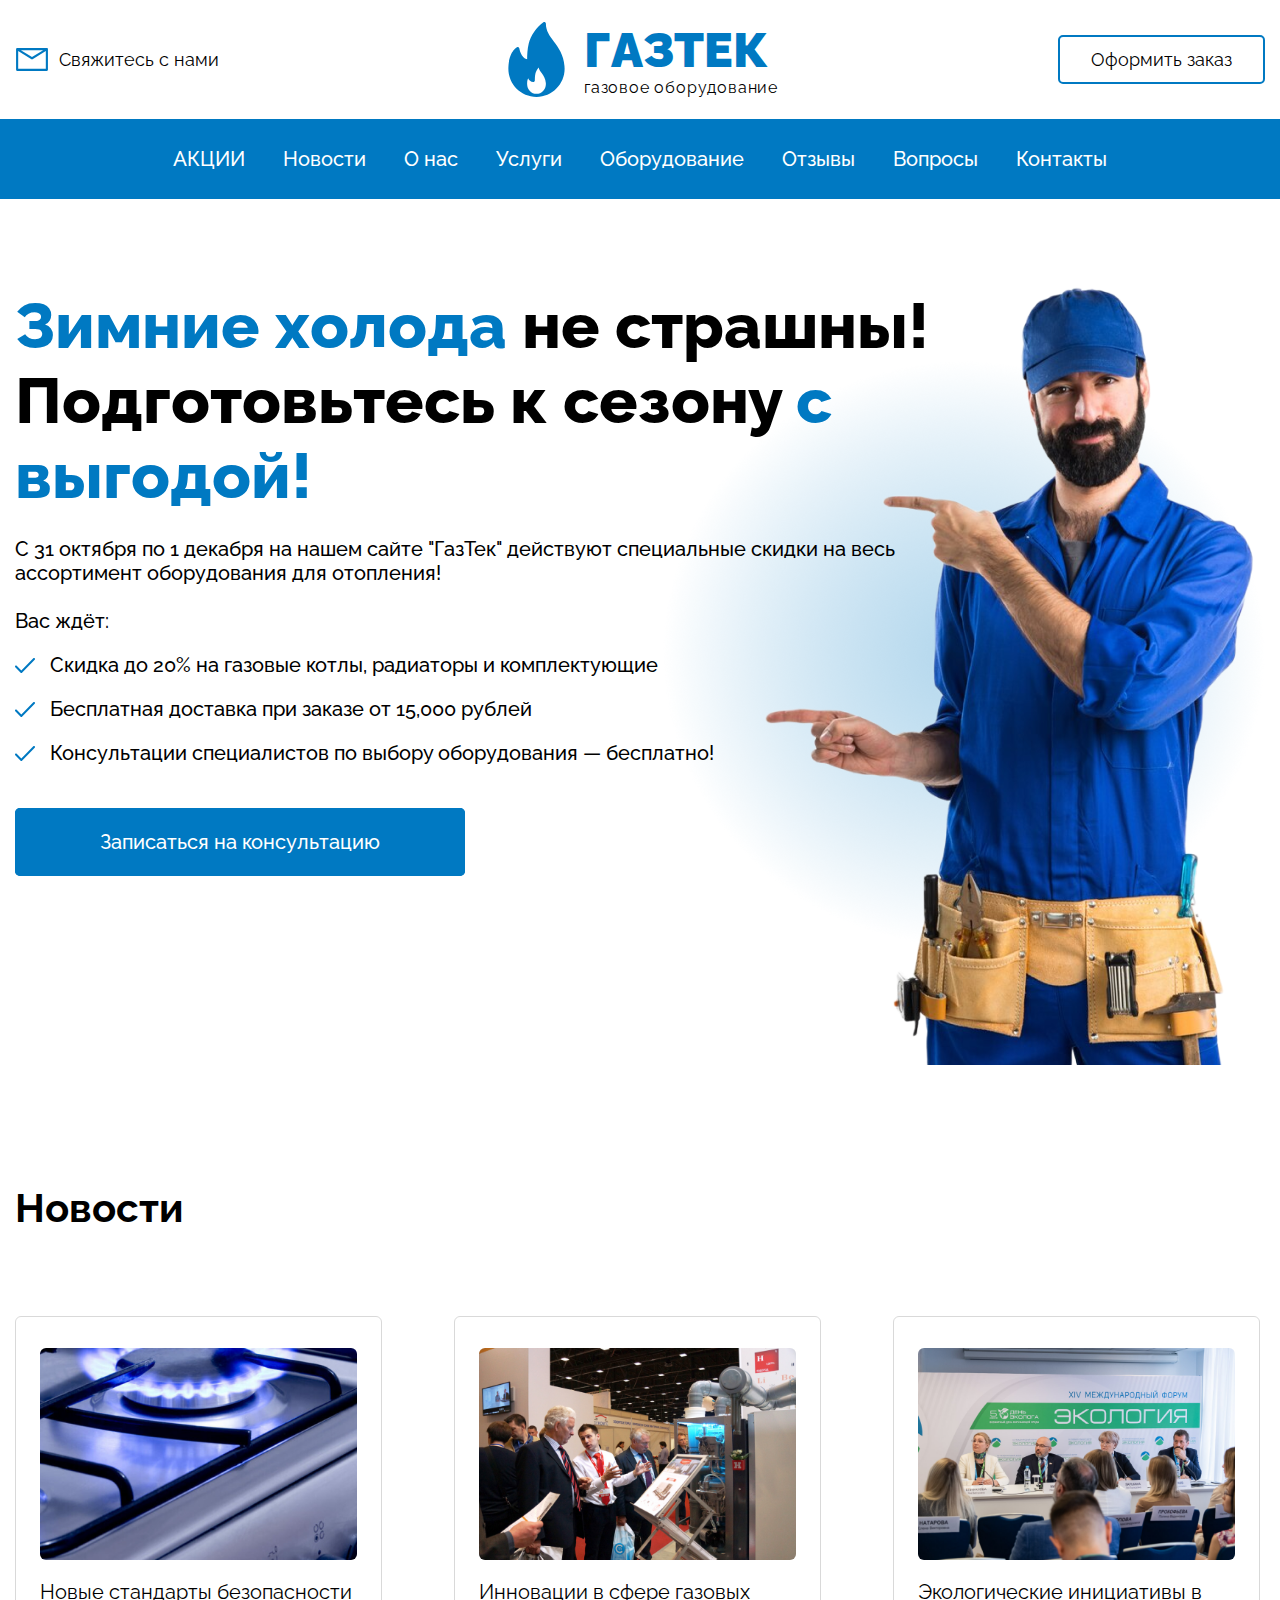
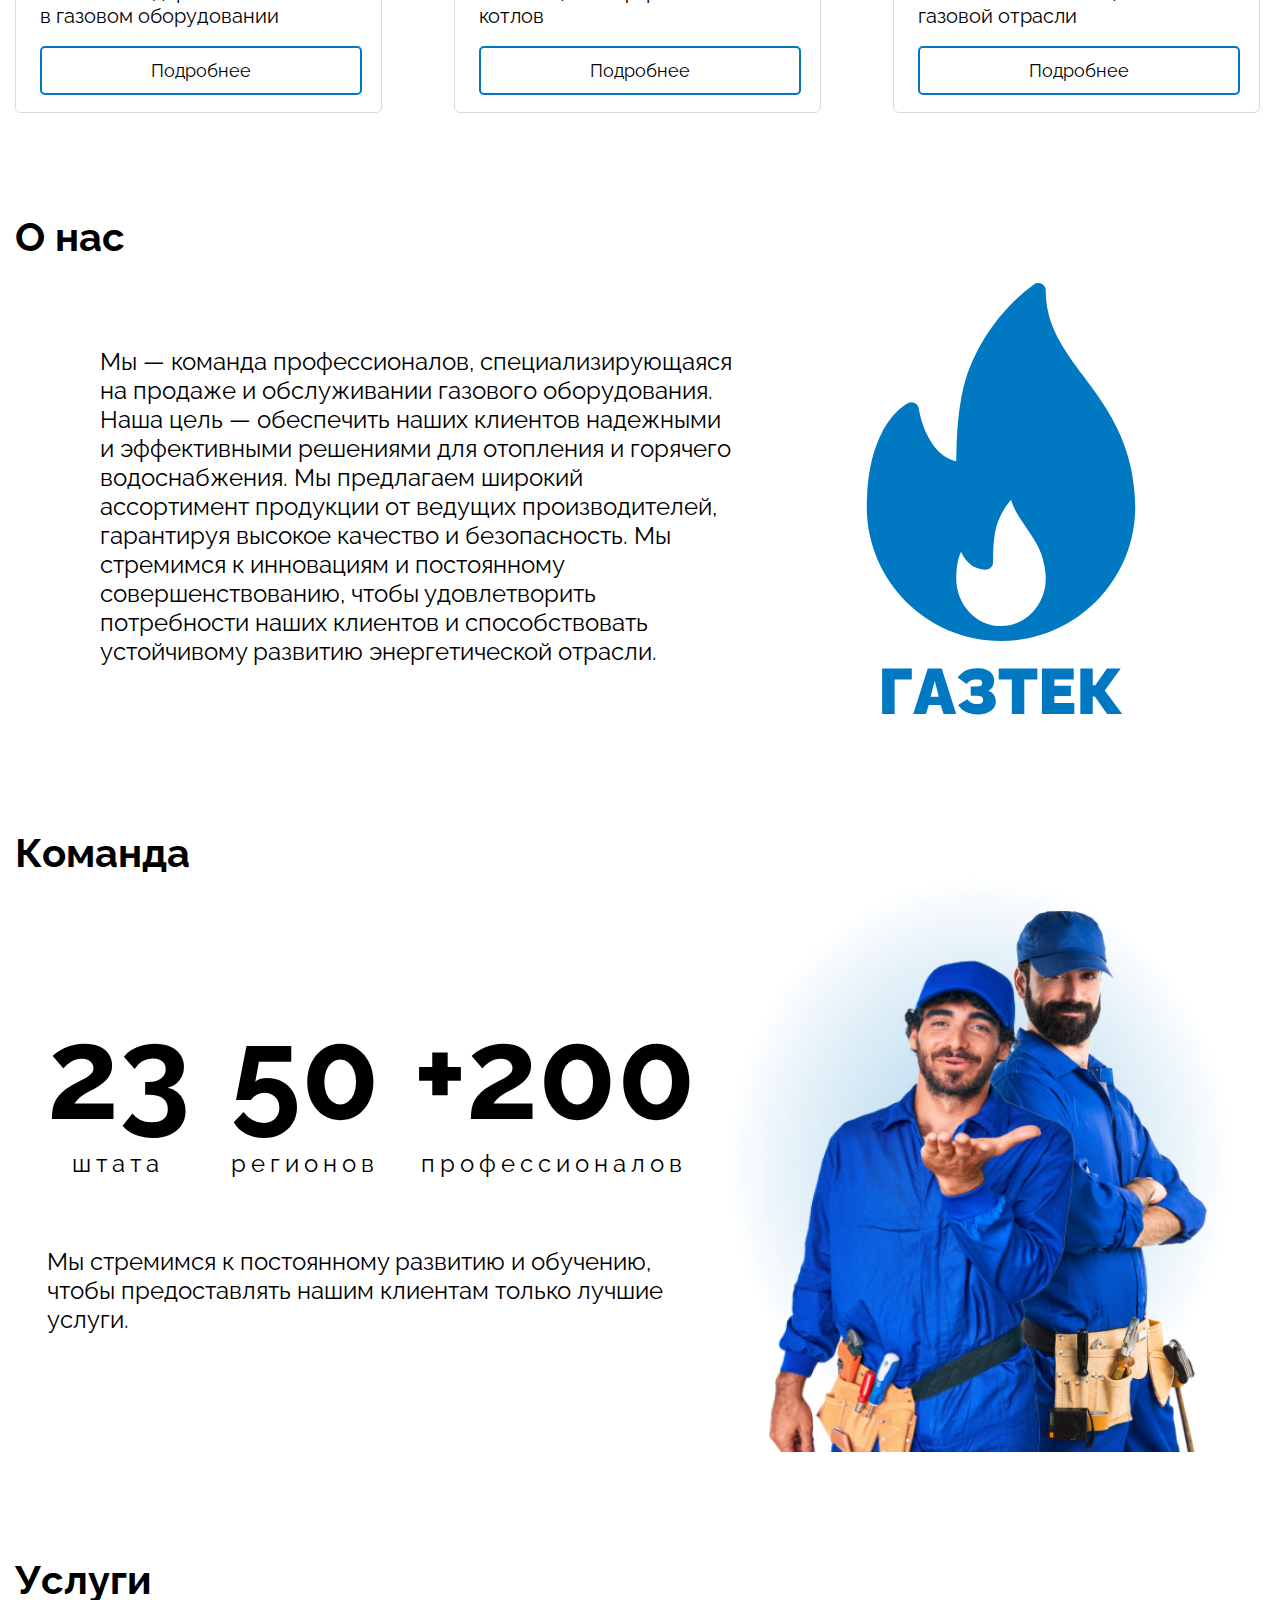
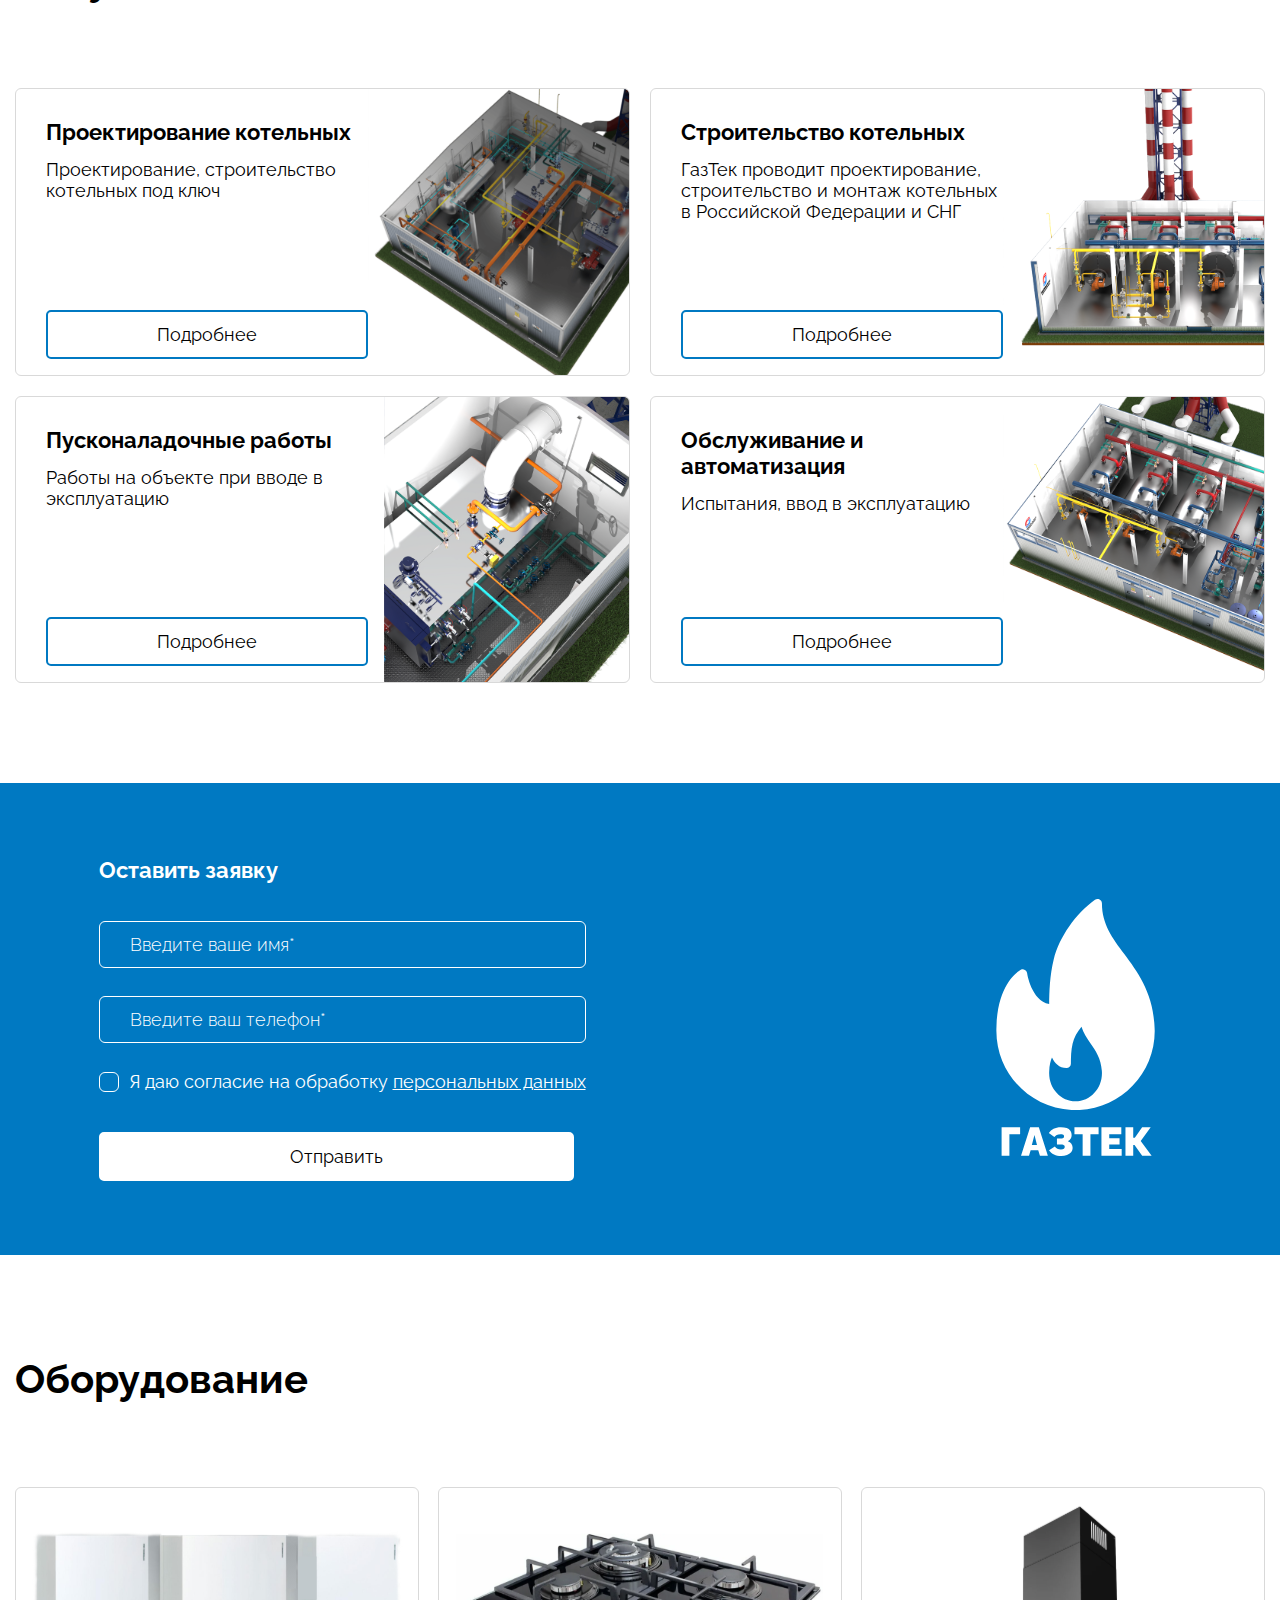
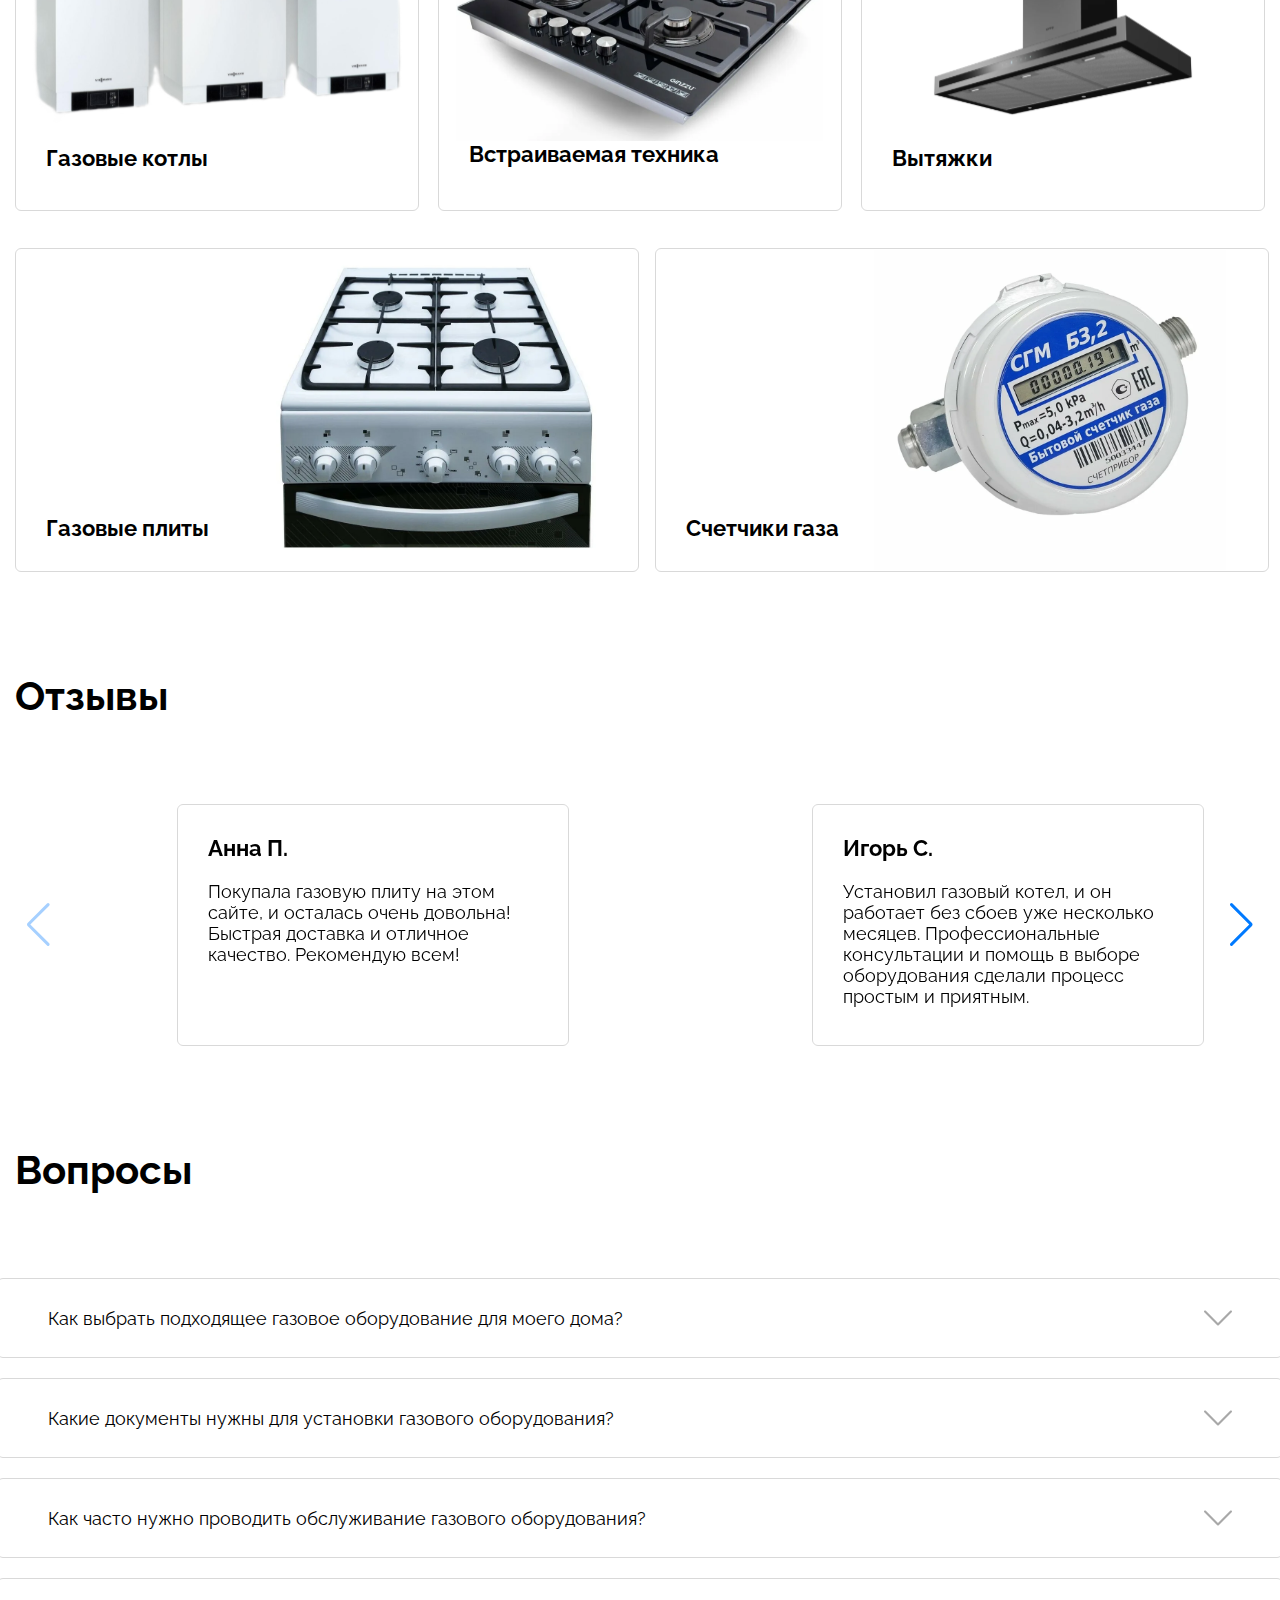
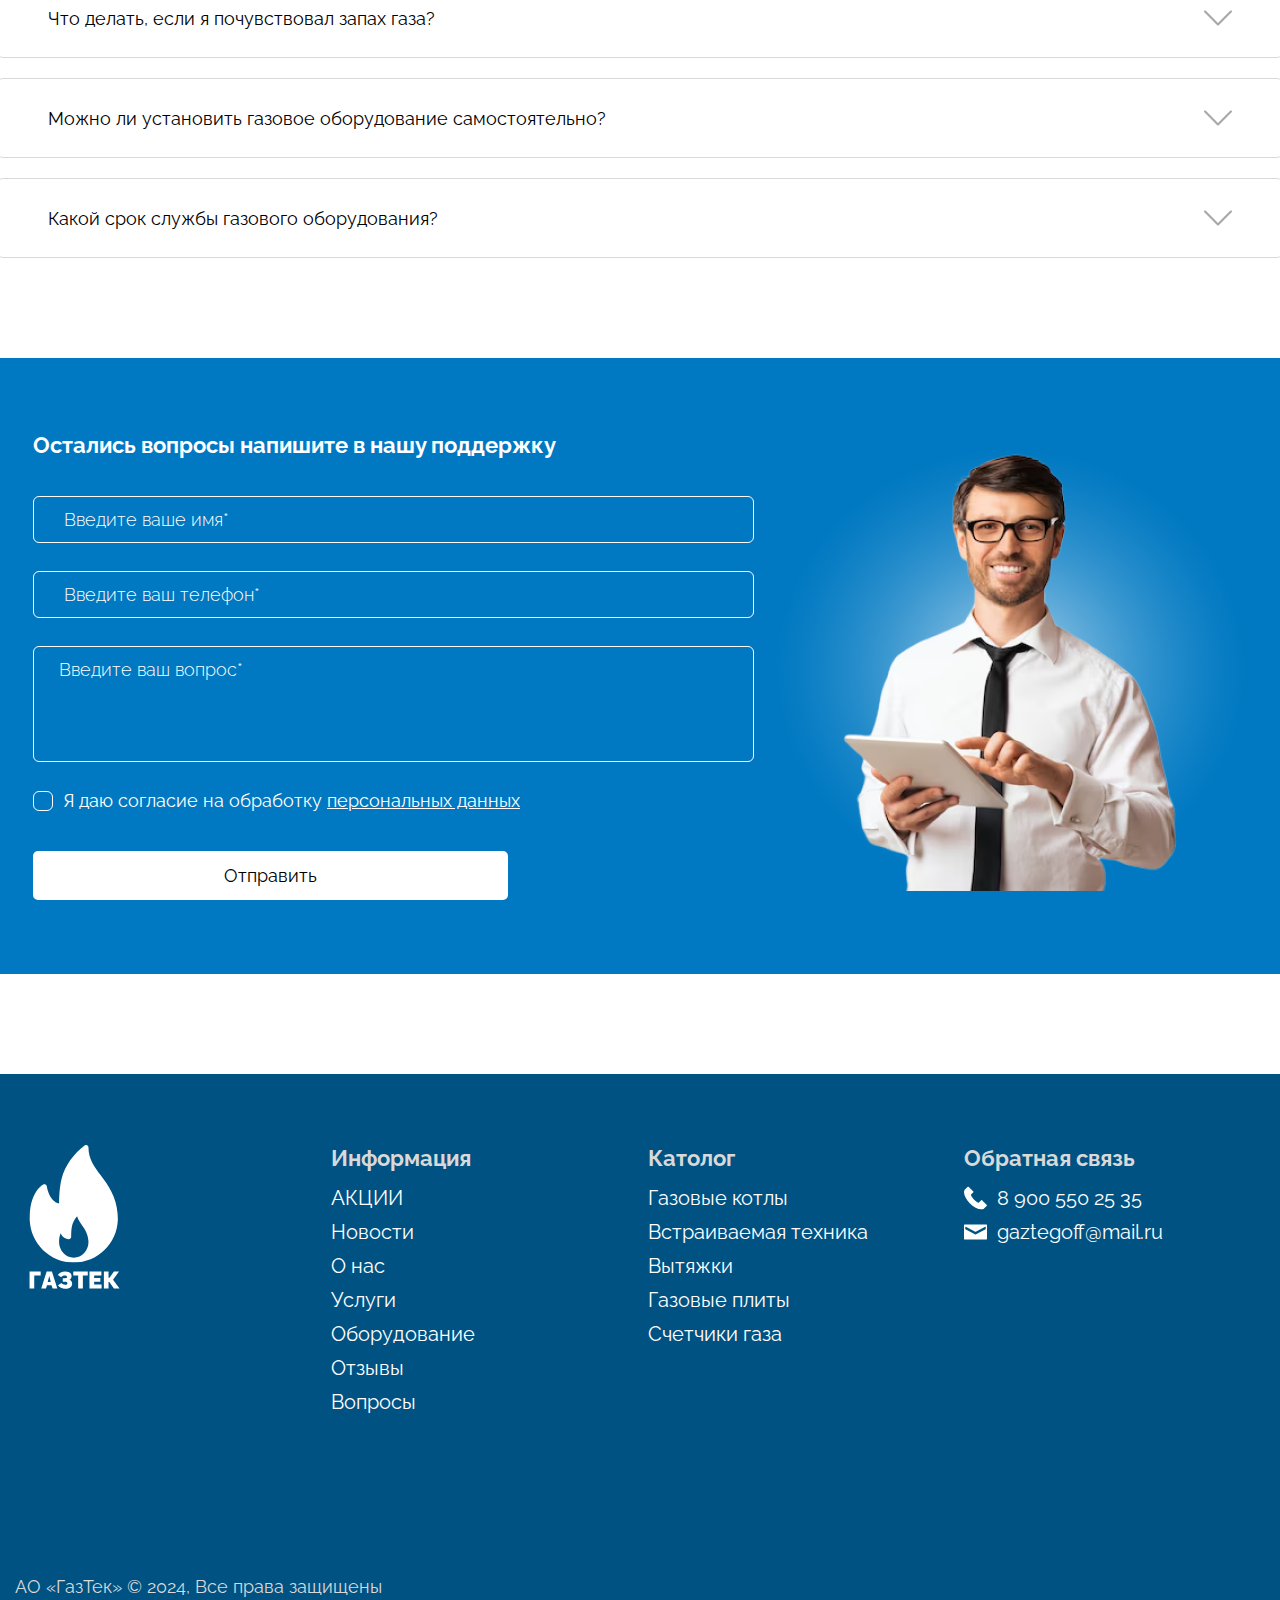
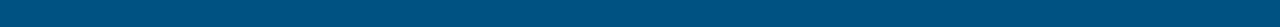
<file: index.html>
<!DOCTYPE html>
<html lang="ru">

<head>
    <meta charset="UTF-8">
    <meta name="viewport" content="width=device-width, initial-scale=1.0">
    <link rel="stylesheet" type="text/css" href="./css/styles.css">
    <link rel="stylesheet" type="text/css" href="./css/index-html.css">
    <link rel="stylesheet" type="text/css" href="./css/adaptives/adap-style.css">
    <link rel="stylesheet" type="text/css" href="./css/adaptives/adap-html.css">
    <link rel="stylesheet" type="text/css" href="./css/modal.css">
    <link type="image/x-icon" rel="shortcut icon" href="./img/fire_z39vox3x9kl5 1.svg">
    <title>ГазТек - газовое оборудование / главная</title>
    <link rel="stylesheet" href="https://cdn.jsdelivr.net/npm/swiper@11/swiper-bundle.min.css" />
    <script src="https://cdn.jsdelivr.net/npm/swiper@11/swiper-bundle.min.js"></script>
    <script src="https://ajax.googleapis.com/ajax/libs/jquery/3.1.1/jquery.min.js"></script>
</head>

<body>
    <div class="header">
        <div class="container">
            <div class="logo-adap">
                <a href="./index.html">
                    <div class="logo">
                        <img src="./img/fire_z39vox3x9kl5 1.svg" alt="">
                        <div class="logo-text">
                            <p class="title">ГАЗТЕК</p>
                            <p class="subtitle">газовое оборудование</p>
                        </div>
                    </div>
                </a>
            </div>
            <div class="header-info">
                <div class="adapt-class-head">
                    <div class="burger-menu">
                        <div class="burger-logo">
                            <button id="burger-button">
                                <span class="btn-1">
                                    <svg width="25" height="17" viewBox="0 0 25 17" fill="none"
                                        xmlns="http://www.w3.org/2000/svg">
                                        <path d="M25 14.0555H0V16.8333H25V14.0555Z" fill="#0079C2" />
                                        <path d="M25 7.11113H0V9.88893H25V7.11113Z" fill="#0079C2" />
                                        <path d="M25 0.166664H0V2.94446H25V0.166664Z" fill="#0079C2" />
                                    </svg>
                                </span>
                                <span class="btn-2 nonactive "><svg width="25" height="15" viewBox="0 0 25 15"
                                        fill="none" xmlns="http://www.w3.org/2000/svg">
                                        <path d="M22.6506 0L1 12.5L2.3889 14.9056L24.0395 2.40564L22.6506 0Z"
                                            fill="white" />
                                        <path d="M24.0198 12.5L2.36914 0L0.980241 2.40564L22.6309 14.9056L24.0198 12.5Z"
                                            fill="white" />
                                    </svg>
                                </span>
                            </button>
                        </div>
                        <ul class="menu-ul-burger">
                            <a class="li-a" href="#promotion">АКЦИИ</a>
                            <a class="li" href="#news">Новости</a>
                            <a class="li" href="#about-us">О нас</a>
                            <a class="li" href="#services">Услуги</a>
                            <a class="li" href="#equipment">Оборудование</a>
                            <a class="li" href="#reviews">Отзывы</a>
                            <a class="li" href="#feedback">Вопросы</a>
                            <a class="li" href="#footer">Контакты</a>
                        </ul>
                    </div>
                    <a href="#form" class="email">
                        <div class="push-email">
                            <svg width="47" height="47" viewBox="0 0 47 47" fill="none"
                                xmlns="http://www.w3.org/2000/svg">
                                <rect x="2.47368" y="8.65796" width="40.8158" height="28.4474" fill="white" />
                                <path
                                    d="M45.5313 9.06957C45.507 8.69682 45.3416 8.34732 45.0687 8.09219C44.7959 7.83707 44.436 7.6955 44.0625 7.69629H2.9375C2.54796 7.69629 2.17438 7.85104 1.89894 8.12648C1.62349 8.40192 1.46875 8.77551 1.46875 9.16504V37.8057C1.46875 38.1952 1.62349 38.5688 1.89894 38.8442C2.17438 39.1197 2.54796 39.2744 2.9375 39.2744H44.0625C44.452 39.2744 44.8256 39.1197 45.1011 38.8442C45.3765 38.5688 45.5313 38.1952 45.5313 37.8057V9.16504C45.5313 9.12832 45.5313 9.09895 45.5313 9.06957ZM38.9219 10.6338L23.5 20.1807L8.07813 10.6338H38.9219ZM4.40625 36.3369V11.8088L22.7216 23.1843C22.955 23.3302 23.2247 23.4075 23.5 23.4075C23.7753 23.4075 24.045 23.3302 24.2784 23.1843L42.5938 11.8088V36.3663L4.40625 36.3369Z"
                                    fill="#0079C2" />
                            </svg>
                            <p>Свяжитесь c нами</p>
                        </div>
                    </a>
                </div>
                <a href="./index.html">
                    <div class="logo">
                        <img src="./img/fire_z39vox3x9kl5 1.svg" alt="">
                        <div class="logo-text">
                            <p class="title">ГАЗТЕК</p>
                            <p class="subtitle">газовое оборудование</p>
                        </div>
                    </div>
                </a>
                <div class="bt">
                    <a href="#" id="openModal1">Оформить заказ</a>
                </div>
                <!-- Модальное окно 1 -->
                <div id="successModal1" class="modal-zakaz">
                    <div class="modal-container">
                        <div class="modal-title">
                            <h6>Оформить заказ</h6>
                            <span class="close">&times;</span>
                        </div>
                        <form action="https://api.web3forms.com/submit" method="POST">
                            <div class="form-input">
                                <input type="hidden" name="access_key" value="30cdb6dd-6a52-47f4-a020-e3b46b8f563e">
                                <input type="text" id="name" name="name" minlength="1" maxlength="20" size="10" required
                                    placeholder="Введите ваше имя*">
                                <input type="tel" id="phone" name="phone" minlength="4" maxlength="12" size="10"
                                    required placeholder="Введите ваш телефон*">
                                <div class="custom-checkbox">
                                    <input class="checkbox-input" type="checkbox" id="checkbox" name="return">
                                    <label class="custom-checkbox_1" for="checkbox">
                                    </label>
                                    <p>Я даю согласие на обработку <a href="./confidence.html">персональных данных</a></p>
                                </div>
                                <button class="bt_form" type="submit">
                                    Отправить
                                </button>
                            </div>
                        </form>
                    </div>
                </div>
            </div>
        </div>
    </div>
    <div class="menu">
        <div class="container">
            <ul class="menu-ul">
                <a class="li-a" href="#promotion">АКЦИИ</a>
                <a class="li" href="#news">Новости</a>
                <a class="li" href="#about-us">О нас</a>
                <a class="li" href="#services">Услуги</a>
                <a class="li" href="#equipment">Оборудование</a>
                <a class="li" href="#reviews">Отзывы</a>
                <a class="li" href="#feedback">Вопросы</a>
                <a class="li" href="#footer">Контакты</a>
            </ul>
        </div>
    </div>
    <div class="stocks" id="promotion">
        <div class="container">
            <div class="stocks-all-info">
                <div class="st_text">
                    <h1><span style="color: #0079C2;">Зимние холода</span> не страшны! Подготовьтесь к сезону <span
                            style="color: #0079C2;">с выгодой!</span></h1>
                    <h2>С 31 октября по 1 декабря на нашем сайте "ГазТек" действуют специальные скидки на весь
                        ассортимент
                        оборудования для отопления!</h2>
                    <div class="offers">
                        <h2>Вас ждёт:</h2>
                        <div class="offer">
                            <img src="./img/tick_vlltchoso6eq 1.svg" alt="">
                            <h2>Скидка до 20% на газовые котлы, радиаторы и комплектующие</h2>
                        </div>
                        <div class="offer">
                            <img src="./img/tick_vlltchoso6eq 1.svg" alt="">
                            <h2>Бесплатная доставка при заказе от 15,000 рублей</h2>
                        </div>
                        <div class="offer">
                            <img src="./img/tick_vlltchoso6eq 1.svg" alt="">
                            <h2>Консультации специалистов по выбору оборудования — бесплатно!</h2>
                        </div>
                    </div>
                    <div class="bt_st">
                        <a href="#form">Записаться на консультацию</a>
                    </div>
                </div>
                <div class="st-img">
                    <img src="./img/man_elops.png" alt="">
                </div>
            </div>
        </div>
    </div>
    <div class="news" id="news">
        <div class="container">
            <h3>Новости</h3>
            <div class="cards-new">
                <div class="card_new">
                    <img src="./img/image_new1.png" alt="">
                    <p>Новые стандарты безопасности в газовом оборудовании</p>
                    <div class="bt_nw">
                        <a href="./new.html">Подробнее</a>
                    </div>
                </div>
                <div class="card_new">
                    <img src="./img/image_new2.png" alt="">
                    <p>Инновации в сфере газовых котлов</p>
                    <div class="bt_nw">
                        <a href="./new.html">Подробнее</a>
                    </div>
                </div>
                <div class="card_new">
                    <img src="./img/image_new3.png" alt="">
                    <p>Экологические инициативы в газовой отрасли</p>
                    <div class="bt_nw">
                        <a href="./new.html">Подробнее</a>
                    </div>
                </div>
                <div class="card_new">
                    <img src="./img/image_new4.png" alt="">
                    <p>Рынок газового оборудования: тенденции и прогнозы</p>
                    <div class="bt_nw">
                        <a href="./new.html">Подробнее</a>
                    </div>
                </div>
            </div>
        </div>
    </div>
    <div class="about-us block" id="about-us">
        <div class="container">
            <h3>О нас</h3>
            <div class="ab_text">
                <h4>Мы — команда профессионалов, специализирующаяся на продаже и обслуживании газового оборудования.
                    Наша цель — обеспечить наших клиентов надежными и эффективными решениями для отопления и
                    горячего
                    водоснабжения. Мы предлагаем широкий ассортимент продукции от ведущих производителей, гарантируя
                    высокое качество и безопасность. Мы стремимся к инновациям и постоянному совершенствованию,
                    чтобы
                    удовлетворить потребности наших клиентов и способствовать устойчивому развитию энергетической
                    отрасли.</h4>
                <img src="./img/logo-max.svg" alt="">
            </div>
        </div>
    </div>
    <div class="comand block">
        <div class="container">
            <h3>Команда</h3>
            <div class="cm-main">
                <div class="cm-text">
                    <div class="cm_numbers">
                        <div class="num-s">
                            <h5>23</h5>
                            <h4>штата</h4>
                        </div>
                        <div class="num-s">
                            <h5>50</h5>
                            <h4>регионов</h4>
                        </div>
                        <div class="num-s">
                            <h5>+200</h5>
                            <h4>профессионалов</h4>
                        </div>
                    </div>
                    <h4>Мы стремимся к постоянному развитию и обучению, чтобы предоставлять нашим клиентам только
                        лучшие услуги.</h4>
                </div>
                <div class="cm-img">
                    <img src="./img/comand-img.png" alt="">
                </div>
            </div>
        </div>
    </div>
    <div class="services block" id="services">
        <div class="container">
            <h3>Услуги</h3>
            <div class="card-services">
                <div class="cd_serv">
                    <div class="serv-main">
                        <div class="serv-txt">
                            <h6>Проектирование котельных</h6>
                            <p>Проектирование, строительство котельных под ключ</p>
                        </div>
                        <div class="bt_serv">
                            <a href="./services1.html">Подробнее</a>
                        </div>
                    </div>
                    <img src="./img/boiler-houses.svg" alt="" class="serv-img">
                </div>
                <div class="cd_serv">
                    <div class="serv-main">
                        <div class="serv-txt">
                            <h6>Строительство котельных</h6>
                            <p>ГазТек проводит проектирование, строительство и монтаж котельных в Российской
                                Федерации и
                                СНГ</p>
                        </div>
                        <div class="bt_serv">
                            <a href="./services2.html">Подробнее</a>
                        </div>
                    </div>
                    <img src="./img/abuh83rkgzz06raxtp1xg9i29qbdnv4u 1.svg" alt="" class="serv-img">
                </div>
                <div class="cd_serv">
                    <div class="serv-main">
                        <div class="serv-txt">
                            <h6>Пусконаладочные работы</h6>
                            <p>Работы на объекте при вводе в эксплуатацию</p>
                        </div>
                        <div class="bt_serv">
                            <a href="./services3.html">Подробнее</a>
                        </div>
                    </div>
                    <img src="./img/re6tsxmd54eg1i92sdycmqwtn65x1a35 1.svg" alt="" class="serv-img">
                </div>
                <div class="cd_serv">
                    <div class="serv-main">
                        <div class="serv-txt">
                            <h6>Обслуживание и автоматизация</h6>
                            <p>Испытания, ввод в эксплуатацию</p>
                        </div>
                        <div class="bt_serv">
                            <a href="./services4.html">Подробнее</a>
                        </div>
                    </div>
                    <img src="./img/5nkjyg8eyi5dnmauqqmcbrj1jvp4lhkc 1.svg" alt="" class="serv-img">
                </div>
            </div>
        </div>
    </div>
    <div class="form block" id="form">
        <div class="container">
            <h6>Оставить заявку</h6>
            <div class="form-main">
                <form action="https://api.web3forms.com/submit" method="POST">
                    <div class="form-input">
                        <input type="hidden" name="access_key" value="30cdb6dd-6a52-47f4-a020-e3b46b8f563e">
                        <input type="text" id="name" name="name" minlength="1" maxlength="20" size="10" required
                            placeholder="Введите ваше имя*">
                        <input type="tel" id="phone" name="phone" minlength="4" maxlength="12" size="10" required
                            placeholder="Введите ваш телефон*">
                        <div class="custom-checkbox">
                            <input class="checkbox-input" type="checkbox" id="checkbox1" name="return">
                            <label class="custom-checkbox_1" for="checkbox1"></label>
                            <p>Я даю согласие на обработку <a href="./confidence.html">персональных данных</a></p>
                        </div>
                        <button class="bt_form" type="submit">Отправить</button>
                    </div>
                </form>
                <img src="./img/logo-form.svg" alt="">
            </div>
        </div>
    </div>
    <div class="equipment block" id="equipment">
        <div class="container">
            <h3>Оборудование</h3>
            <div class="equment-cards">
                <div class="eqmnt-cards">
                    <a href="./equipment1.html">
                        <div class="eqmnt-cd">
                            <img src="./img/equipment/gaz-kotls.svg" alt="">
                            <h6>Газовые котлы</h6>
                        </div>
                    </a>
                    <a href="./equipment2.html">
                        <div class="eqmnt-cd">
                            <img src="./img/equipment/technika.svg" alt="">
                            <h6>Встраиваемая техника</h6>
                        </div>
                    </a>
                    <a href="./equipment3.html">
                        <div class="eqmnt-cd">
                            <img src="./img/equipment/vitazka.svg" alt="">
                            <h6>Вытяжки</h6>
                        </div>
                    </a>
                </div>
                <div class="eqmnt-cards2">
                    <a href="./equipment4.html">
                        <div class="eqmnt-cd">
                            <h6>Газовые плиты</h6>
                            <img src="./img/equipment/gaz-plita.svg" alt="">
                        </div>
                    </a>
                    <a href="./equipment5.html">
                        <div class="eqmnt-cd">
                            <h6>Счетчики газа</h6>
                            <img src="./img/equipment/chetchik-gaz.svg" alt="">
                        </div>
                    </a>
                </div>
            </div>
        </div>
    </div>
    <div class="reviews block" id="reviews">
        <div class="container">
            <h3>Отзывы</h3>
            <div class="swiper reviewss">
                <div class="swiper-wrapper">
                    <div class="swiper-slide">
                        <div class="rew-cd">
                            <h6>Анна П.</h6>
                            <p>Покупала газовую плиту на этом сайте, и осталась очень довольна! Быстрая доставка и
                                отличное качество. Рекомендую всем!</p>
                        </div>
                    </div>
                    <div class="swiper-slide">
                        <div class="rew-cd">
                            <h6>Игорь С.</h6>
                            <p>Установил газовый котел, и он работает без сбоев уже несколько месяцев.
                                Профессиональные
                                консультации и помощь в выборе оборудования сделали процесс простым и приятным.</p>
                        </div>
                    </div>
                    <div class="swiper-slide">
                        <div class="rew-cd">
                            <h6>Елена К.</h6>
                            <p>Обратилась за помощью в подборе газового оборудования для дачи. Менеджеры были очень
                                вежливыми и компетентными. Спасибо за отличный сервис!</p>
                        </div>
                    </div>
                    <div class="swiper-slide">
                        <div class="rew-cd">
                            <h6>Дмитрий Л.</h6>
                            <p>Заказал газовую плиту — все пришло в срок, без повреждений. Хорошая цена и
                                качественное обслуживание. Буду заказывать снова!</p>
                        </div>
                    </div>
                    <div class="swiper-slide">
                        <div class="rew-cd">
                            <h6>Олег П.</h6>
                            <p>Купил газовую колонку на этом сайте. Отличное качество по разумной цене! Установка
                                прошла без проблем, а сервис на высшем уровне. Очень доволен покупкой</p>
                        </div>
                    </div>
                    <div class="swiper-slide">
                        <div class="rew-cd">
                            <h6>Вероника А.</h6>
                            <p>Обратилась в компанию за помощью в выборе газового обогревателя. Специалисты
                                оказались очень компетентными и помогли подобрать идеальный вариант для моего дома.
                                Теперь у нас всегда тепло!</p>
                        </div>
                    </div>
                    <div class="swiper-slide">
                        <div class="rew-cd">
                            <h6>Петр В.</h6>
                            <p>Пользуюсь газовой плитой уже несколько месяцев, и могу сказать, что это лучшее
                                решение для моей кухни. Удобно, быстро и экономично. Спасибо за профессиональную
                                консультацию!</p>
                        </div>
                    </div>
                </div>
                <div class="swiper-button-next"></div>
                <div class="swiper-button-prev"></div>
            </div>
        </div>
    </div>
    <div class="questions block" id="questions">
        <div class="container">
            <h3>Вопросы</h3>
            <div class="slide-doggel">
                <div class="box">
                    <div class="js-doggel" data-container="doggel-1">
                        <p>Как выбрать подходящее газовое оборудование для моего дома?</p>
                        <img src="./img/arrow.svg" alt="">
                    </div>
                    <div class="doggel-container" id="doggel-1">
                        <p>Важно учитывать размер помещения, тип используемого газа и ваши потребности в отоплении
                            или
                            приготовлении пищи.</p>
                    </div>
                </div>
                <div class="box">
                    <div class="js-doggel" data-container="doggel-2">
                        <p>Какие документы нужны для установки газового оборудования?</p>
                        <img src="./img/arrow.svg" alt="">
                    </div>
                    <div class="doggel-container" id="doggel-2">
                        <p>Обычно требуется проектная документация, разрешение на установку и акт о соответствии.
                            Рекомендуем проконсультироваться с местными органами.</p>
                    </div>
                </div>
                <div class="box">
                    <div class="js-doggel" data-container="doggel-3">
                        <p>Как часто нужно проводить обслуживание газового оборудования?</p>
                        <img src="./img/arrow.svg" alt="">
                    </div>
                    <div class="doggel-container" id="doggel-3">
                        <p>Рекомендуется проводить техническое обслуживание не реже одного раза в год, чтобы
                            обеспечить
                            безопасность и эффективность работы.</p>
                    </div>
                </div>
                <div class="box">
                    <div class="js-doggel" data-container="doggel-4">
                        <p>Что делать, если я почувствовал запах газа?</p>
                        <img src="./img/arrow.svg" alt="">
                    </div>
                    <div class="doggel-container" id="doggel-4">
                        <p>Немедленно закройте газовый кран, проветрите помещение и покиньте его. Позвоните в
                            аварийную
                            службу или газовую компанию.</p>
                    </div>
                </div>
                <div class="box">
                    <div class="js-doggel" data-container="doggel-5">
                        <p>Можно ли установить газовое оборудование самостоятельно?</p>
                        <img src="./img/arrow.svg" alt="">
                    </div>
                    <div class="doggel-container" id="doggel-5">
                        <p>Установка газового оборудования требует профессиональных навыков и соблюдения норм
                            безопасности. Рекомендуем обращаться к сертифицированным специалистам.</p>
                    </div>
                </div>
                <div class="box">
                    <div class="js-doggel" data-container="doggel-6">
                        <p>Какой срок службы газового оборудования?</p>
                        <img src="./img/arrow.svg" alt="">
                    </div>
                    <div class="doggel-container" id="doggel-6">
                        <p>Срок службы зависит от типа оборудования и условий эксплуатации, но в среднем составляет
                            от
                            10 до 20 лет. Регулярное обслуживание может продлить срок службы.</p>
                    </div>
                </div>
            </div>
        </div>
    </div>
    <div class="feedback block" id="feedback">
        <div class="container">
            <div class="fee-main">
                <div class="free-main_text">
                    <h6>Остались вопросы напишите в нашу поддержку</h6>
                    <form action="https://api.web3forms.com/submit" method="POST">
                        <div class="fee-input">
                            <input type="hidden" name="access_key" value="30cdb6dd-6a52-47f4-a020-e3b46b8f563e">
                            <input type="text" id="name" name="name" minlength="1" maxlength="20" size="10" required
                                placeholder="Введите ваше имя*">
                            <input type="tel" id="phone" name="phone" minlength="4" maxlength="12" size="10" required
                                placeholder="Введите ваш телефон*">
                            <textarea class="free-opros" name="message" id="opros" cols="30" rows="10"
                                placeholder="Введите ваш вопрос*" required></textarea>
                            <div class="custom-checkbox">
                                <input class="checkbox-input" type="checkbox" id="checkbox2" name="return">
                                <label class="custom-checkbox_1" for="checkbox2"></label>
                                <p>Я даю согласие на обработку <a href="./confidence.html">персональных данных</a></p>
                            </div>
                            <button class="bt_form" type="submit">Отправить</button>

                            <div id="successModal4" class="modal">
                                <div class="modal-content">
                                    <p>Форма успешно отправлена!</p>
                                    <span class="close">&times;</span>
                                </div>
                            </div>
                        </div>
                    </form>
                </div>
                <img src="./img/manager.png" alt="">
            </div>
        </div>
    </div>
    <div class="footer" id="footer">
        <div class="container">
            <div class="footer-main">
                <a href="./index.html">
                    <div class="ft-logo">
                        <img src="./img/logo-footer.svg" alt="">
                    </div>
                </a>
                <div class="ft-menu">
                    <h6>Информация</h6>
                    <ul class="ft-menu-li">
                        <a class="li" href="./index.html#promotion">АКЦИИ</a>
                        <a class="li" href="./index.html#news">Новости</a>
                        <a class="li" href="./index.html#about-us">О нас</a>
                        <a class="li" href="./index.html#services">Услуги</a>
                        <a class="li" href="./index.html#equipment">Оборудование</a>
                        <a class="li" href="./index.html#reviews">Отзывы</a>
                        <a class="li" href="./index.html#questions">Вопросы</a>
                    </ul>
                </div>
                <div class="ft-menu">
                    <h6>Католог</h6>
                    <ul class="ft-menu-li">
                        <a class="li" href="./equipment1.html">Газовые котлы</a>
                        <a class="li" href="./equipment2.html">Встраиваемая техника</a>
                        <a class="li" href="./equipment3.html">Вытяжки</a>
                        <a class="li" href="./equipment4.html">Газовые плиты</a>
                        <a class="li" href="./equipment5.html">Счетчики газа</a>
                    </ul>
                </div>
                <div class="ft-menu">
                    <h6>Обратная связь</h6>
                    <ul class="ft-menu-li">
                        <div class="ft-menu-contact">
                            <img src="./img/telephone_auricular_laqksh30nanc 1.svg" alt=""><a class="li"
                                href="tel:89005502535">8 900 550 25 35</a>
                        </div>
                        <div class="ft-menu-contact">
                            <img src="./img/new_email_filled_closed_envelope_back_kysgkdizsama (1).svg" alt=""><a
                                class="li" href="mailto:gaztegoff@mail.ru">gaztegoff@mail.ru</a>
                        </div>
                    </ul>
                </div>
            </div>
            <div class="footer-copirater">
                <p>АО «ГазТек» © 2024, Все права защищены</p>
            </div>
        </div>
    </div>
    <script src="./sleid.js"></script>
    <script>
        document.addEventListener('DOMContentLoaded', function () {
            const burgerButton = document.getElementById('burger-button');
            const menuUlBurger = document.querySelector('.menu-ul-burger');
            const btn1 = document.querySelector('.btn-1');
            const btn2 = document.querySelector('.btn-2');
            const menuLinks = document.querySelectorAll('.menu-ul-burger a');

            burgerButton.addEventListener('click', function () {
                menuUlBurger.classList.toggle('activ');
                btn1.classList.toggle('nonactive');
                btn2.classList.toggle('activ-btn');
            });

            menuLinks.forEach(link => {
                link.addEventListener('click', function (event) {
                    event.preventDefault();
                    const targetId = this.getAttribute('href').substring(1);
                    const targetElement = document.getElementById(targetId);

                    if (targetElement) {
                        targetElement.scrollIntoView({ behavior: 'smooth' });
                    }

                    menuUlBurger.classList.remove('activ');
                    btn1.classList.remove('nonactive');
                    btn2.classList.remove('activ-btn');
                });
            });
        });
        document.getElementById('checkbox1').addEventListener('change', function () {
            var checkbox = this;
            var submitButton = document.getElementById('submitButton');
            submitButton.disabled = !checkbox.checked;
        });
    </script>
</body>

</html>
</file>
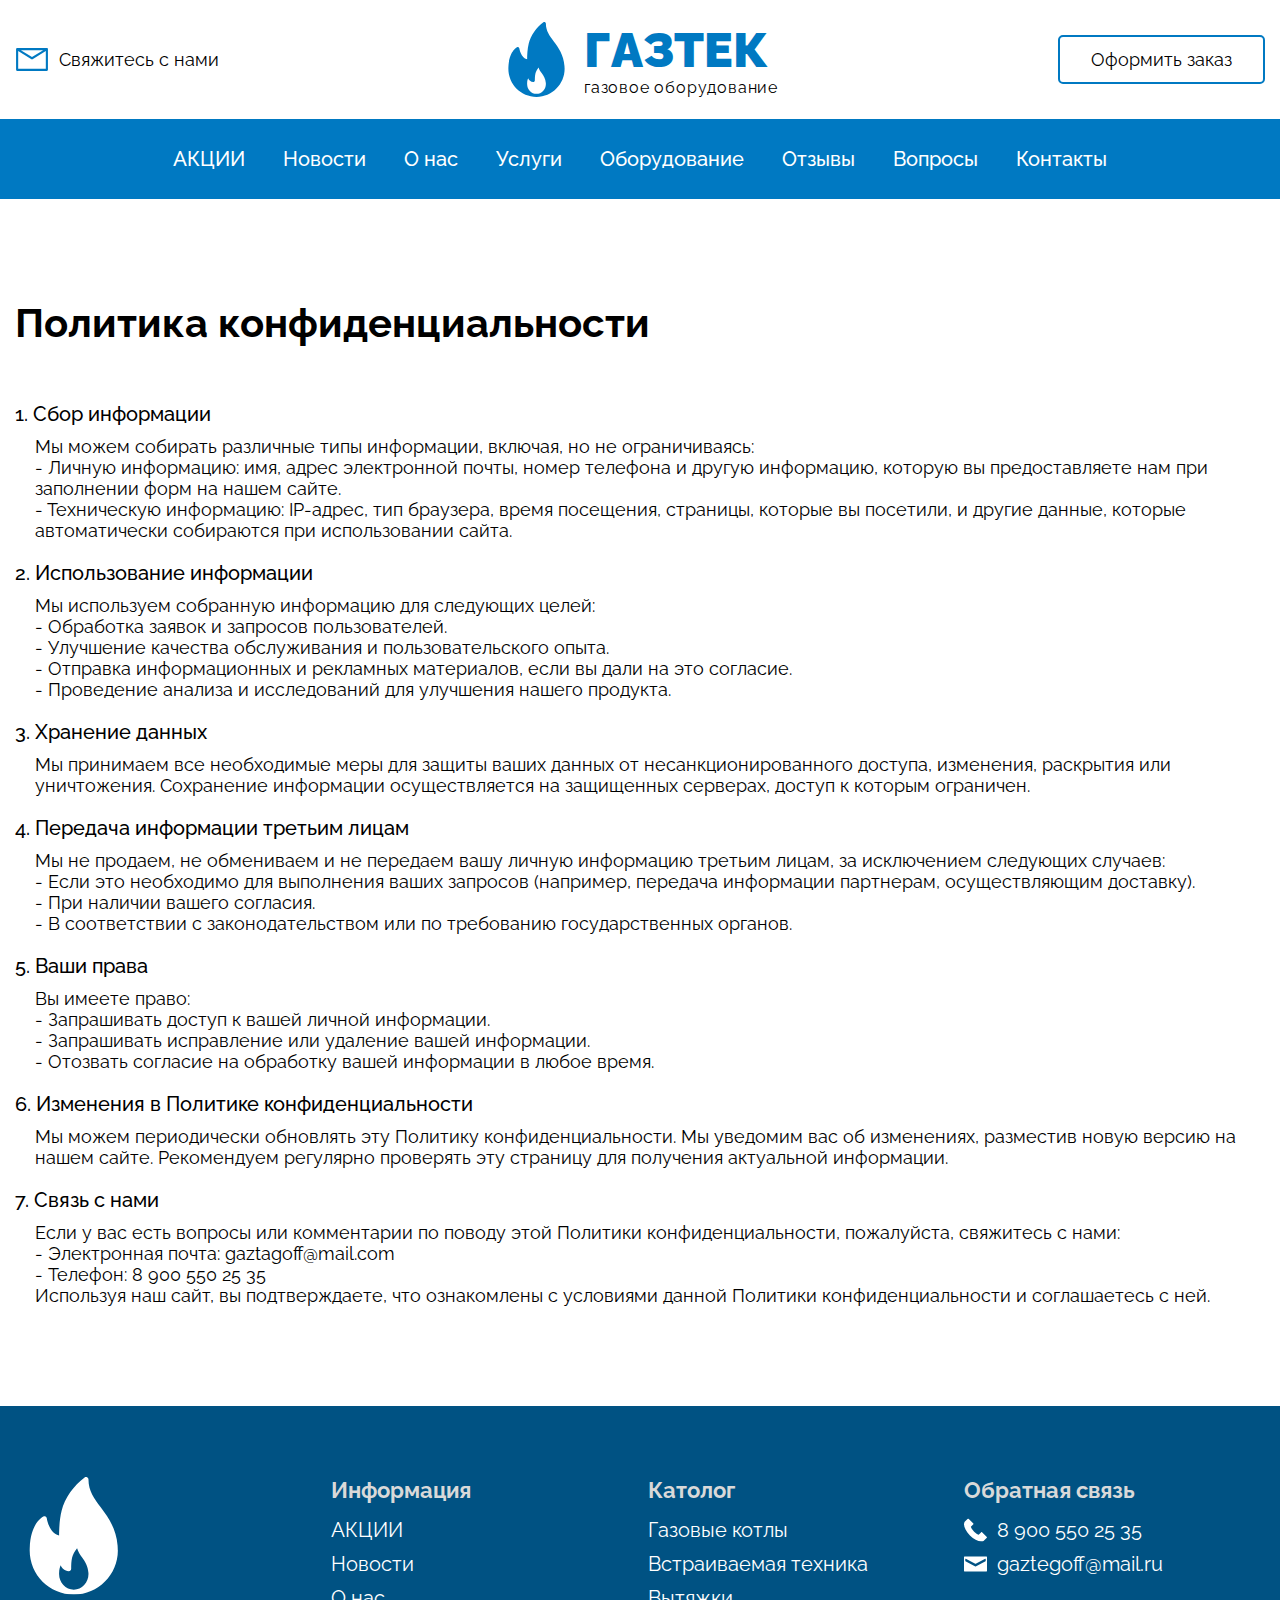
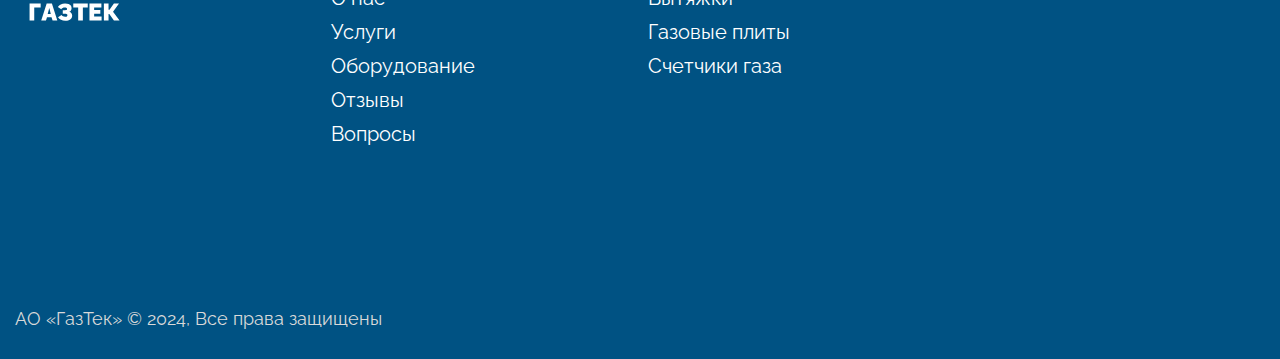
<file: confidence.html>
<!DOCTYPE html>
<html lang="ru">

<head>
    <meta charset="UTF-8">
    <meta name="viewport" content="width=device-width, initial-scale=1.0">
    <link rel="stylesheet" type="text/css" href="./css/styles.css">
    <link rel="stylesheet" type="text/css" href="./css/modal.css">
    <link rel="stylesheet" type="text/css" href="./css/services-style.css">
    <link rel="stylesheet" type="text/css" href="./css/adaptives/adap-style.css">
    <link rel="stylesheet" type="text/css" href="./css/adaptives/adap-services.css">
    <link rel="stylesheet" type="text/css" href="./css/modal.css">
    <link type="image/x-icon" rel="shortcut icon" href="./img/fire_z39vox3x9kl5 1.svg">
    <title>ГазТек - газовое оборудование / проектирование котельных</title>
    <link rel="stylesheet" href="https://cdn.jsdelivr.net/npm/swiper@11/swiper-bundle.min.css" />
    <script src="https://cdn.jsdelivr.net/npm/swiper@11/swiper-bundle.min.js"></script>
    <script src="https://ajax.googleapis.com/ajax/libs/jquery/3.1.1/jquery.min.js"></script>
</head>

<body>
    <div class="header">
        <div class="container">
            <div class="logo-adap">
                <a href="./index.html">
                    <div class="logo">
                        <img src="./img/fire_z39vox3x9kl5 1.svg" alt="">
                        <div class="logo-text">
                            <p class="title">ГАЗТЕК</p>
                            <p class="subtitle">газовое оборудование</p>
                        </div>
                    </div>
                </a>
            </div>
            <div class="header-info">
                <div class="adapt-class-head">
                    <div class="burger-menu">
                        <div class="burger-logo">
                            <button id="burger-button">
                                <span class="btn-1">
                                    <svg width="25" height="17" viewBox="0 0 25 17" fill="none"
                                        xmlns="http://www.w3.org/2000/svg">
                                        <path d="M25 14.0555H0V16.8333H25V14.0555Z" fill="#0079C2" />
                                        <path d="M25 7.11113H0V9.88893H25V7.11113Z" fill="#0079C2" />
                                        <path d="M25 0.166664H0V2.94446H25V0.166664Z" fill="#0079C2" />
                                    </svg>
                                </span>
                                <span class="btn-2 nonactive "><svg width="25" height="15" viewBox="0 0 25 15"
                                        fill="none" xmlns="http://www.w3.org/2000/svg">
                                        <path d="M22.6506 0L1 12.5L2.3889 14.9056L24.0395 2.40564L22.6506 0Z"
                                            fill="white" />
                                        <path d="M24.0198 12.5L2.36914 0L0.980241 2.40564L22.6309 14.9056L24.0198 12.5Z"
                                            fill="white" />
                                    </svg>
                                </span>
                            </button>
                        </div>
                        <ul class="menu-ul-burger">
                            <a class="li-a" href="./index.html#promotion">АКЦИИ</a>
                            <a class="li" href="./index.html#news">Новости</a>
                            <a class="li" href="./index.html#about-us">О нас</a>
                            <a class="li" href="./index.html#services">Услуги</a>
                            <a class="li" href="./index.html#equipment">Оборудование</a>
                            <a class="li" href="./index.html#reviews">Отзывы</a>
                            <a class="li" href="./index.html#feedback">Вопросы</a>
                            <a class="li" href="#footer">Контакты</a>
                        </ul>
                    </div>
                    <a href="#form" class="email">
                        <div class="push-email">
                            <svg width="47" height="47" viewBox="0 0 47 47" fill="none"
                                xmlns="http://www.w3.org/2000/svg">
                                <rect x="2.47368" y="8.65796" width="40.8158" height="28.4474" fill="white" />
                                <path
                                    d="M45.5313 9.06957C45.507 8.69682 45.3416 8.34732 45.0687 8.09219C44.7959 7.83707 44.436 7.6955 44.0625 7.69629H2.9375C2.54796 7.69629 2.17438 7.85104 1.89894 8.12648C1.62349 8.40192 1.46875 8.77551 1.46875 9.16504V37.8057C1.46875 38.1952 1.62349 38.5688 1.89894 38.8442C2.17438 39.1197 2.54796 39.2744 2.9375 39.2744H44.0625C44.452 39.2744 44.8256 39.1197 45.1011 38.8442C45.3765 38.5688 45.5313 38.1952 45.5313 37.8057V9.16504C45.5313 9.12832 45.5313 9.09895 45.5313 9.06957ZM38.9219 10.6338L23.5 20.1807L8.07813 10.6338H38.9219ZM4.40625 36.3369V11.8088L22.7216 23.1843C22.955 23.3302 23.2247 23.4075 23.5 23.4075C23.7753 23.4075 24.045 23.3302 24.2784 23.1843L42.5938 11.8088V36.3663L4.40625 36.3369Z"
                                    fill="#0079C2" />
                            </svg>
                            <p>Свяжитесь c нами</p>
                        </div>
                    </a>
                </div>
                <a href="./index.html">
                    <div class="logo">
                        <img src="./img/fire_z39vox3x9kl5 1.svg" alt="">
                        <div class="logo-text">
                            <p class="title">ГАЗТЕК</p>
                            <p class="subtitle">газовое оборудование</p>
                        </div>
                    </div>
                </a>
                <div class="bt">
                    <a href="#" id="openModal1">Оформить заказ</a>
                </div>
                <!-- Модальное окно 1 -->
                <div id="successModal1" class="modal-zakaz">
                    <div class="modal-container">
                        <div class="modal-title">
                            <h6>Оформить заказ</h6>
                            <span class="close">&times;</span>
                        </div>
                        <form action="https://api.web3forms.com/submit" method="POST">
                            <div class="form-input">
                                <input type="hidden" name="access_key" value="30cdb6dd-6a52-47f4-a020-e3b46b8f563e">
                                <input type="text" id="name" name="name" minlength="1" maxlength="20" size="10" required
                                    placeholder="Введите ваше имя*">
                                <input type="tel" id="phone" name="phone" minlength="4" maxlength="12" size="10"
                                    required placeholder="Введите ваш телефон*">
                                <div class="custom-checkbox">
                                    <input class="checkbox-input" type="checkbox" id="checkbox" name="return">
                                    <label class="custom-checkbox_1" for="checkbox">
                                    </label>
                                    <p>Я даю согласие на обработку <a href="./confidence.html">персональных данных</a>
                                    </p>
                                </div>
                                <button class="bt_form" type="submit">
                                    Отправить
                                </button>
                            </div>
                        </form>
                    </div>
                </div>
            </div>
        </div>
    </div>
    <div class="menu block">
        <div class="container">
            <ul class="menu-ul">
                <a class="li-a" href="./index.html#promotion">АКЦИИ</a>
                <a class="li" href="./index.html#news">Новости</a>
                <a class="li" href="./index.html#about-us">О нас</a>
                <a class="li" href="./index.html#services">Услуги</a>
                <a class="li" href="./index.html#equipment">Оборудование</a>
                <a class="li" href="./index.html#reviews">Отзывы</a>
                <a class="li" href="./index.html#feedback">Вопросы</a>
                <a class="li" href="#footer">Контакты</a>
            </ul>
        </div>
    </div>
    <div class="stages block">
        <div class="container">
            <h3>Политика конфиденциальности</h3>
            <div class="stages-main">
                <div class="stages-title">
                    <h2>1. Сбор информации</h2>
                    <p>Мы можем собирать различные типы информации, включая, но не ограничиваясь:<br>
                        - Личную информацию: имя, адрес электронной почты, номер телефона и другую информацию, которую
                        вы предоставляете нам при заполнении форм на нашем сайте.<br>
                        - Техническую информацию: IP-адрес, тип браузера, время посещения, страницы, которые вы
                        посетили, и другие данные, которые автоматически собираются при использовании сайта.</p>
                </div>
                <div class="stages-title">
                    <h2>2. Использование информации</h2>
                    <p>Мы используем собранную информацию для следующих целей:<br>
                        - Обработка заявок и запросов пользователей.<br>
                        - Улучшение качества обслуживания и пользовательского опыта.<br>
                        - Отправка информационных и рекламных материалов, если вы дали на это согласие.<br>
                        - Проведение анализа и исследований для улучшения нашего продукта.</p>
                </div>
                <div class="stages-title">
                    <h2>3. Хранение данных</h2>
                    <p>Мы принимаем все необходимые меры для защиты ваших данных от несанкционированного доступа,
                        изменения, раскрытия или уничтожения. Сохранение информации осуществляется на защищенных
                        серверах, доступ к которым ограничен.</p>
                </div>
                <div class="stages-title">
                    <h2>4. Передача информации третьим лицам</h2>
                    <p>Мы не продаем, не обмениваем и не передаем вашу личную информацию третьим лицам, за исключением
                        следующих случаев:<br>
                        - Если это необходимо для выполнения ваших запросов (например, передача информации партнерам,
                        осуществляющим доставку).<br>
                        - При наличии вашего согласия.<br>
                        - В соответствии с законодательством или по требованию государственных органов.
                    </p>
                </div>
                <div class="stages-title">
                    <h2>5. Ваши права</h2>
                    <p>Вы имеете право:<br>
                        - Запрашивать доступ к вашей личной информации.<br>
                        - Запрашивать исправление или удаление вашей информации.<br>
                        - Отозвать согласие на обработку вашей информации в любое время.</p>
                </div>
                <div class="stages-title">
                    <h2>6. Изменения в Политике конфиденциальности</h2>
                    <p>Мы можем периодически обновлять эту Политику конфиденциальности. Мы уведомим вас об изменениях,
                        разместив новую версию на нашем сайте. Рекомендуем регулярно проверять эту страницу для
                        получения актуальной информации.</p>
                </div>
                <div class="stages-title">
                    <h2>7. Связь с нами</h2>
                    <p>Если у вас есть вопросы или комментарии по поводу этой Политики конфиденциальности, пожалуйста,
                        свяжитесь с нами:<br>
                        - Электронная почта: gaztagoff@mail.com<br>
                        - Телефон: 8 900 550 25 35<br>
                        Используя наш сайт, вы подтверждаете, что ознакомлены с условиями данной Политики
                        конфиденциальности и соглашаетесь с ней.</p>
                </div>
            </div>
        </div>
    </div>
    <div class="footer" id="footer">
        <div class="container">
            <div class="footer-main">
                <a href="./index.html">
                    <div class="ft-logo">
                        <img src="./img/logo-footer.svg" alt="">
                    </div>
                </a>
                <div class="ft-menu">
                    <h6>Информация</h6>
                    <ul class="ft-menu-li">
                        <a class="li" href="./index.html#promotion">АКЦИИ</a>
                        <a class="li" href="./index.html#news">Новости</a>
                        <a class="li" href="./index.html#about-us">О нас</a>
                        <a class="li" href="./index.html#services">Услуги</a>
                        <a class="li" href="./index.html#equipment">Оборудование</a>
                        <a class="li" href="./index.html#reviews">Отзывы</a>
                        <a class="li" href="./index.html#questions">Вопросы</a>
                    </ul>
                </div>
                <div class="ft-menu">
                    <h6>Католог</h6>
                    <ul class="ft-menu-li">
                        <a class="li" href="./equipment1.html">Газовые котлы</a>
                        <a class="li" href="./equipment2.html">Встраиваемая техника</a>
                        <a class="li" href="./equipment3.html">Вытяжки</a>
                        <a class="li" href="./equipment4.html">Газовые плиты</a>
                        <a class="li" href="./equipment5.html">Счетчики газа</a>
                    </ul>
                </div>
                <div class="ft-menu">
                    <h6>Обратная связь</h6>
                    <ul class="ft-menu-li">
                        <div class="ft-menu-contact">
                            <img src="./img/telephone_auricular_laqksh30nanc 1.svg" alt=""><a class="li"
                                href="tel:89005502535">8 900 550 25 35</a>
                        </div>
                        <div class="ft-menu-contact">
                            <img src="./img/new_email_filled_closed_envelope_back_kysgkdizsama (1).svg" alt=""><a
                                class="li" href="mailto:gaztegoff@mail.ru">gaztegoff@mail.ru</a>
                        </div>
                    </ul>
                </div>
            </div>
            <div class="footer-copirater">
                <p>АО «ГазТек» © 2024, Все права защищены</p>
            </div>
        </div>
    </div>
    <script src="./sleid.js"></script>
    <script>
        document.addEventListener('DOMContentLoaded', function () {
            const burgerButton = document.getElementById('burger-button');
            const menuUlBurger = document.querySelector('.menu-ul-burger');
            const btn1 = document.querySelector('.btn-1');
            const btn2 = document.querySelector('.btn-2');
            const menuLinks = document.querySelectorAll('.menu-ul-burger a');

            burgerButton.addEventListener('click', function () {
                menuUlBurger.classList.toggle('activ');
                btn1.classList.toggle('nonactive');
                btn2.classList.toggle('activ-btn');
            });
        });
    </script>
</body>

</html>
</file>
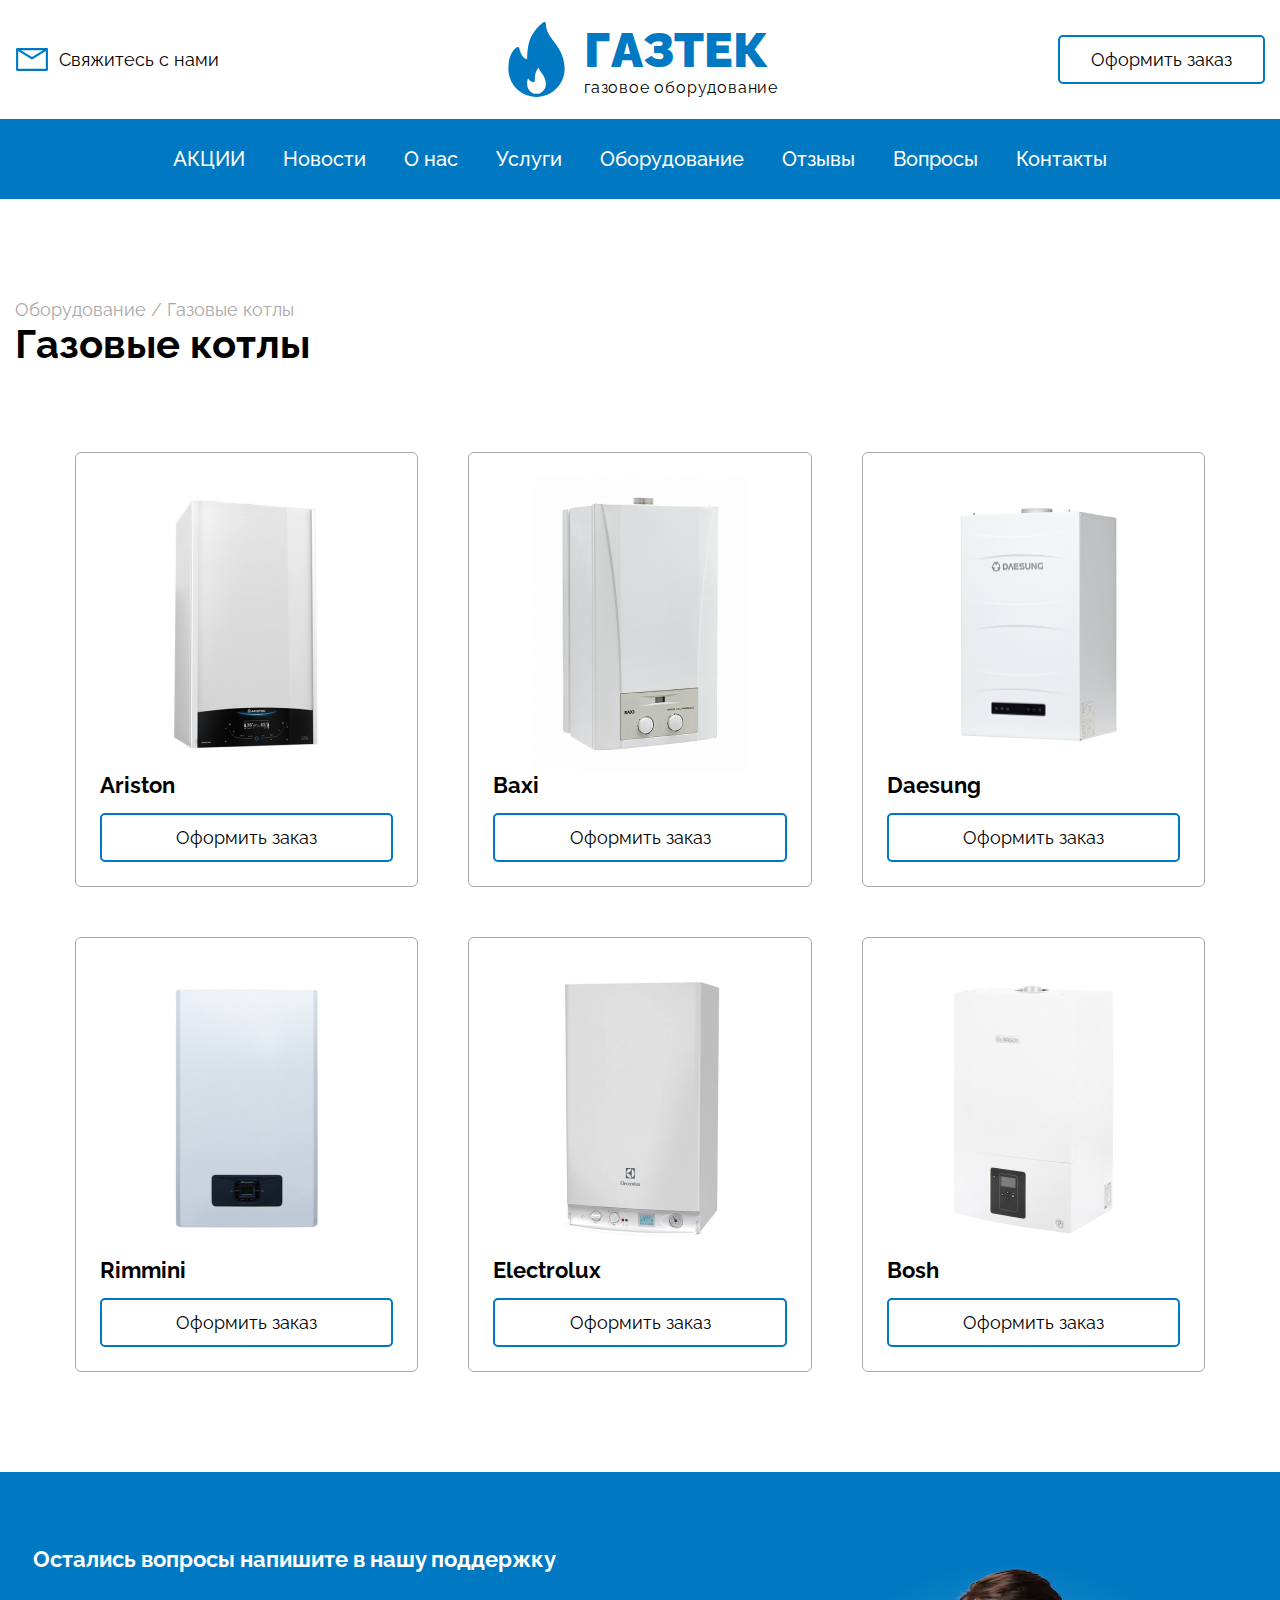
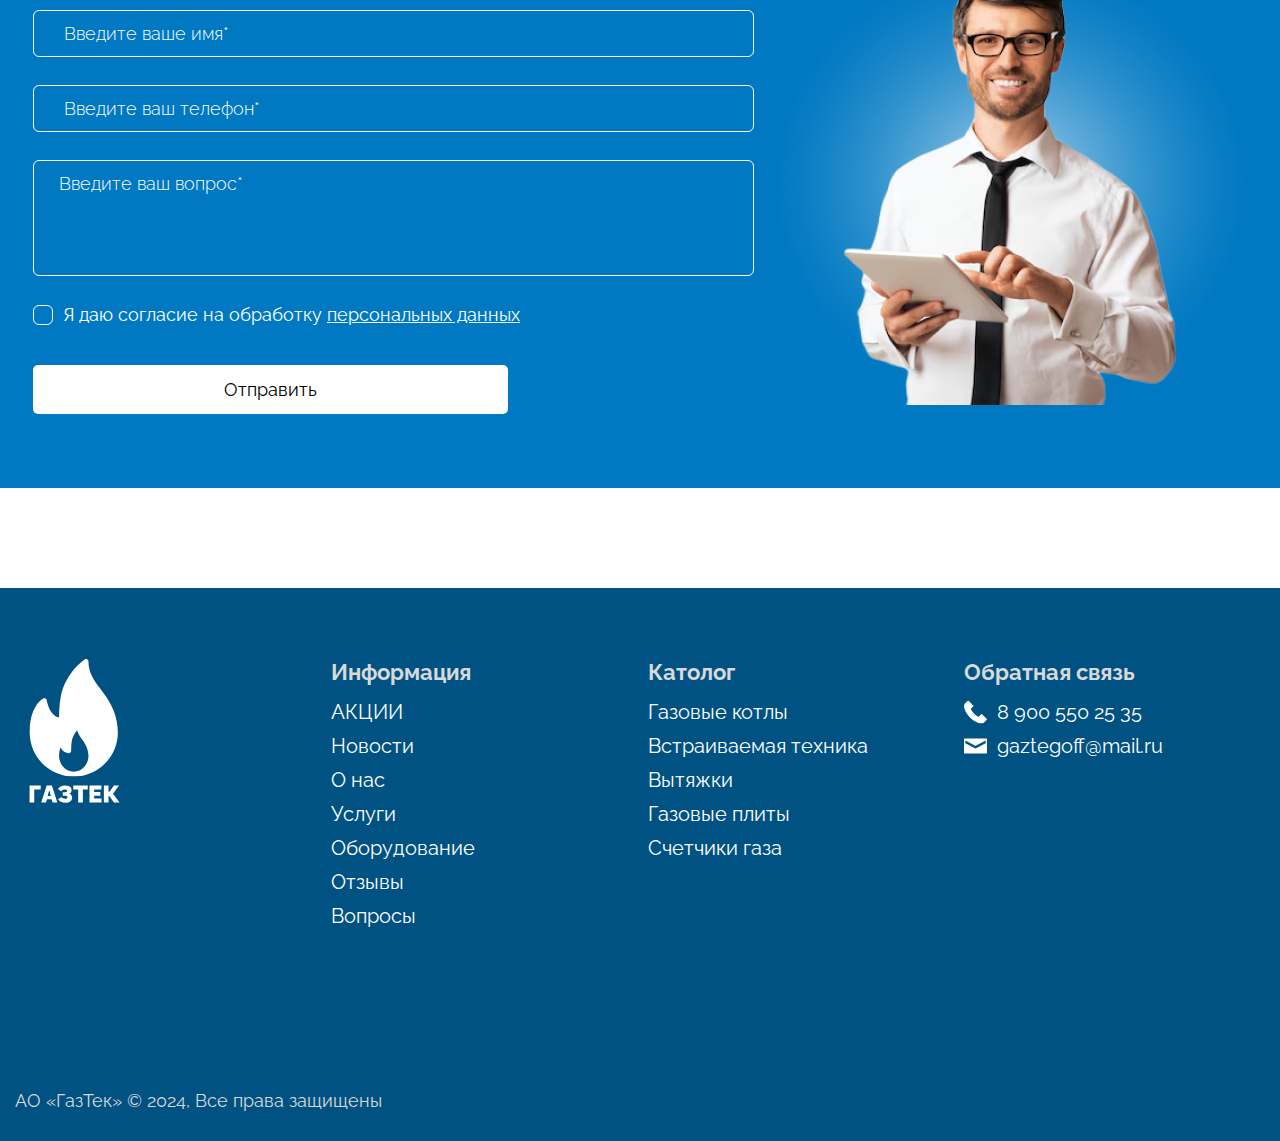
<file: equipment1.html>
<!DOCTYPE html>
<html lang="ru">

<head>
    <meta charset="UTF-8">
    <meta name="viewport" content="width=device-width, initial-scale=1.0">
    <link rel="stylesheet" type="text/css" href="./css/styles.css">
    <link rel="stylesheet" type="text/css" href="./css/equipment-style.css">
    <link rel="stylesheet" type="text/css" href="./css/adaptives/adap-style.css">
    <link rel="stylesheet" type="text/css" href="./css/adaptives/adap-equipment.css">
    <link rel="stylesheet" type="text/css" href="./css/modal.css">
    <link type="image/x-icon" rel="shortcut icon" href="./img/fire_z39vox3x9kl5 1.svg">
    <title>ГазТек - газовое оборудование / газовые котлы</title>
    <link rel="stylesheet" href="https://cdn.jsdelivr.net/npm/swiper@11/swiper-bundle.min.css" />
    <script src="https://cdn.jsdelivr.net/npm/swiper@11/swiper-bundle.min.js"></script>
    <script src="https://ajax.googleapis.com/ajax/libs/jquery/3.1.1/jquery.min.js"></script>
</head>

<body>
    <div class="header">
        <div class="container">
            <div class="logo-adap">
                <a href="./index.html">
                    <div class="logo">
                        <img src="./img/fire_z39vox3x9kl5 1.svg" alt="">
                        <div class="logo-text">
                            <p class="title">ГАЗТЕК</p>
                            <p class="subtitle">газовое оборудование</p>
                        </div>
                    </div>
                </a>
            </div>
            <div class="header-info">
                <div class="adapt-class-head">
                    <div class="burger-menu">
                        <div class="burger-logo">
                            <button id="burger-button">
                                <span class="btn-1">
                                    <svg width="25" height="17" viewBox="0 0 25 17" fill="none"
                                        xmlns="http://www.w3.org/2000/svg">
                                        <path d="M25 14.0555H0V16.8333H25V14.0555Z" fill="#0079C2" />
                                        <path d="M25 7.11113H0V9.88893H25V7.11113Z" fill="#0079C2" />
                                        <path d="M25 0.166664H0V2.94446H25V0.166664Z" fill="#0079C2" />
                                    </svg>
                                </span>
                                <span class="btn-2 nonactive "><svg width="25" height="15" viewBox="0 0 25 15"
                                        fill="none" xmlns="http://www.w3.org/2000/svg">
                                        <path d="M22.6506 0L1 12.5L2.3889 14.9056L24.0395 2.40564L22.6506 0Z"
                                            fill="white" />
                                        <path d="M24.0198 12.5L2.36914 0L0.980241 2.40564L22.6309 14.9056L24.0198 12.5Z"
                                            fill="white" />
                                    </svg>
                                </span>
                            </button>
                        </div>
                        <ul class="menu-ul-burger">
                            <a class="li-a" href="./index.html#promotion">АКЦИИ</a>
                            <a class="li" href="./index.html#news">Новости</a>
                            <a class="li" href="./index.html#about-us">О нас</a>
                            <a class="li" href="./index.html#services">Услуги</a>
                            <a class="li" href="./index.html#equipment">Оборудование</a>
                            <a class="li" href="./index.html#reviews">Отзывы</a>
                            <a class="li" href="./index.html#feedback">Вопросы</a>
                            <a class="li" href="#footer">Контакты</a>
                        </ul>
                    </div>
                    <a href="#form" class="email">
                        <div class="push-email">
                            <svg width="47" height="47" viewBox="0 0 47 47" fill="none"
                                xmlns="http://www.w3.org/2000/svg">
                                <rect x="2.47368" y="8.65796" width="40.8158" height="28.4474" fill="white" />
                                <path
                                    d="M45.5313 9.06957C45.507 8.69682 45.3416 8.34732 45.0687 8.09219C44.7959 7.83707 44.436 7.6955 44.0625 7.69629H2.9375C2.54796 7.69629 2.17438 7.85104 1.89894 8.12648C1.62349 8.40192 1.46875 8.77551 1.46875 9.16504V37.8057C1.46875 38.1952 1.62349 38.5688 1.89894 38.8442C2.17438 39.1197 2.54796 39.2744 2.9375 39.2744H44.0625C44.452 39.2744 44.8256 39.1197 45.1011 38.8442C45.3765 38.5688 45.5313 38.1952 45.5313 37.8057V9.16504C45.5313 9.12832 45.5313 9.09895 45.5313 9.06957ZM38.9219 10.6338L23.5 20.1807L8.07813 10.6338H38.9219ZM4.40625 36.3369V11.8088L22.7216 23.1843C22.955 23.3302 23.2247 23.4075 23.5 23.4075C23.7753 23.4075 24.045 23.3302 24.2784 23.1843L42.5938 11.8088V36.3663L4.40625 36.3369Z"
                                    fill="#0079C2" />
                            </svg>
                            <p>Свяжитесь c нами</p>
                        </div>
                    </a>
                </div>
                <a href="./index.html">
                    <div class="logo">
                        <img src="./img/fire_z39vox3x9kl5 1.svg" alt="">
                        <div class="logo-text">
                            <p class="title">ГАЗТЕК</p>
                            <p class="subtitle">газовое оборудование</p>
                        </div>
                    </div>
                </a>
                <div class="bt">
                    <a href="#" id="openModal1">Оформить заказ</a>
                </div>
                <!-- Модальное окно 1 -->
                <div id="successModal1" class="modal-zakaz">
                    <div class="modal-container">
                        <div class="modal-title">
                            <h6>Оформить заказ</h6>
                            <span class="close">&times;</span>
                        </div>
                        <form action="https://api.web3forms.com/submit" method="POST">
                            <div class="form-input">
                                <input type="hidden" name="access_key" value="30cdb6dd-6a52-47f4-a020-e3b46b8f563e">
                                <input type="text" id="name" name="name" minlength="1" maxlength="20" size="10" required
                                    placeholder="Введите ваше имя*">
                                <input type="tel" id="phone" name="phone" minlength="4" maxlength="12" size="10"
                                    required placeholder="Введите ваш телефон*">
                                <div class="custom-checkbox">
                                    <input class="checkbox-input" type="checkbox" id="checkbox" name="return">
                                    <label class="custom-checkbox_1" for="checkbox">
                                    </label>
                                    <p>Я даю согласие на обработку <a href="./confidence.html">персональных данных</a>
                                    </p>
                                </div>
                                <button class="bt_form" type="submit">
                                    Отправить
                                </button>
                            </div>
                        </form>
                    </div>
                </div>
            </div>
        </div>
    </div>
    <div class="menu block">
        <div class="container">
            <ul class="menu-ul">
                <a class="li-a" href="./index.html#promotion">АКЦИИ</a>
                <a class="li" href="./index.html#news">Новости</a>
                <a class="li" href="./index.html#about-us">О нас</a>
                <a class="li" href="./index.html#services">Услуги</a>
                <a class="li" href="./index.html#equipment">Оборудование</a>
                <a class="li" href="./index.html#reviews">Отзывы</a>
                <a class="li" href="./index.html#feedback">Вопросы</a>
                <a class="li" href="#footer">Контакты</a>
            </ul>
        </div>
    </div>
    <div class="equipment block">
        <div class="container">
            <p><a href="./index.html#equipment" class="serv">Оборудование</a> / Газовые котлы</p>
            <h3>Газовые котлы</h3>
            <div class="equipment-cards">
                <div class="eqm-card">
                    <img src="./img/equipment/Ariston.png" alt="">
                    <div class="card-title">
                        <h6>Ariston</h6>
                        <div class="eqm-bt">
                            <a href="#" class="openModal" data-product="Ariston">Оформить заказ</a>
                        </div>
                    </div>
                </div>
                <div class="eqm-card">
                    <img src="./img/equipment/Baxi.png" alt="">
                    <div class="card-title">
                        <h6>Baxi</h6>
                        <div class="eqm-bt">
                            <a href="#" class="openModal" data-product="Baxi">Оформить заказ</a>
                        </div>
                    </div>
                </div>
                <div class="eqm-card">
                    <img src="./img/equipment/Daesung.png" alt="">
                    <div class="card-title">
                        <h6>Daesung</h6>
                        <div class="eqm-bt">
                            <a href="#" class="openModal" data-product="Daesung">Оформить заказ</a>
                        </div>
                    </div>
                </div>
                <div class="eqm-card">
                    <img src="./img/equipment/Rimmini.png" alt="">
                    <div class="card-title">
                        <h6>Rimmini</h6>
                        <div class="eqm-bt">
                            <a href="#" class="openModal" data-product="Rimmini">Оформить заказ</a>
                        </div>
                    </div>
                </div>
                <div class="eqm-card">
                    <img src="./img/equipment/Electrolux.png" alt="">
                    <div class="card-title">
                        <h6>Electrolux</h6>
                        <div class="eqm-bt">
                            <a href="#" class="openModal" data-product="Electrolux">Оформить заказ</a>
                        </div>
                    </div>
                </div>
                <div class="eqm-card">
                    <img src="./img/equipment/Bosh.png" alt="">
                    <div class="card-title">
                        <h6>Bosh</h6>
                        <div class="eqm-bt">
                            <a href="#" class="openModal" data-product="Bosh">Оформить заказ</a>
                        </div>
                    </div>
                </div>
            </div>
        </div>
    </div>
    <!-- Модальное окно -->
    <div id="successModal" class="modal-zakaz">
        <div class="modal-container">
            <div class="modal-title">
                <h6>Оформить заказ</h6>
                <span class="close">&times;</span>
            </div>
            <form action="https://api.web3forms.com/submit" method="POST">
                <div class="form-input">
                    <input type="hidden" name="access_key" value="30cdb6dd-6a52-47f4-a020-e3b46b8f563e">
                    <input type="text" id="name" name="name" minlength="1" maxlength="20" size="10" required
                        placeholder="Введите ваше имя*">
                    <input type="tel" id="phone" name="phone" minlength="4" maxlength="12" size="10" required
                        placeholder="Введите ваш телефон*">
                    <input type="hidden" id="product" name="product">
                    <div class="custom-checkbox">
                        <input class="checkbox-input" type="checkbox" id="checkbox" name="return">
                        <label class="custom-checkbox_1" for="checkbox"></label>
                        <p>Я даю согласие на обработку <a href="./confidence.html">персональных данных</a></p>
                    </div>
                    <button class="bt_form" type="submit">Отправить</button>
                </div>
            </form>
        </div>
    </div>
    <div class="feedback block" id="feedback">
        <div class="container">
            <div class="fee-main">
                <div class="free-main_text">
                    <h6>Остались вопросы напишите в нашу поддержку</h6>
                    <form action="https://api.web3forms.com/submit" method="POST">
                        <div class="fee-input">
                            <input type="hidden" name="access_key" value="30cdb6dd-6a52-47f4-a020-e3b46b8f563e">
                            <input type="text" id="name" name="name" minlength="1" maxlength="20" size="10" required
                                placeholder="Введите ваше имя*">
                            <input type="tel" id="phone" name="phone" minlength="4" maxlength="12" size="10" required
                                placeholder="Введите ваш телефон*">
                            <textarea class="free-opros" name="message" id="opros" cols="30" rows="10"
                                placeholder="Введите ваш вопрос*" required></textarea>
                            <div class="custom-checkbox">
                                <input class="checkbox-input" type="checkbox" id="checkbox2" name="return">
                                <label class="custom-checkbox_1" for="checkbox2"></label>
                                <p>Я даю согласие на обработку <a href="./confidence.html">персональных данных</a></p>
                            </div>
                            <button class="bt_form" type="submit">Отправить</button>

                            <div id="successModal4" class="modal">
                                <div class="modal-content">
                                    <p>Форма успешно отправлена!</p>
                                    <span class="close">&times;</span>
                                </div>
                            </div>
                        </div>
                    </form>
                </div>
                <img src="./img/manager.png" alt="">
            </div>
        </div>
    </div>
    <div class="footer" id="footer">
        <div class="container">
            <div class="footer-main">
                <a href="./index.html">
                    <div class="ft-logo">
                        <img src="./img/logo-footer.svg" alt="">
                    </div>
                </a>
                <div class="ft-menu">
                    <h6>Информация</h6>
                    <ul class="ft-menu-li">
                        <a class="li" href="./index.html#promotion">АКЦИИ</a>
                        <a class="li" href="./index.html#news">Новости</a>
                        <a class="li" href="./index.html#about-us">О нас</a>
                        <a class="li" href="./index.html#services">Услуги</a>
                        <a class="li" href="./index.html#equipment">Оборудование</a>
                        <a class="li" href="./index.html#reviews">Отзывы</a>
                        <a class="li" href="./index.html#questions">Вопросы</a>
                    </ul>
                </div>
                <div class="ft-menu">
                    <h6>Католог</h6>
                    <ul class="ft-menu-li">
                        <a class="li" href="./equipment1.html">Газовые котлы</a>
                        <a class="li" href="./equipment2.html">Встраиваемая техника</a>
                        <a class="li" href="./equipment3.html">Вытяжки</a>
                        <a class="li" href="./equipment4.html">Газовые плиты</a>
                        <a class="li" href="./equipment5.html">Счетчики газа</a>
                    </ul>
                </div>
                <div class="ft-menu">
                    <h6>Обратная связь</h6>
                    <ul class="ft-menu-li">
                        <div class="ft-menu-contact">
                            <img src="./img/telephone_auricular_laqksh30nanc 1.svg" alt=""><a class="li"
                                href="tel:89005502535">8 900 550 25 35</a>
                        </div>
                        <div class="ft-menu-contact">
                            <img src="./img/new_email_filled_closed_envelope_back_kysgkdizsama (1).svg" alt=""><a
                                class="li" href="mailto:gaztegoff@mail.ru">gaztegoff@mail.ru</a>
                        </div>
                    </ul>
                </div>
            </div>
            <div class="footer-copirater">
                <p>АО «ГазТек» © 2024, Все права защищены</p>
            </div>
        </div>
    </div>
    <script src="./sleid.js"></script>
    <script>
        document.addEventListener('DOMContentLoaded', function () {
            const modal = document.getElementById('successModal');
            const closeBtn = document.querySelector('.close');
            const openModalBtns = document.querySelectorAll('.openModal');
            const productInput = document.getElementById('product');

            openModalBtns.forEach(btn => {
                btn.addEventListener('click', function () {
                    const productName = this.getAttribute('data-product');
                    productInput.value = productName;
                    modal.style.display = 'block';
                });
            });

            closeBtn.addEventListener('click', function () {
                modal.style.display = 'none';
            });

            window.addEventListener('click', function (event) {
                if (event.target == modal) {
                    modal.style.display = 'none';
                }
            });
        });
    </script>
    <script>
        document.addEventListener('DOMContentLoaded', function () {
            const burgerButton = document.getElementById('burger-button');
            const menuUlBurger = document.querySelector('.menu-ul-burger');
            const btn1 = document.querySelector('.btn-1');
            const btn2 = document.querySelector('.btn-2');
            const menuLinks = document.querySelectorAll('.menu-ul-burger a');

            burgerButton.addEventListener('click', function () {
                menuUlBurger.classList.toggle('activ');
                btn1.classList.toggle('nonactive');
                btn2.classList.toggle('activ-btn');
            });
        });
    </script>
</body>

</html>
</file>
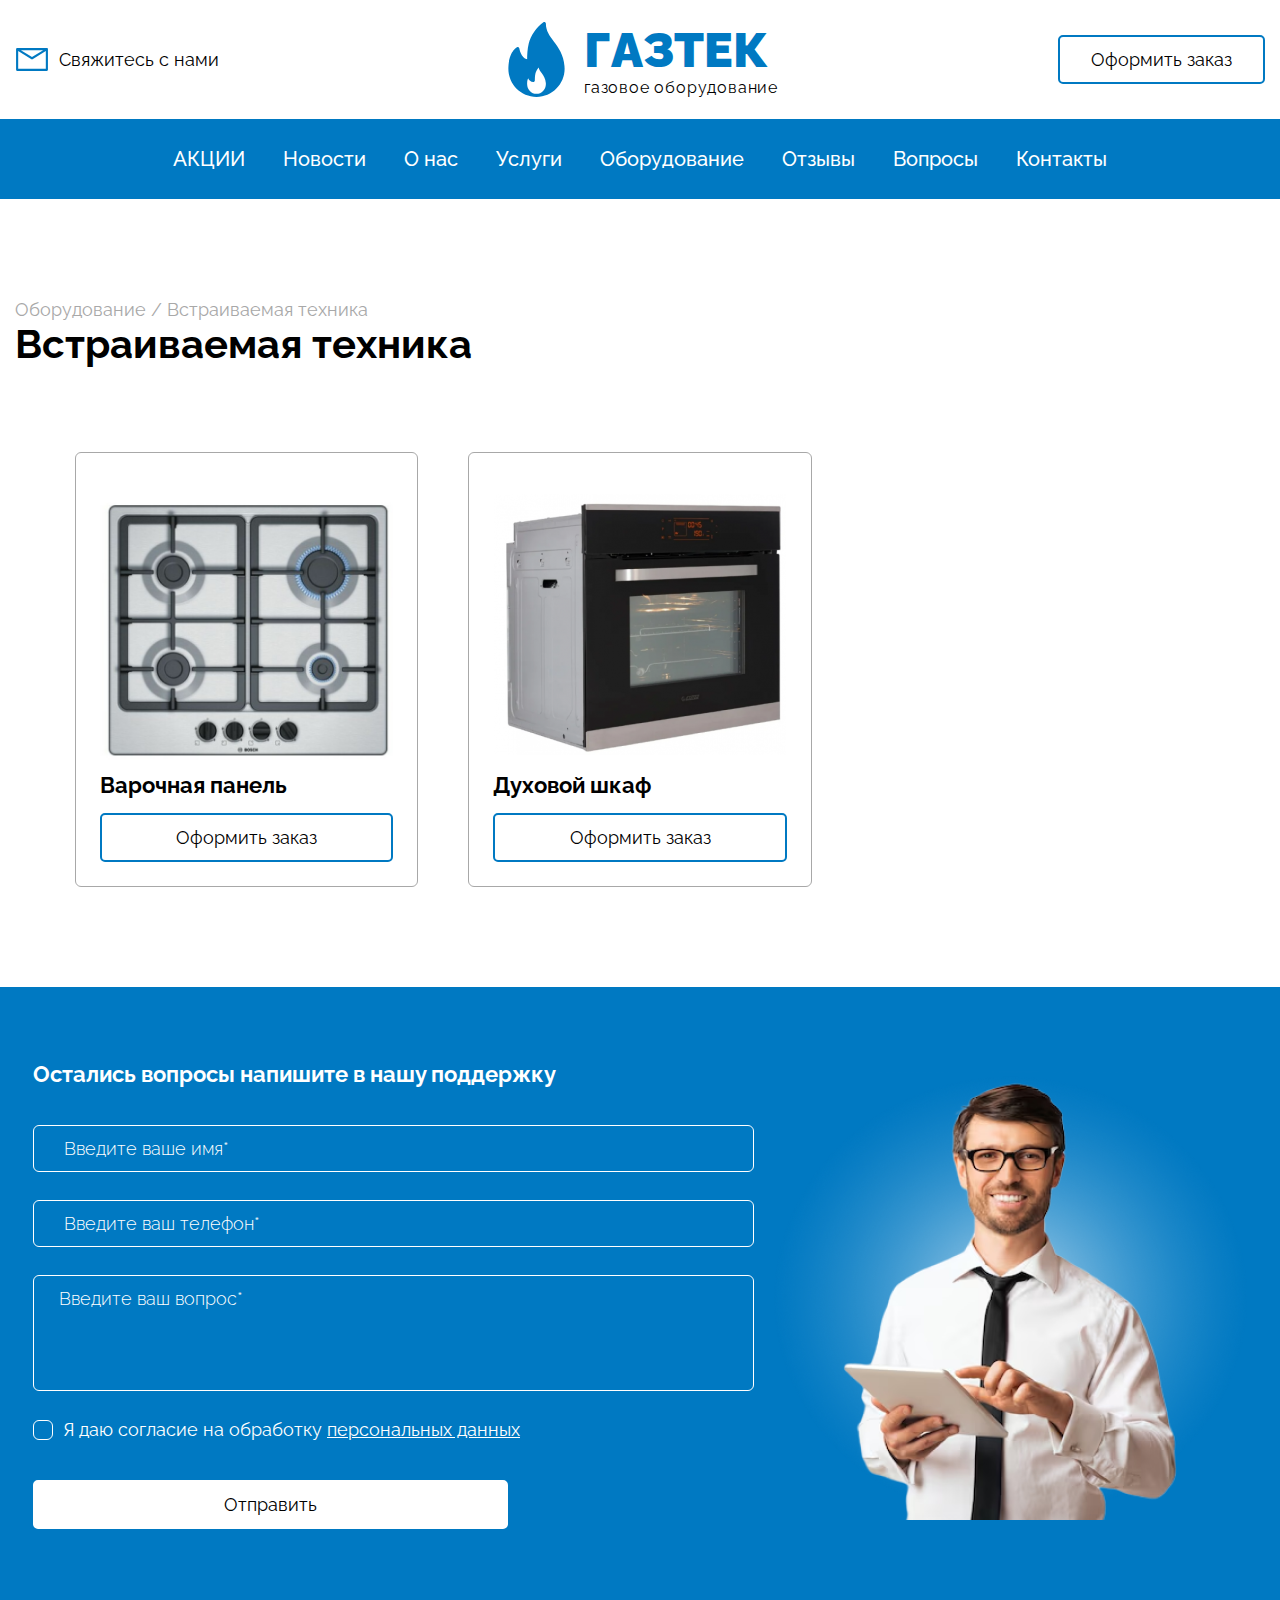
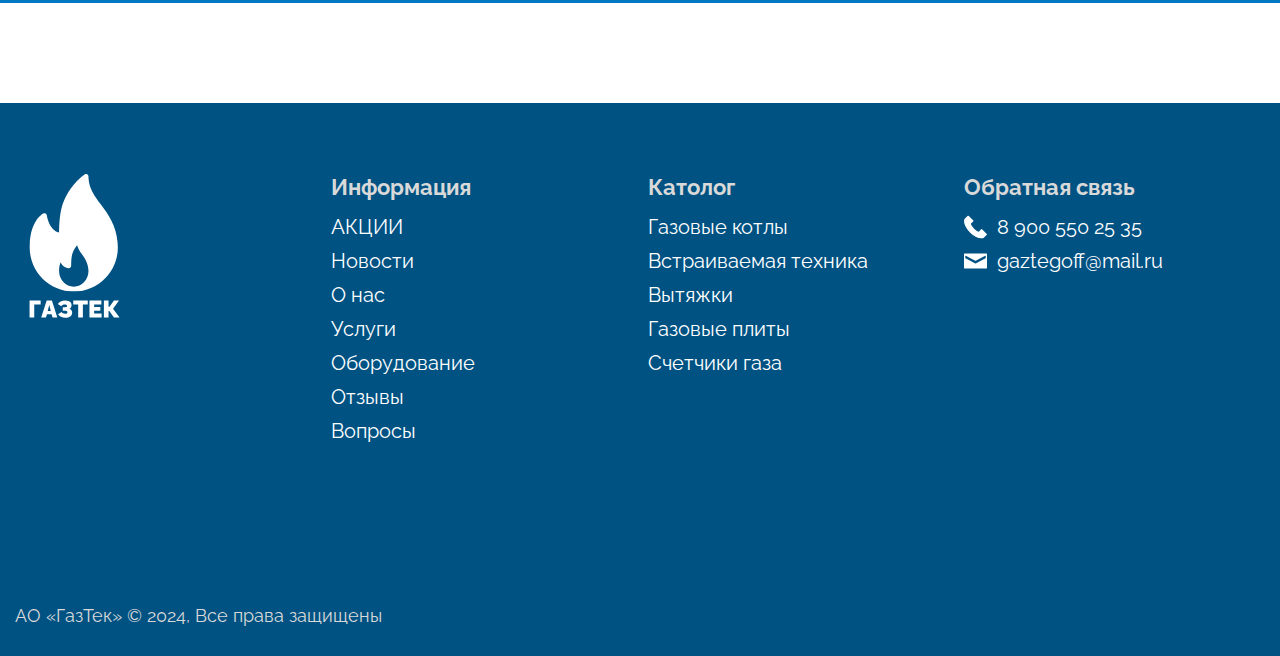
<file: equipment2.html>
<!DOCTYPE html>
<html lang="ru">

<head>
    <meta charset="UTF-8">
    <meta name="viewport" content="width=device-width, initial-scale=1.0">
    <link rel="stylesheet" type="text/css" href="./css/styles.css">
    <link rel="stylesheet" type="text/css" href="./css/equipment-style.css">
    <link rel="stylesheet" type="text/css" href="./css/adaptives/adap-style.css">
    <link rel="stylesheet" type="text/css" href="./css/adaptives/adap-equipment.css">
    <link rel="stylesheet" type="text/css" href="./css/modal.css">
    <link type="image/x-icon" rel="shortcut icon" href="./img/fire_z39vox3x9kl5 1.svg">
    <title>ГазТек - газовое оборудование / встраиваемая техника</title>
    <link rel="stylesheet" href="https://cdn.jsdelivr.net/npm/swiper@11/swiper-bundle.min.css" />
    <script src="https://cdn.jsdelivr.net/npm/swiper@11/swiper-bundle.min.js"></script>
    <script src="https://ajax.googleapis.com/ajax/libs/jquery/3.1.1/jquery.min.js"></script>
</head>

<body>
    <div class="header">
        <div class="container">
            <div class="logo-adap">
                <a href="./index.html">
                    <div class="logo">
                        <img src="./img/fire_z39vox3x9kl5 1.svg" alt="">
                        <div class="logo-text">
                            <p class="title">ГАЗТЕК</p>
                            <p class="subtitle">газовое оборудование</p>
                        </div>
                    </div>
                </a>
            </div>
            <div class="header-info">
                <div class="adapt-class-head">
                    <div class="burger-menu">
                        <div class="burger-logo">
                            <button id="burger-button">
                                <span class="btn-1">
                                    <svg width="25" height="17" viewBox="0 0 25 17" fill="none"
                                        xmlns="http://www.w3.org/2000/svg">
                                        <path d="M25 14.0555H0V16.8333H25V14.0555Z" fill="#0079C2" />
                                        <path d="M25 7.11113H0V9.88893H25V7.11113Z" fill="#0079C2" />
                                        <path d="M25 0.166664H0V2.94446H25V0.166664Z" fill="#0079C2" />
                                    </svg>
                                </span>
                                <span class="btn-2 nonactive "><svg width="25" height="15" viewBox="0 0 25 15"
                                        fill="none" xmlns="http://www.w3.org/2000/svg">
                                        <path d="M22.6506 0L1 12.5L2.3889 14.9056L24.0395 2.40564L22.6506 0Z"
                                            fill="white" />
                                        <path d="M24.0198 12.5L2.36914 0L0.980241 2.40564L22.6309 14.9056L24.0198 12.5Z"
                                            fill="white" />
                                    </svg>
                                </span>
                            </button>
                        </div>
                        <ul class="menu-ul-burger">
                            <a class="li-a" href="./index.html#promotion">АКЦИИ</a>
                            <a class="li" href="./index.html#news">Новости</a>
                            <a class="li" href="./index.html#about-us">О нас</a>
                            <a class="li" href="./index.html#services">Услуги</a>
                            <a class="li" href="./index.html#equipment">Оборудование</a>
                            <a class="li" href="./index.html#reviews">Отзывы</a>
                            <a class="li" href="./index.html#feedback">Вопросы</a>
                            <a class="li" href="#footer">Контакты</a>
                        </ul>
                    </div>
                    <a href="#form" class="email">
                        <div class="push-email">
                            <svg width="47" height="47" viewBox="0 0 47 47" fill="none"
                                xmlns="http://www.w3.org/2000/svg">
                                <rect x="2.47368" y="8.65796" width="40.8158" height="28.4474" fill="white" />
                                <path
                                    d="M45.5313 9.06957C45.507 8.69682 45.3416 8.34732 45.0687 8.09219C44.7959 7.83707 44.436 7.6955 44.0625 7.69629H2.9375C2.54796 7.69629 2.17438 7.85104 1.89894 8.12648C1.62349 8.40192 1.46875 8.77551 1.46875 9.16504V37.8057C1.46875 38.1952 1.62349 38.5688 1.89894 38.8442C2.17438 39.1197 2.54796 39.2744 2.9375 39.2744H44.0625C44.452 39.2744 44.8256 39.1197 45.1011 38.8442C45.3765 38.5688 45.5313 38.1952 45.5313 37.8057V9.16504C45.5313 9.12832 45.5313 9.09895 45.5313 9.06957ZM38.9219 10.6338L23.5 20.1807L8.07813 10.6338H38.9219ZM4.40625 36.3369V11.8088L22.7216 23.1843C22.955 23.3302 23.2247 23.4075 23.5 23.4075C23.7753 23.4075 24.045 23.3302 24.2784 23.1843L42.5938 11.8088V36.3663L4.40625 36.3369Z"
                                    fill="#0079C2" />
                            </svg>
                            <p>Свяжитесь c нами</p>
                        </div>
                    </a>
                </div>
                <a href="./index.html">
                    <div class="logo">
                        <img src="./img/fire_z39vox3x9kl5 1.svg" alt="">
                        <div class="logo-text">
                            <p class="title">ГАЗТЕК</p>
                            <p class="subtitle">газовое оборудование</p>
                        </div>
                    </div>
                </a>
                <div class="bt">
                    <a href="#" id="openModal1">Оформить заказ</a>
                </div>
                <!-- Модальное окно 1 -->
                <div id="successModal1" class="modal-zakaz">
                    <div class="modal-container">
                        <div class="modal-title">
                            <h6>Оформить заказ</h6>
                            <span class="close">&times;</span>
                        </div>
                        <form action="https://api.web3forms.com/submit" method="POST">
                            <div class="form-input">
                                <input type="hidden" name="access_key" value="30cdb6dd-6a52-47f4-a020-e3b46b8f563e">
                                <input type="text" id="name" name="name" minlength="1" maxlength="20" size="10" required
                                    placeholder="Введите ваше имя*">
                                <input type="tel" id="phone" name="phone" minlength="4" maxlength="12" size="10"
                                    required placeholder="Введите ваш телефон*">
                                <div class="custom-checkbox">
                                    <input class="checkbox-input" type="checkbox" id="checkbox" name="return">
                                    <label class="custom-checkbox_1" for="checkbox">
                                    </label>
                                    <p>Я даю согласие на обработку <a href="./confidence.html">персональных данных</a>
                                    </p>
                                </div>
                                <button class="bt_form" type="submit">
                                    Отправить
                                </button>
                            </div>
                        </form>
                    </div>
                </div>
            </div>
        </div>
    </div>
    <div class="menu block">
        <div class="container">
            <ul class="menu-ul">
                <a class="li-a" href="./index.html#promotion">АКЦИИ</a>
                <a class="li" href="./index.html#news">Новости</a>
                <a class="li" href="./index.html#about-us">О нас</a>
                <a class="li" href="./index.html#services">Услуги</a>
                <a class="li" href="./index.html#equipment">Оборудование</a>
                <a class="li" href="./index.html#reviews">Отзывы</a>
                <a class="li" href="./index.html#feedback">Вопросы</a>
                <a class="li" href="#footer">Контакты</a>
            </ul>
        </div>
    </div>
    <div class="equipment block">
        <div class="container">
            <p><a href="./index.html#equipment" class="serv">Оборудование</a> / Встраиваемая техника</p>
            <h3>Встраиваемая техника</h3>
            <div class="equipment-cards">
                <div class="eqm-card">
                    <img src="./img/equipment/panel6.png" alt="">
                    <div class="card-title">
                        <h6>Варочная панель</h6>
                        <div class="eqm-bt">
                            <a href="#" class="openModal" data-product="Varka">Оформить заказ</a>
                        </div>
                    </div>
                </div>
                <div class="eqm-card">
                    <img src="./img/equipment/shkaf.png" alt="">
                    <div class="card-title">
                        <h6>Духовой шкаф</h6>
                        <div class="eqm-bt">
                            <a href="#" class="openModal" data-product="Shkaf">Оформить заказ</a>
                        </div>
                    </div>
                </div>
            </div>
        </div>
    </div>
    <!-- Модальное окно -->
    <div id="successModal" class="modal-zakaz">
        <div class="modal-container">
            <div class="modal-title">
                <h6>Оформить заказ</h6>
                <span class="close">&times;</span>
            </div>
            <form action="https://api.web3forms.com/submit" method="POST">
                <div class="form-input">
                    <input type="hidden" name="access_key" value="30cdb6dd-6a52-47f4-a020-e3b46b8f563e">
                    <input type="text" id="name" name="name" minlength="1" maxlength="20" size="10" required
                        placeholder="Введите ваше имя*">
                    <input type="tel" id="phone" name="phone" minlength="4" maxlength="12" size="10" required
                        placeholder="Введите ваш телефон*">
                    <input type="hidden" id="product" name="product">
                    <div class="custom-checkbox">
                        <input class="checkbox-input" type="checkbox" id="checkbox" name="return">
                        <label class="custom-checkbox_1" for="checkbox"></label>
                        <p>Я даю согласие на обработку <a href="./confidence.html">персональных данных</a></p>
                    </div>
                    <button class="bt_form" type="submit">Отправить</button>
                </div>
            </form>
        </div>
    </div>
    <div class="feedback block" id="feedback">
        <div class="container">
            <div class="fee-main">
                <div class="free-main_text">
                    <h6>Остались вопросы напишите в нашу поддержку</h6>
                    <form action="https://api.web3forms.com/submit" method="POST">
                        <div class="fee-input">
                            <input type="hidden" name="access_key" value="30cdb6dd-6a52-47f4-a020-e3b46b8f563e">
                            <input type="text" id="name" name="name" minlength="1" maxlength="20" size="10" required
                                placeholder="Введите ваше имя*">
                            <input type="tel" id="phone" name="phone" minlength="4" maxlength="12" size="10" required
                                placeholder="Введите ваш телефон*">
                            <textarea class="free-opros" name="message" id="opros" cols="30" rows="10"
                                placeholder="Введите ваш вопрос*" required></textarea>
                            <div class="custom-checkbox">
                                <input class="checkbox-input" type="checkbox" id="checkbox2" name="return">
                                <label class="custom-checkbox_1" for="checkbox2"></label>
                                <p>Я даю согласие на обработку <a href="./confidence.html">персональных данных</a></p>
                            </div>
                            <button class="bt_form" type="submit">Отправить</button>

                            <div id="successModal4" class="modal">
                                <div class="modal-content">
                                    <p>Форма успешно отправлена!</p>
                                    <span class="close">&times;</span>
                                </div>
                            </div>
                        </div>
                    </form>
                </div>
                <img src="./img/manager.png" alt="">
            </div>
        </div>
    </div>
    <div class="footer" id="footer">
        <div class="container">
            <div class="footer-main">
                <a href="./index.html">
                    <div class="ft-logo">
                        <img src="./img/logo-footer.svg" alt="">
                    </div>
                </a>
                <div class="ft-menu">
                    <h6>Информация</h6>
                    <ul class="ft-menu-li">
                        <a class="li" href="./index.html#promotion">АКЦИИ</a>
                        <a class="li" href="./index.html#news">Новости</a>
                        <a class="li" href="./index.html#about-us">О нас</a>
                        <a class="li" href="./index.html#services">Услуги</a>
                        <a class="li" href="./index.html#equipment">Оборудование</a>
                        <a class="li" href="./index.html#reviews">Отзывы</a>
                        <a class="li" href="./index.html#questions">Вопросы</a>
                    </ul>
                </div>
                <div class="ft-menu">
                    <h6>Католог</h6>
                    <ul class="ft-menu-li">
                        <a class="li" href="./equipment1.html">Газовые котлы</a>
                        <a class="li" href="./equipment2.html">Встраиваемая техника</a>
                        <a class="li" href="./equipment3.html">Вытяжки</a>
                        <a class="li" href="./equipment4.html">Газовые плиты</a>
                        <a class="li" href="./equipment5.html">Счетчики газа</a>
                    </ul>
                </div>
                <div class="ft-menu">
                    <h6>Обратная связь</h6>
                    <ul class="ft-menu-li">
                        <div class="ft-menu-contact">
                            <img src="./img/telephone_auricular_laqksh30nanc 1.svg" alt=""><a class="li"
                                href="tel:89005502535">8 900 550 25 35</a>
                        </div>
                        <div class="ft-menu-contact">
                            <img src="./img/new_email_filled_closed_envelope_back_kysgkdizsama (1).svg" alt=""><a
                                class="li" href="mailto:gaztegoff@mail.ru">gaztegoff@mail.ru</a>
                        </div>
                    </ul>
                </div>
            </div>
            <div class="footer-copirater">
                <p>АО «ГазТек» © 2024, Все права защищены</p>
            </div>
        </div>
    </div>
    <script src="./sleid.js"></script>
    <script>
        document.addEventListener('DOMContentLoaded', function () {
            const modal = document.getElementById('successModal');
            const closeBtn = document.querySelector('.close');
            const openModalBtns = document.querySelectorAll('.openModal');
            const productInput = document.getElementById('product');

            openModalBtns.forEach(btn => {
                btn.addEventListener('click', function () {
                    const productName = this.getAttribute('data-product');
                    productInput.value = productName;
                    modal.style.display = 'block';
                });
            });

            closeBtn.addEventListener('click', function () {
                modal.style.display = 'none';
            });

            window.addEventListener('click', function (event) {
                if (event.target == modal) {
                    modal.style.display = 'none';
                }
            });
        });
    </script>
    <script>
        document.addEventListener('DOMContentLoaded', function () {
            const burgerButton = document.getElementById('burger-button');
            const menuUlBurger = document.querySelector('.menu-ul-burger');
            const btn1 = document.querySelector('.btn-1');
            const btn2 = document.querySelector('.btn-2');
            const menuLinks = document.querySelectorAll('.menu-ul-burger a');

            burgerButton.addEventListener('click', function () {
                menuUlBurger.classList.toggle('activ');
                btn1.classList.toggle('nonactive');
                btn2.classList.toggle('activ-btn');
            });
        });
    </script>
</body>

</html>
</file>
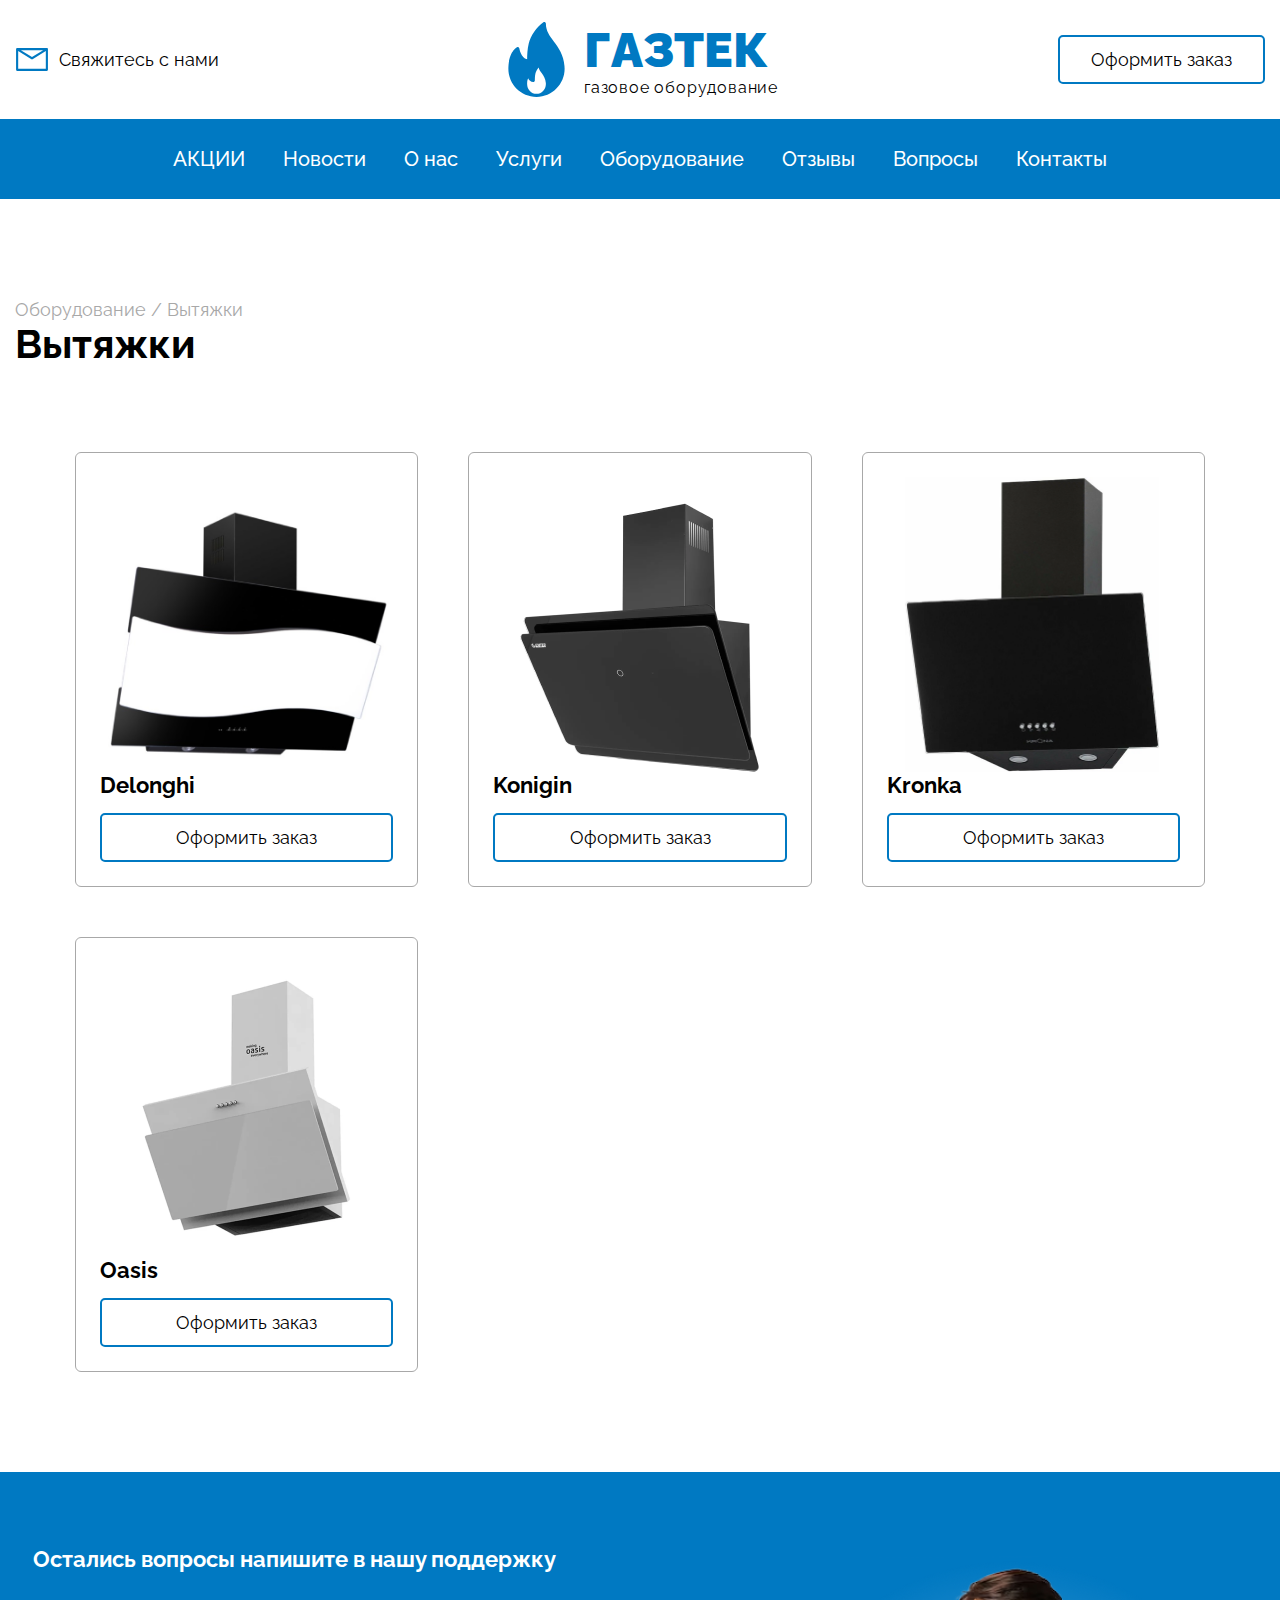
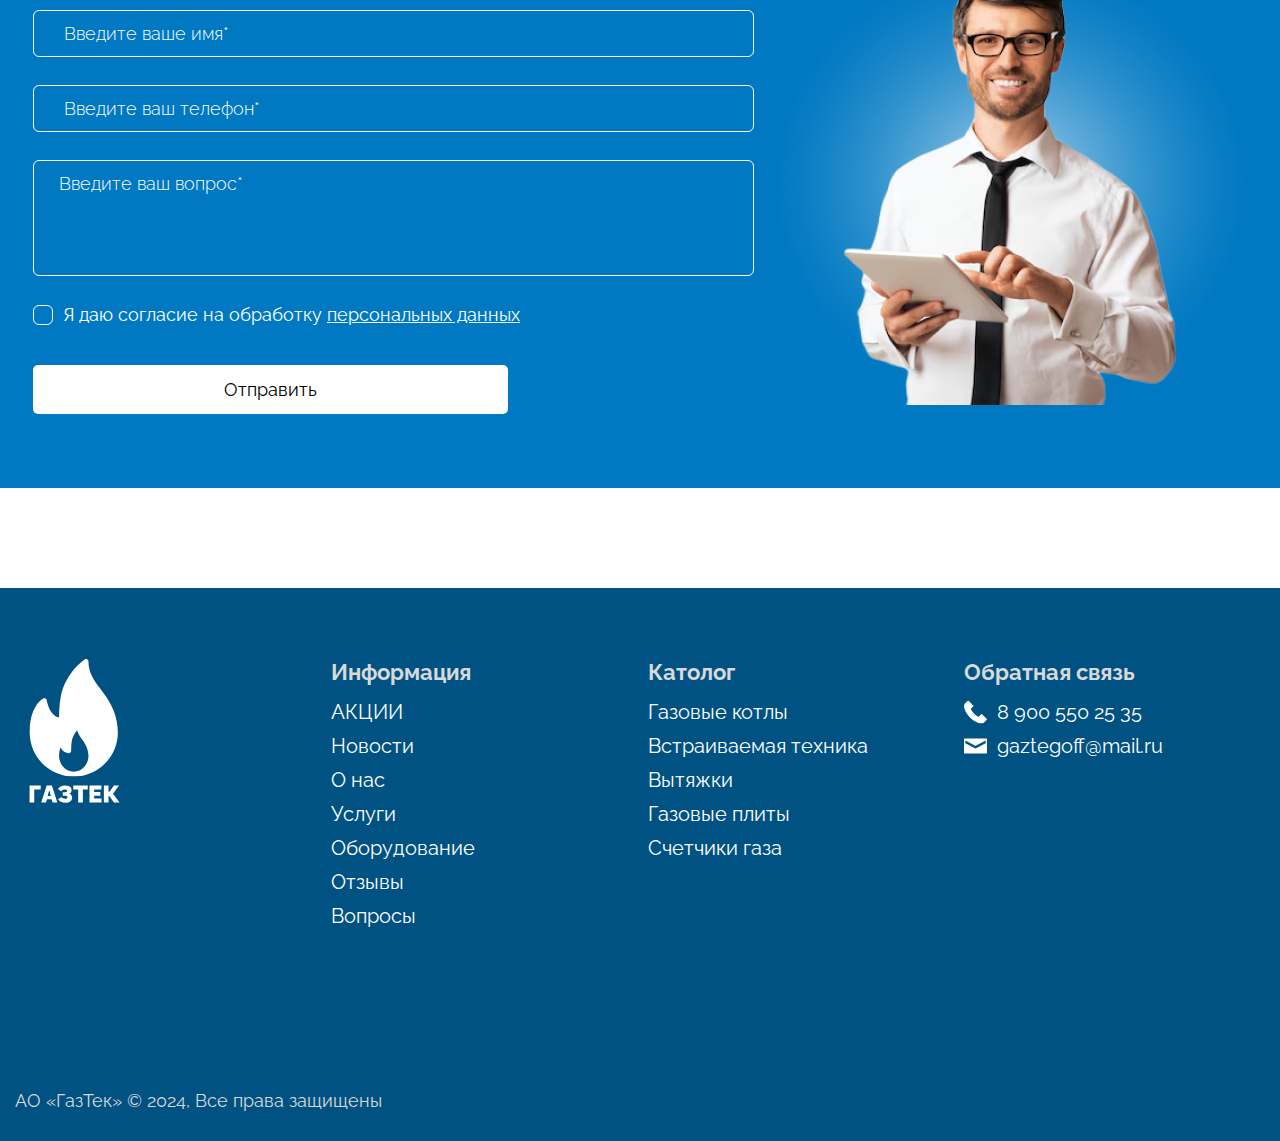
<file: equipment3.html>
<!DOCTYPE html>
<html lang="ru">

<head>
    <meta charset="UTF-8">
    <meta name="viewport" content="width=device-width, initial-scale=1.0">
    <link rel="stylesheet" type="text/css" href="./css/styles.css">
    <link rel="stylesheet" type="text/css" href="./css/equipment-style.css">
    <link rel="stylesheet" type="text/css" href="./css/adaptives/adap-style.css">
    <link rel="stylesheet" type="text/css" href="./css/adaptives/adap-equipment.css">
    <link rel="stylesheet" type="text/css" href="./css/modal.css">
    <link type="image/x-icon" rel="shortcut icon" href="./img/fire_z39vox3x9kl5 1.svg">
    <title>ГазТек - газовое оборудование / вытяжки</title>
    <link rel="stylesheet" href="https://cdn.jsdelivr.net/npm/swiper@11/swiper-bundle.min.css" />
    <script src="https://cdn.jsdelivr.net/npm/swiper@11/swiper-bundle.min.js"></script>
    <script src="https://ajax.googleapis.com/ajax/libs/jquery/3.1.1/jquery.min.js"></script>
</head>

<body>
    <div class="header">
        <div class="container">
            <div class="logo-adap">
                <a href="./index.html">
                    <div class="logo">
                        <img src="./img/fire_z39vox3x9kl5 1.svg" alt="">
                        <div class="logo-text">
                            <p class="title">ГАЗТЕК</p>
                            <p class="subtitle">газовое оборудование</p>
                        </div>
                    </div>
                </a>
            </div>
            <div class="header-info">
                <div class="adapt-class-head">
                    <div class="burger-menu">
                        <div class="burger-logo">
                            <button id="burger-button">
                                <span class="btn-1">
                                    <svg width="25" height="17" viewBox="0 0 25 17" fill="none"
                                        xmlns="http://www.w3.org/2000/svg">
                                        <path d="M25 14.0555H0V16.8333H25V14.0555Z" fill="#0079C2" />
                                        <path d="M25 7.11113H0V9.88893H25V7.11113Z" fill="#0079C2" />
                                        <path d="M25 0.166664H0V2.94446H25V0.166664Z" fill="#0079C2" />
                                    </svg>
                                </span>
                                <span class="btn-2 nonactive "><svg width="25" height="15" viewBox="0 0 25 15"
                                        fill="none" xmlns="http://www.w3.org/2000/svg">
                                        <path d="M22.6506 0L1 12.5L2.3889 14.9056L24.0395 2.40564L22.6506 0Z"
                                            fill="white" />
                                        <path d="M24.0198 12.5L2.36914 0L0.980241 2.40564L22.6309 14.9056L24.0198 12.5Z"
                                            fill="white" />
                                    </svg>
                                </span>
                            </button>
                        </div>
                        <ul class="menu-ul-burger">
                            <a class="li-a" href="./index.html#promotion">АКЦИИ</a>
                            <a class="li" href="./index.html#news">Новости</a>
                            <a class="li" href="./index.html#about-us">О нас</a>
                            <a class="li" href="./index.html#services">Услуги</a>
                            <a class="li" href="./index.html#equipment">Оборудование</a>
                            <a class="li" href="./index.html#reviews">Отзывы</a>
                            <a class="li" href="./index.html#feedback">Вопросы</a>
                            <a class="li" href="#footer">Контакты</a>
                        </ul>
                    </div>
                    <a href="#form" class="email">
                        <div class="push-email">
                            <svg width="47" height="47" viewBox="0 0 47 47" fill="none"
                                xmlns="http://www.w3.org/2000/svg">
                                <rect x="2.47368" y="8.65796" width="40.8158" height="28.4474" fill="white" />
                                <path
                                    d="M45.5313 9.06957C45.507 8.69682 45.3416 8.34732 45.0687 8.09219C44.7959 7.83707 44.436 7.6955 44.0625 7.69629H2.9375C2.54796 7.69629 2.17438 7.85104 1.89894 8.12648C1.62349 8.40192 1.46875 8.77551 1.46875 9.16504V37.8057C1.46875 38.1952 1.62349 38.5688 1.89894 38.8442C2.17438 39.1197 2.54796 39.2744 2.9375 39.2744H44.0625C44.452 39.2744 44.8256 39.1197 45.1011 38.8442C45.3765 38.5688 45.5313 38.1952 45.5313 37.8057V9.16504C45.5313 9.12832 45.5313 9.09895 45.5313 9.06957ZM38.9219 10.6338L23.5 20.1807L8.07813 10.6338H38.9219ZM4.40625 36.3369V11.8088L22.7216 23.1843C22.955 23.3302 23.2247 23.4075 23.5 23.4075C23.7753 23.4075 24.045 23.3302 24.2784 23.1843L42.5938 11.8088V36.3663L4.40625 36.3369Z"
                                    fill="#0079C2" />
                            </svg>
                            <p>Свяжитесь c нами</p>
                        </div>
                    </a>
                </div>
                <a href="./index.html">
                    <div class="logo">
                        <img src="./img/fire_z39vox3x9kl5 1.svg" alt="">
                        <div class="logo-text">
                            <p class="title">ГАЗТЕК</p>
                            <p class="subtitle">газовое оборудование</p>
                        </div>
                    </div>
                </a>
                <div class="bt">
                    <a href="#" id="openModal1">Оформить заказ</a>
                </div>
                <!-- Модальное окно 1 -->
                <div id="successModal1" class="modal-zakaz">
                    <div class="modal-container">
                        <div class="modal-title">
                            <h6>Оформить заказ</h6>
                            <span class="close">&times;</span>
                        </div>
                        <form action="https://api.web3forms.com/submit" method="POST">
                            <div class="form-input">
                                <input type="hidden" name="access_key" value="30cdb6dd-6a52-47f4-a020-e3b46b8f563e">
                                <input type="text" id="name" name="name" minlength="1" maxlength="20" size="10" required
                                    placeholder="Введите ваше имя*">
                                <input type="tel" id="phone" name="phone" minlength="4" maxlength="12" size="10"
                                    required placeholder="Введите ваш телефон*">
                                <div class="custom-checkbox">
                                    <input class="checkbox-input" type="checkbox" id="checkbox" name="return">
                                    <label class="custom-checkbox_1" for="checkbox">
                                    </label>
                                    <p>Я даю согласие на обработку <a href="./confidence.html">персональных данных</a>
                                    </p>
                                </div>
                                <button class="bt_form" type="submit">
                                    Отправить
                                </button>
                            </div>
                        </form>
                    </div>
                </div>
            </div>
        </div>
    </div>
    <div class="menu block">
        <div class="container">
            <ul class="menu-ul">
                <a class="li-a" href="./index.html#promotion">АКЦИИ</a>
                <a class="li" href="./index.html#news">Новости</a>
                <a class="li" href="./index.html#about-us">О нас</a>
                <a class="li" href="./index.html#services">Услуги</a>
                <a class="li" href="./index.html#equipment">Оборудование</a>
                <a class="li" href="./index.html#reviews">Отзывы</a>
                <a class="li" href="./index.html#feedback">Вопросы</a>
                <a class="li" href="#footer">Контакты</a>
            </ul>
        </div>
    </div>
    <div class="equipment block">
        <div class="container">
            <p><a href="./index.html#equipment" class="serv">Оборудование</a> / Вытяжки</p>
            <h3>Вытяжки</h3>
            <div class="equipment-cards">
                <div class="eqm-card">
                    <img src="./img/equipment/Delonghi.png" alt="">
                    <div class="card-title">
                        <h6>Delonghi</h6>
                        <div class="eqm-bt">
                            <a href="#" class="openModal" data-product="Delonghi">Оформить заказ</a>
                        </div>
                    </div>
                </div>
                <div class="eqm-card">
                    <img src="./img/equipment/Konigin.png" alt="">
                    <div class="card-title">
                        <h6>Konigin</h6>
                        <div class="eqm-bt">
                            <a href="#" class="openModal" data-product="Konigin">Оформить заказ</a>
                        </div>
                    </div>
                </div>
                <div class="eqm-card">
                    <img src="./img/equipment/Kronka.png" alt="">
                    <div class="card-title">
                        <h6>Kronka</h6>
                        <div class="eqm-bt">
                            <a href="#" class="openModal" data-product="Kronka">Оформить заказ</a>
                        </div>
                    </div>
                </div>
                <div class="eqm-card">
                    <img src="./img/equipment/Oasis.png" alt="">
                    <div class="card-title">
                        <h6>Oasis</h6>
                        <div class="eqm-bt">
                            <a href="#" class="openModal" data-product="Oasis">Оформить заказ</a>
                        </div>
                    </div>
                </div>
            </div>
        </div>
    </div>
    <!-- Модальное окно -->
    <div id="successModal" class="modal-zakaz">
        <div class="modal-container">
            <div class="modal-title">
                <h6>Оформить заказ</h6>
                <span class="close">&times;</span>
            </div>
            <form action="https://api.web3forms.com/submit" method="POST">
                <div class="form-input">
                    <input type="hidden" name="access_key" value="30cdb6dd-6a52-47f4-a020-e3b46b8f563e">
                    <input type="text" id="name" name="name" minlength="1" maxlength="20" size="10" required
                        placeholder="Введите ваше имя*">
                    <input type="tel" id="phone" name="phone" minlength="4" maxlength="12" size="10" required
                        placeholder="Введите ваш телефон*">
                    <input type="hidden" id="product" name="product">
                    <div class="custom-checkbox">
                        <input class="checkbox-input" type="checkbox" id="checkbox" name="return">
                        <label class="custom-checkbox_1" for="checkbox"></label>
                        <p>Я даю согласие на обработку <a href="./confidence.html">персональных данных</a></p>
                    </div>
                    <button class="bt_form" type="submit">Отправить</button>
                </div>
            </form>
        </div>
    </div>
    <div class="feedback block" id="feedback">
        <div class="container">
            <div class="fee-main">
                <div class="free-main_text">
                    <h6>Остались вопросы напишите в нашу поддержку</h6>
                    <form action="https://api.web3forms.com/submit" method="POST">
                        <div class="fee-input">
                            <input type="hidden" name="access_key" value="30cdb6dd-6a52-47f4-a020-e3b46b8f563e">
                            <input type="text" id="name" name="name" minlength="1" maxlength="20" size="10" required
                                placeholder="Введите ваше имя*">
                            <input type="tel" id="phone" name="phone" minlength="4" maxlength="12" size="10" required
                                placeholder="Введите ваш телефон*">
                            <textarea class="free-opros" name="message" id="opros" cols="30" rows="10"
                                placeholder="Введите ваш вопрос*" required></textarea>
                            <div class="custom-checkbox">
                                <input class="checkbox-input" type="checkbox" id="checkbox2" name="return">
                                <label class="custom-checkbox_1" for="checkbox2"></label>
                                <p>Я даю согласие на обработку <a href="./confidence.html">персональных данных</a></p>
                            </div>
                            <button class="bt_form" type="submit">Отправить</button>

                            <div id="successModal4" class="modal">
                                <div class="modal-content">
                                    <p>Форма успешно отправлена!</p>
                                    <span class="close">&times;</span>
                                </div>
                            </div>
                        </div>
                    </form>
                </div>
                <img src="./img/manager.png" alt="">
            </div>
        </div>
    </div>
    <div class="footer" id="footer">
        <div class="container">
            <div class="footer-main">
                <a href="./index.html">
                    <div class="ft-logo">
                        <img src="./img/logo-footer.svg" alt="">
                    </div>
                </a>
                <div class="ft-menu">
                    <h6>Информация</h6>
                    <ul class="ft-menu-li">
                        <a class="li" href="./index.html#promotion">АКЦИИ</a>
                        <a class="li" href="./index.html#news">Новости</a>
                        <a class="li" href="./index.html#about-us">О нас</a>
                        <a class="li" href="./index.html#services">Услуги</a>
                        <a class="li" href="./index.html#equipment">Оборудование</a>
                        <a class="li" href="./index.html#reviews">Отзывы</a>
                        <a class="li" href="./index.html#questions">Вопросы</a>
                    </ul>
                </div>
                <div class="ft-menu">
                    <h6>Католог</h6>
                    <ul class="ft-menu-li">
                        <a class="li" href="./equipment1.html">Газовые котлы</a>
                        <a class="li" href="./equipment2.html">Встраиваемая техника</a>
                        <a class="li" href="./equipment3.html">Вытяжки</a>
                        <a class="li" href="./equipment4.html">Газовые плиты</a>
                        <a class="li" href="./equipment5.html">Счетчики газа</a>
                    </ul>
                </div>
                <div class="ft-menu">
                    <h6>Обратная связь</h6>
                    <ul class="ft-menu-li">
                        <div class="ft-menu-contact">
                            <img src="./img/telephone_auricular_laqksh30nanc 1.svg" alt=""><a class="li"
                                href="tel:89005502535">8 900 550 25 35</a>
                        </div>
                        <div class="ft-menu-contact">
                            <img src="./img/new_email_filled_closed_envelope_back_kysgkdizsama (1).svg" alt=""><a
                                class="li" href="mailto:gaztegoff@mail.ru">gaztegoff@mail.ru</a>
                        </div>
                    </ul>
                </div>
            </div>
            <div class="footer-copirater">
                <p>АО «ГазТек» © 2024, Все права защищены</p>
            </div>
        </div>
    </div>
    <script src="./sleid.js"></script>
    <script>
        document.addEventListener('DOMContentLoaded', function () {
            const modal = document.getElementById('successModal');
            const closeBtn = document.querySelector('.close');
            const openModalBtns = document.querySelectorAll('.openModal');
            const productInput = document.getElementById('product');

            openModalBtns.forEach(btn => {
                btn.addEventListener('click', function () {
                    const productName = this.getAttribute('data-product');
                    productInput.value = productName;
                    modal.style.display = 'block';
                });
            });

            closeBtn.addEventListener('click', function () {
                modal.style.display = 'none';
            });

            window.addEventListener('click', function (event) {
                if (event.target == modal) {
                    modal.style.display = 'none';
                }
            });
        });
    </script>
    <script>
        document.addEventListener('DOMContentLoaded', function () {
            const burgerButton = document.getElementById('burger-button');
            const menuUlBurger = document.querySelector('.menu-ul-burger');
            const btn1 = document.querySelector('.btn-1');
            const btn2 = document.querySelector('.btn-2');
            const menuLinks = document.querySelectorAll('.menu-ul-burger a');

            burgerButton.addEventListener('click', function () {
                menuUlBurger.classList.toggle('activ');
                btn1.classList.toggle('nonactive');
                btn2.classList.toggle('activ-btn');
            });
        });
    </script>
</body>

</html>
</file>
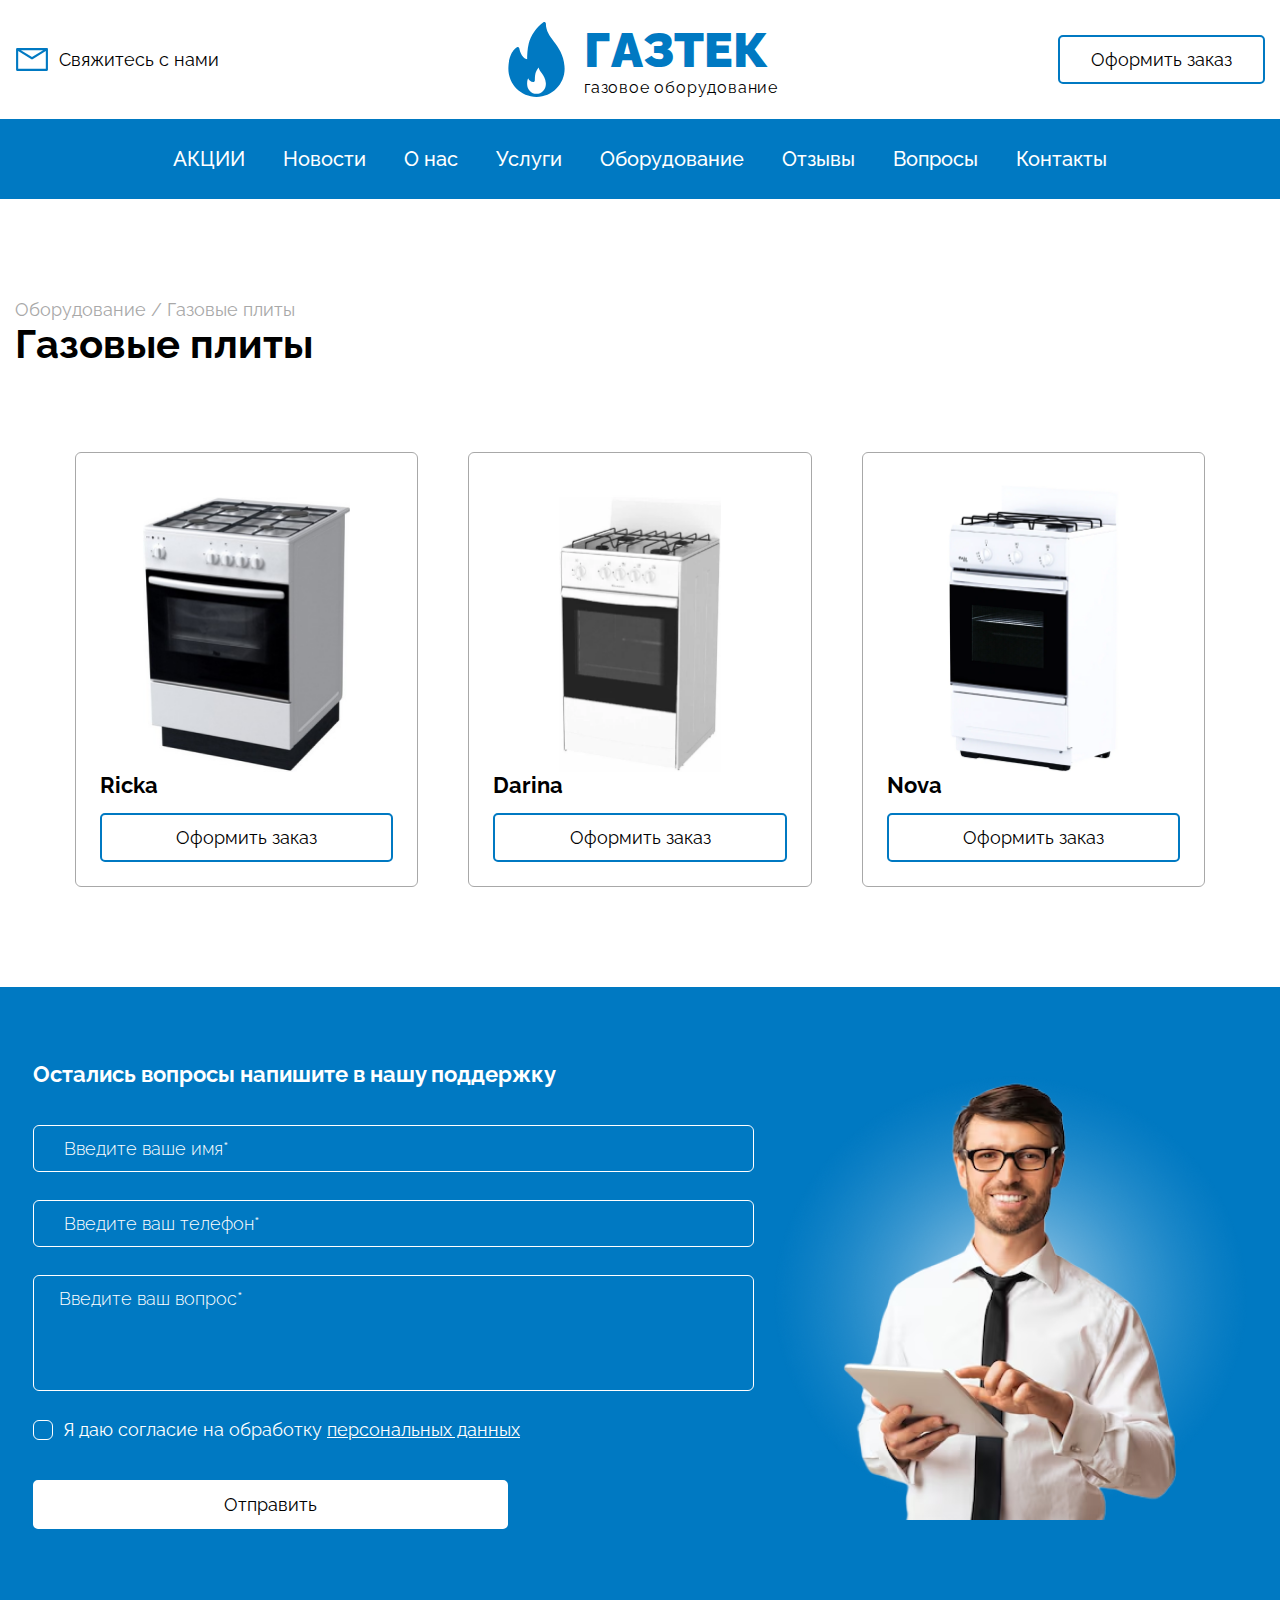
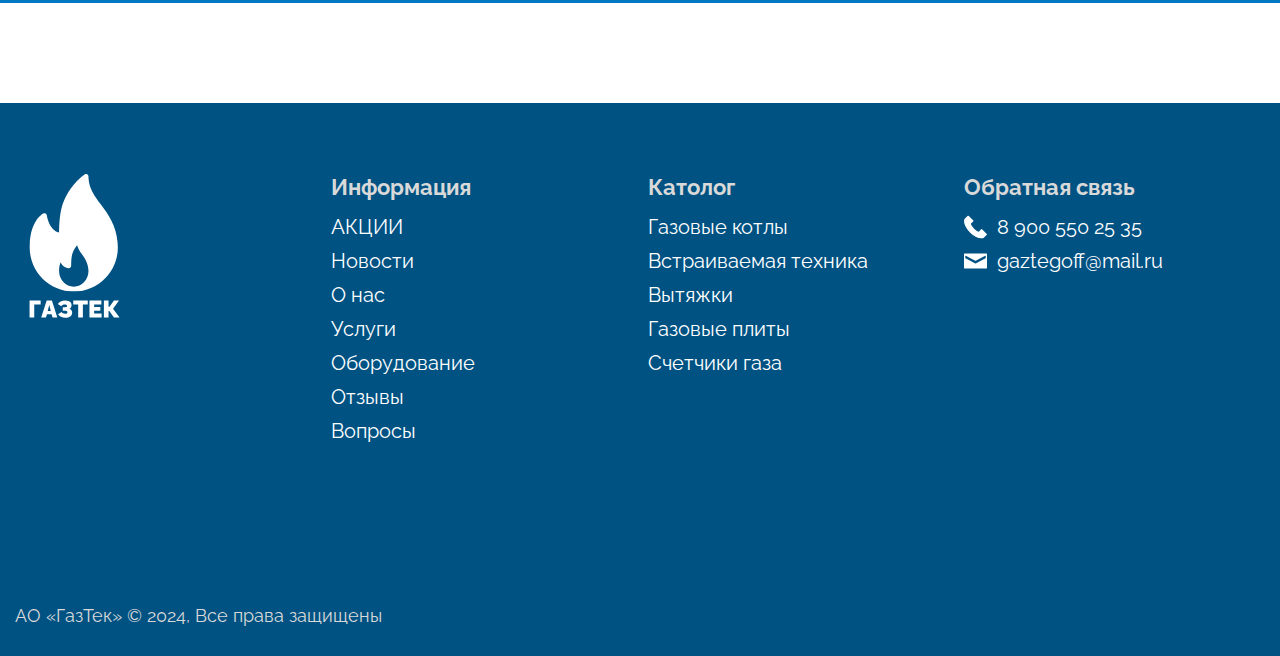
<file: equipment4.html>
<!DOCTYPE html>
<html lang="ru">

<head>
    <meta charset="UTF-8">
    <meta name="viewport" content="width=device-width, initial-scale=1.0">
    <link rel="stylesheet" type="text/css" href="./css/styles.css">
    <link rel="stylesheet" type="text/css" href="./css/equipment-style.css">
    <link rel="stylesheet" type="text/css" href="./css/adaptives/adap-style.css">
    <link rel="stylesheet" type="text/css" href="./css/adaptives/adap-equipment.css">
    <link rel="stylesheet" type="text/css" href="./css/modal.css">
    <link type="image/x-icon" rel="shortcut icon" href="./img/fire_z39vox3x9kl5 1.svg">
    <title>ГазТек - газовое оборудование / газовые плиты</title>
    <link rel="stylesheet" href="https://cdn.jsdelivr.net/npm/swiper@11/swiper-bundle.min.css" />
    <script src="https://cdn.jsdelivr.net/npm/swiper@11/swiper-bundle.min.js"></script>
    <script src="https://ajax.googleapis.com/ajax/libs/jquery/3.1.1/jquery.min.js"></script>
</head>

<body>
    <div class="header">
        <div class="container">
            <div class="logo-adap">
                <a href="./index.html">
                    <div class="logo">
                        <img src="./img/fire_z39vox3x9kl5 1.svg" alt="">
                        <div class="logo-text">
                            <p class="title">ГАЗТЕК</p>
                            <p class="subtitle">газовое оборудование</p>
                        </div>
                    </div>
                </a>
            </div>
            <div class="header-info">
                <div class="adapt-class-head">
                    <div class="burger-menu">
                        <div class="burger-logo">
                            <button id="burger-button">
                                <span class="btn-1">
                                    <svg width="25" height="17" viewBox="0 0 25 17" fill="none"
                                        xmlns="http://www.w3.org/2000/svg">
                                        <path d="M25 14.0555H0V16.8333H25V14.0555Z" fill="#0079C2" />
                                        <path d="M25 7.11113H0V9.88893H25V7.11113Z" fill="#0079C2" />
                                        <path d="M25 0.166664H0V2.94446H25V0.166664Z" fill="#0079C2" />
                                    </svg>
                                </span>
                                <span class="btn-2 nonactive "><svg width="25" height="15" viewBox="0 0 25 15"
                                        fill="none" xmlns="http://www.w3.org/2000/svg">
                                        <path d="M22.6506 0L1 12.5L2.3889 14.9056L24.0395 2.40564L22.6506 0Z"
                                            fill="white" />
                                        <path d="M24.0198 12.5L2.36914 0L0.980241 2.40564L22.6309 14.9056L24.0198 12.5Z"
                                            fill="white" />
                                    </svg>
                                </span>
                            </button>
                        </div>
                        <ul class="menu-ul-burger">
                            <a class="li-a" href="./index.html#promotion">АКЦИИ</a>
                            <a class="li" href="./index.html#news">Новости</a>
                            <a class="li" href="./index.html#about-us">О нас</a>
                            <a class="li" href="./index.html#services">Услуги</a>
                            <a class="li" href="./index.html#equipment">Оборудование</a>
                            <a class="li" href="./index.html#reviews">Отзывы</a>
                            <a class="li" href="./index.html#feedback">Вопросы</a>
                            <a class="li" href="#footer">Контакты</a>
                        </ul>
                    </div>
                    <a href="#form" class="email">
                        <div class="push-email">
                            <svg width="47" height="47" viewBox="0 0 47 47" fill="none"
                                xmlns="http://www.w3.org/2000/svg">
                                <rect x="2.47368" y="8.65796" width="40.8158" height="28.4474" fill="white" />
                                <path
                                    d="M45.5313 9.06957C45.507 8.69682 45.3416 8.34732 45.0687 8.09219C44.7959 7.83707 44.436 7.6955 44.0625 7.69629H2.9375C2.54796 7.69629 2.17438 7.85104 1.89894 8.12648C1.62349 8.40192 1.46875 8.77551 1.46875 9.16504V37.8057C1.46875 38.1952 1.62349 38.5688 1.89894 38.8442C2.17438 39.1197 2.54796 39.2744 2.9375 39.2744H44.0625C44.452 39.2744 44.8256 39.1197 45.1011 38.8442C45.3765 38.5688 45.5313 38.1952 45.5313 37.8057V9.16504C45.5313 9.12832 45.5313 9.09895 45.5313 9.06957ZM38.9219 10.6338L23.5 20.1807L8.07813 10.6338H38.9219ZM4.40625 36.3369V11.8088L22.7216 23.1843C22.955 23.3302 23.2247 23.4075 23.5 23.4075C23.7753 23.4075 24.045 23.3302 24.2784 23.1843L42.5938 11.8088V36.3663L4.40625 36.3369Z"
                                    fill="#0079C2" />
                            </svg>
                            <p>Свяжитесь c нами</p>
                        </div>
                    </a>
                </div>
                <a href="./index.html">
                    <div class="logo">
                        <img src="./img/fire_z39vox3x9kl5 1.svg" alt="">
                        <div class="logo-text">
                            <p class="title">ГАЗТЕК</p>
                            <p class="subtitle">газовое оборудование</p>
                        </div>
                    </div>
                </a>
                <div class="bt">
                    <a href="#" id="openModal1">Оформить заказ</a>
                </div>
                <!-- Модальное окно 1 -->
                <div id="successModal1" class="modal-zakaz">
                    <div class="modal-container">
                        <div class="modal-title">
                            <h6>Оформить заказ</h6>
                            <span class="close">&times;</span>
                        </div>
                        <form action="https://api.web3forms.com/submit" method="POST">
                            <div class="form-input">
                                <input type="hidden" name="access_key" value="30cdb6dd-6a52-47f4-a020-e3b46b8f563e">
                                <input type="text" id="name" name="name" minlength="1" maxlength="20" size="10" required
                                    placeholder="Введите ваше имя*">
                                <input type="tel" id="phone" name="phone" minlength="4" maxlength="12" size="10"
                                    required placeholder="Введите ваш телефон*">
                                <div class="custom-checkbox">
                                    <input class="checkbox-input" type="checkbox" id="checkbox" name="return">
                                    <label class="custom-checkbox_1" for="checkbox">
                                    </label>
                                    <p>Я даю согласие на обработку <a href="./confidence.html">персональных данных</a></p>
                                </div>
                                <button class="bt_form" type="submit">
                                    Отправить
                                </button>
                            </div>
                        </form>
                    </div>
                </div>
            </div>
        </div>
    </div>
    <div class="menu block">
        <div class="container">
            <ul class="menu-ul">
                <a class="li-a" href="./index.html#promotion">АКЦИИ</a>
                <a class="li" href="./index.html#news">Новости</a>
                <a class="li" href="./index.html#about-us">О нас</a>
                <a class="li" href="./index.html#services">Услуги</a>
                <a class="li" href="./index.html#equipment">Оборудование</a>
                <a class="li" href="./index.html#reviews">Отзывы</a>
                <a class="li" href="./index.html#feedback">Вопросы</a>
                <a class="li" href="#footer">Контакты</a>
            </ul>
        </div>
    </div>
    <div class="equipment block">
        <div class="container">
            <p><a href="./index.html#equipment" class="serv">Оборудование</a> / Газовые плиты</p>
            <h3>Газовые плиты</h3>
            <div class="equipment-cards">
                <div class="eqm-card">
                    <img src="./img/equipment/Ricka.png" alt="">
                    <div class="card-title">
                        <h6>Ricka</h6>
                        <div class="eqm-bt">
                            <a href="#" class="openModal" data-product="Ricka">Оформить заказ</a>
                        </div>
                    </div>
                </div>
                <div class="eqm-card">
                    <img src="./img/equipment/Darina.png" alt="">
                    <div class="card-title">
                        <h6>Darina</h6>
                        <div class="eqm-bt">
                            <a href="#" class="openModal" data-product="Darina">Оформить заказ</a>
                        </div>
                    </div>
                </div>
                <div class="eqm-card">
                    <img src="./img/equipment/Nova.png" alt="">
                    <div class="card-title">
                        <h6>Nova</h6>
                        <div class="eqm-bt">
                            <a href="#" class="openModal" data-product="Nova">Оформить заказ</a>
                        </div>
                    </div>
                </div>
            </div>
        </div>
    </div>
    <!-- Модальное окно -->
    <div id="successModal" class="modal-zakaz">
        <div class="modal-container">
            <div class="modal-title">
                <h6>Оформить заказ</h6>
                <span class="close">&times;</span>
            </div>
            <form action="https://api.web3forms.com/submit" method="POST">
                <div class="form-input">
                    <input type="hidden" name="access_key" value="30cdb6dd-6a52-47f4-a020-e3b46b8f563e">
                    <input type="text" id="name" name="name" minlength="1" maxlength="20" size="10" required
                        placeholder="Введите ваше имя*">
                    <input type="tel" id="phone" name="phone" minlength="4" maxlength="12" size="10" required
                        placeholder="Введите ваш телефон*">
                    <input type="hidden" id="product" name="product">
                    <div class="custom-checkbox">
                        <input class="checkbox-input" type="checkbox" id="checkbox" name="return">
                        <label class="custom-checkbox_1" for="checkbox"></label>
                        <p>Я даю согласие на обработку <a href="./confidence.html">персональных данных</a></p>
                    </div>
                    <button class="bt_form" type="submit">Отправить</button>
                </div>
            </form>
        </div>
    </div>
    <div class="feedback block" id="feedback">
        <div class="container">
            <div class="fee-main">
                <div class="free-main_text">
                    <h6>Остались вопросы напишите в нашу поддержку</h6>
                    <form action="https://api.web3forms.com/submit" method="POST">
                        <div class="fee-input">
                            <input type="hidden" name="access_key" value="30cdb6dd-6a52-47f4-a020-e3b46b8f563e">
                            <input type="text" id="name" name="name" minlength="1" maxlength="20" size="10" required
                                placeholder="Введите ваше имя*">
                            <input type="tel" id="phone" name="phone" minlength="4" maxlength="12" size="10" required
                                placeholder="Введите ваш телефон*">
                            <textarea class="free-opros" name="message" id="opros" cols="30" rows="10"
                                placeholder="Введите ваш вопрос*" required></textarea>
                            <div class="custom-checkbox">
                                <input class="checkbox-input" type="checkbox" id="checkbox2" name="return">
                                <label class="custom-checkbox_1" for="checkbox2"></label>
                                <p>Я даю согласие на обработку <a href="./confidence.html">персональных данных</a></p>
                            </div>
                            <button class="bt_form" type="submit">Отправить</button>

                            <div id="successModal4" class="modal">
                                <div class="modal-content">
                                    <p>Форма успешно отправлена!</p>
                                    <span class="close">&times;</span>
                                </div>
                            </div>
                        </div>
                    </form>
                </div>
                <img src="./img/manager.png" alt="">
            </div>
        </div>
    </div>
    <div class="footer" id="footer">
        <div class="container">
            <div class="footer-main">
                <a href="./index.html">
                    <div class="ft-logo">
                        <img src="./img/logo-footer.svg" alt="">
                    </div>
                </a>
                <div class="ft-menu">
                    <h6>Информация</h6>
                    <ul class="ft-menu-li">
                        <a class="li" href="./index.html#promotion">АКЦИИ</a>
                        <a class="li" href="./index.html#news">Новости</a>
                        <a class="li" href="./index.html#about-us">О нас</a>
                        <a class="li" href="./index.html#services">Услуги</a>
                        <a class="li" href="./index.html#equipment">Оборудование</a>
                        <a class="li" href="./index.html#reviews">Отзывы</a>
                        <a class="li" href="./index.html#questions">Вопросы</a>
                    </ul>
                </div>
                <div class="ft-menu">
                    <h6>Католог</h6>
                    <ul class="ft-menu-li">
                        <a class="li" href="./equipment1.html">Газовые котлы</a>
                        <a class="li" href="./equipment2.html">Встраиваемая техника</a>
                        <a class="li" href="./equipment3.html">Вытяжки</a>
                        <a class="li" href="./equipment4.html">Газовые плиты</a>
                        <a class="li" href="./equipment5.html">Счетчики газа</a>
                    </ul>
                </div>
                <div class="ft-menu">
                    <h6>Обратная связь</h6>
                    <ul class="ft-menu-li">
                        <div class="ft-menu-contact">
                            <img src="./img/telephone_auricular_laqksh30nanc 1.svg" alt=""><a class="li"
                                href="tel:89005502535">8 900 550 25 35</a>
                        </div>
                        <div class="ft-menu-contact">
                            <img src="./img/new_email_filled_closed_envelope_back_kysgkdizsama (1).svg" alt=""><a
                                class="li" href="mailto:gaztegoff@mail.ru">gaztegoff@mail.ru</a>
                        </div>
                    </ul>
                </div>
            </div>
            <div class="footer-copirater">
                <p>АО «ГазТек» © 2024, Все права защищены</p>
            </div>
        </div>
    </div>
    <script src="./sleid.js"></script>
    <script>
        document.addEventListener('DOMContentLoaded', function () {
            const modal = document.getElementById('successModal');
            const closeBtn = document.querySelector('.close');
            const openModalBtns = document.querySelectorAll('.openModal');
            const productInput = document.getElementById('product');

            openModalBtns.forEach(btn => {
                btn.addEventListener('click', function () {
                    const productName = this.getAttribute('data-product');
                    productInput.value = productName;
                    modal.style.display = 'block';
                });
            });

            closeBtn.addEventListener('click', function () {
                modal.style.display = 'none';
            });

            window.addEventListener('click', function (event) {
                if (event.target == modal) {
                    modal.style.display = 'none';
                }
            });
        });
    </script>
    <script>
        document.addEventListener('DOMContentLoaded', function () {
            const burgerButton = document.getElementById('burger-button');
            const menuUlBurger = document.querySelector('.menu-ul-burger');
            const btn1 = document.querySelector('.btn-1');
            const btn2 = document.querySelector('.btn-2');
            const menuLinks = document.querySelectorAll('.menu-ul-burger a');

            burgerButton.addEventListener('click', function () {
                menuUlBurger.classList.toggle('activ');
                btn1.classList.toggle('nonactive');
                btn2.classList.toggle('activ-btn');
            });
        });
    </script>
</body>

</html>
</file>
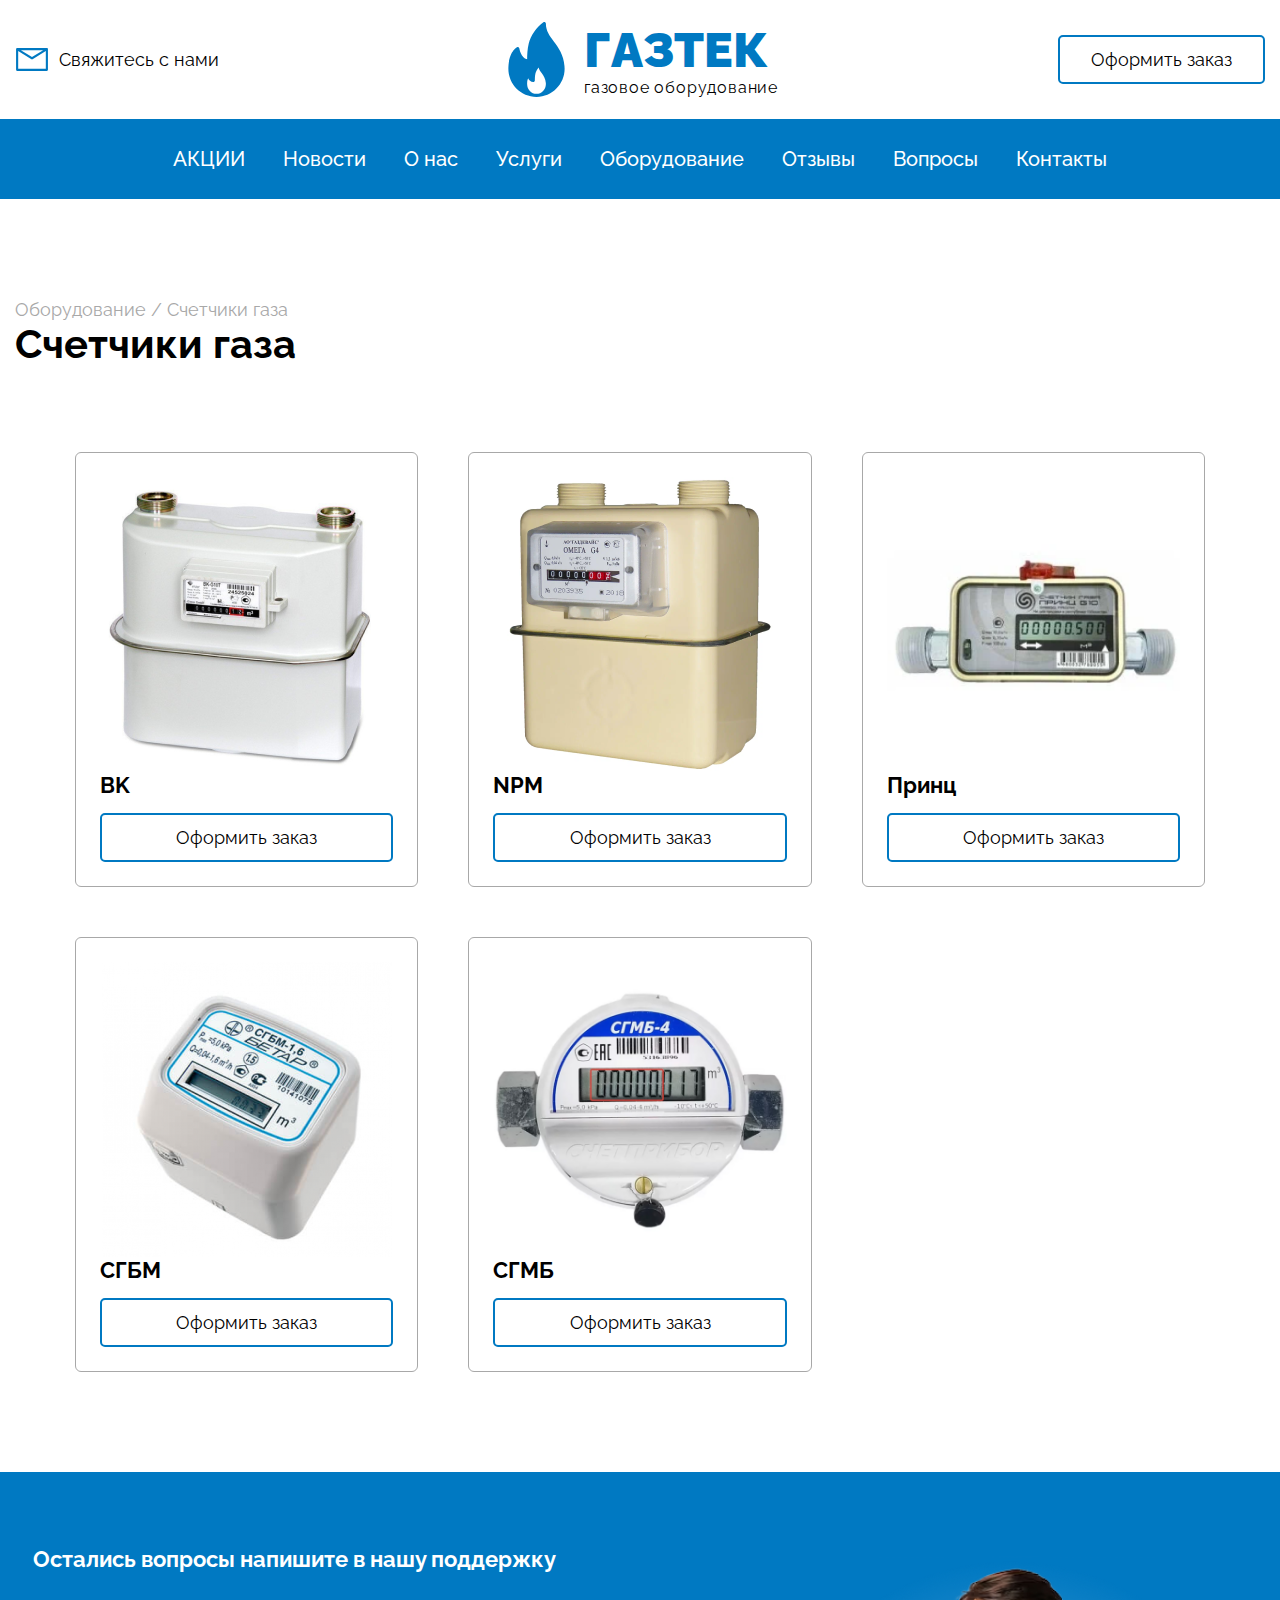
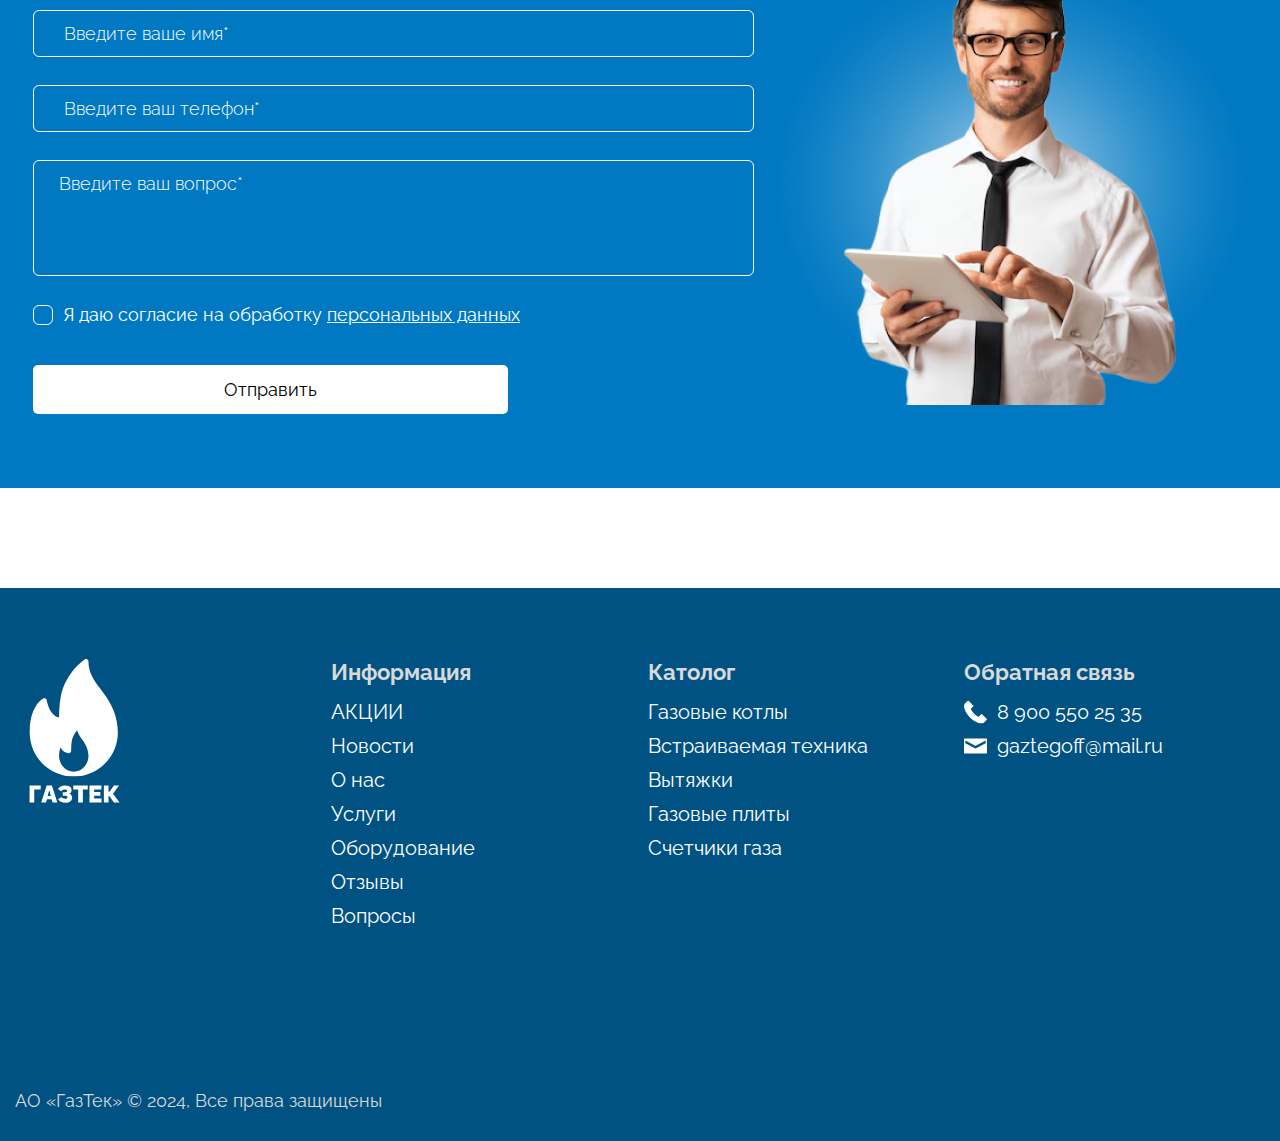
<file: equipment5.html>
<!DOCTYPE html>
<html lang="ru">

<head>
    <meta charset="UTF-8">
    <meta name="viewport" content="width=device-width, initial-scale=1.0">
    <link rel="stylesheet" type="text/css" href="./css/styles.css">
    <link rel="stylesheet" type="text/css" href="./css/equipment-style.css">
    <link rel="stylesheet" type="text/css" href="./css/adaptives/adap-style.css">
    <link rel="stylesheet" type="text/css" href="./css/adaptives/adap-equipment.css">
    <link rel="stylesheet" type="text/css" href="./css/modal.css">
    <link type="image/x-icon" rel="shortcut icon" href="./img/fire_z39vox3x9kl5 1.svg">
    <title>ГазТек - газовое оборудование / счетчики газа</title>
    <link rel="stylesheet" href="https://cdn.jsdelivr.net/npm/swiper@11/swiper-bundle.min.css" />
    <script src="https://cdn.jsdelivr.net/npm/swiper@11/swiper-bundle.min.js"></script>
    <script src="https://ajax.googleapis.com/ajax/libs/jquery/3.1.1/jquery.min.js"></script>
</head>

<body>
    <div class="header">
        <div class="container">
            <div class="logo-adap">
                <a href="./index.html">
                    <div class="logo">
                        <img src="./img/fire_z39vox3x9kl5 1.svg" alt="">
                        <div class="logo-text">
                            <p class="title">ГАЗТЕК</p>
                            <p class="subtitle">газовое оборудование</p>
                        </div>
                    </div>
                </a>
            </div>
            <div class="header-info">
                <div class="adapt-class-head">
                    <div class="burger-menu">
                        <div class="burger-logo">
                            <button id="burger-button">
                                <span class="btn-1">
                                    <svg width="25" height="17" viewBox="0 0 25 17" fill="none"
                                        xmlns="http://www.w3.org/2000/svg">
                                        <path d="M25 14.0555H0V16.8333H25V14.0555Z" fill="#0079C2" />
                                        <path d="M25 7.11113H0V9.88893H25V7.11113Z" fill="#0079C2" />
                                        <path d="M25 0.166664H0V2.94446H25V0.166664Z" fill="#0079C2" />
                                    </svg>
                                </span>
                                <span class="btn-2 nonactive "><svg width="25" height="15" viewBox="0 0 25 15"
                                        fill="none" xmlns="http://www.w3.org/2000/svg">
                                        <path d="M22.6506 0L1 12.5L2.3889 14.9056L24.0395 2.40564L22.6506 0Z"
                                            fill="white" />
                                        <path d="M24.0198 12.5L2.36914 0L0.980241 2.40564L22.6309 14.9056L24.0198 12.5Z"
                                            fill="white" />
                                    </svg>
                                </span>
                            </button>
                        </div>
                        <ul class="menu-ul-burger">
                            <a class="li-a" href="./index.html#promotion">АКЦИИ</a>
                            <a class="li" href="./index.html#news">Новости</a>
                            <a class="li" href="./index.html#about-us">О нас</a>
                            <a class="li" href="./index.html#services">Услуги</a>
                            <a class="li" href="./index.html#equipment">Оборудование</a>
                            <a class="li" href="./index.html#reviews">Отзывы</a>
                            <a class="li" href="./index.html#feedback">Вопросы</a>
                            <a class="li" href="#footer">Контакты</a>
                        </ul>
                    </div>
                    <a href="#form" class="email">
                        <div class="push-email">
                            <svg width="47" height="47" viewBox="0 0 47 47" fill="none"
                                xmlns="http://www.w3.org/2000/svg">
                                <rect x="2.47368" y="8.65796" width="40.8158" height="28.4474" fill="white" />
                                <path
                                    d="M45.5313 9.06957C45.507 8.69682 45.3416 8.34732 45.0687 8.09219C44.7959 7.83707 44.436 7.6955 44.0625 7.69629H2.9375C2.54796 7.69629 2.17438 7.85104 1.89894 8.12648C1.62349 8.40192 1.46875 8.77551 1.46875 9.16504V37.8057C1.46875 38.1952 1.62349 38.5688 1.89894 38.8442C2.17438 39.1197 2.54796 39.2744 2.9375 39.2744H44.0625C44.452 39.2744 44.8256 39.1197 45.1011 38.8442C45.3765 38.5688 45.5313 38.1952 45.5313 37.8057V9.16504C45.5313 9.12832 45.5313 9.09895 45.5313 9.06957ZM38.9219 10.6338L23.5 20.1807L8.07813 10.6338H38.9219ZM4.40625 36.3369V11.8088L22.7216 23.1843C22.955 23.3302 23.2247 23.4075 23.5 23.4075C23.7753 23.4075 24.045 23.3302 24.2784 23.1843L42.5938 11.8088V36.3663L4.40625 36.3369Z"
                                    fill="#0079C2" />
                            </svg>
                            <p>Свяжитесь c нами</p>
                        </div>
                    </a>
                </div>
                <a href="./index.html">
                    <div class="logo">
                        <img src="./img/fire_z39vox3x9kl5 1.svg" alt="">
                        <div class="logo-text">
                            <p class="title">ГАЗТЕК</p>
                            <p class="subtitle">газовое оборудование</p>
                        </div>
                    </div>
                </a>
                <div class="bt">
                    <a href="#" id="openModal1">Оформить заказ</a>
                </div>
                <!-- Модальное окно 1 -->
                <div id="successModal1" class="modal-zakaz">
                    <div class="modal-container">
                        <div class="modal-title">
                            <h6>Оформить заказ</h6>
                            <span class="close">&times;</span>
                        </div>
                        <form action="https://api.web3forms.com/submit" method="POST">
                            <div class="form-input">
                                <input type="hidden" name="access_key" value="30cdb6dd-6a52-47f4-a020-e3b46b8f563e">
                                <input type="text" id="name" name="name" minlength="1" maxlength="20" size="10" required
                                    placeholder="Введите ваше имя*">
                                <input type="tel" id="phone" name="phone" minlength="4" maxlength="12" size="10"
                                    required placeholder="Введите ваш телефон*">
                                <div class="custom-checkbox">
                                    <input class="checkbox-input" type="checkbox" id="checkbox" name="return">
                                    <label class="custom-checkbox_1" for="checkbox">
                                    </label>
                                    <p>Я даю согласие на обработку <a href="./confidence.html">персональных данных</a>
                                    </p>
                                </div>
                                <button class="bt_form" type="submit">
                                    Отправить
                                </button>
                            </div>
                        </form>
                    </div>
                </div>
            </div>
        </div>
    </div>
    <div class="menu block">
        <div class="container">
            <ul class="menu-ul">
                <a class="li-a" href="./index.html#promotion">АКЦИИ</a>
                <a class="li" href="./index.html#news">Новости</a>
                <a class="li" href="./index.html#about-us">О нас</a>
                <a class="li" href="./index.html#services">Услуги</a>
                <a class="li" href="./index.html#equipment">Оборудование</a>
                <a class="li" href="./index.html#reviews">Отзывы</a>
                <a class="li" href="./index.html#feedback">Вопросы</a>
                <a class="li" href="#footer">Контакты</a>
            </ul>
        </div>
    </div>
    <div class="equipment block">
        <div class="container">
            <p><a href="./index.html#equipment" class="serv">Оборудование</a> / Счетчики газа</p>
            <h3>Счетчики газа</h3>
            <div class="equipment-cards">
                <div class="eqm-card">
                    <img src="./img/equipment/BK.png" alt="">
                    <div class="card-title">
                        <h6>BK</h6>
                        <div class="eqm-bt">
                            <a href="#" class="openModal" data-product="Bk">Оформить заказ</a>
                        </div>
                    </div>
                </div>
                <div class="eqm-card">
                    <img src="./img/equipment/NPM.png" alt="">
                    <div class="card-title">
                        <h6>NPM</h6>
                        <div class="eqm-bt">
                            <a href="#" class="openModal" data-product="Npm">Оформить заказ</a>
                        </div>
                    </div>
                </div>
                <div class="eqm-card">
                    <img src="./img/equipment/Princ.png" alt="">
                    <div class="card-title">
                        <h6>Принц</h6>
                        <div class="eqm-bt">
                            <a href="#" class="openModal" data-product="Princ">Оформить заказ</a>
                        </div>
                    </div>
                </div>
                <div class="eqm-card">
                    <img src="./img/equipment/SGBM.png" alt="">
                    <div class="card-title">
                        <h6>СГБМ</h6>
                        <div class="eqm-bt">
                            <a href="#" class="openModal" data-product="Sgbm">Оформить заказ</a>
                        </div>
                    </div>
                </div>
                <div class="eqm-card">
                    <img src="./img/equipment/SGMB.png" alt="">
                    <div class="card-title">
                        <h6>СГМБ </h6>
                        <div class="eqm-bt">
                            <a href="#" class="openModal" data-product="Sgmb">Оформить заказ</a>
                        </div>
                    </div>
                </div>
            </div>
        </div>
    </div>
    <div class="feedback block" id="feedback">
        <div class="container">
            <div class="fee-main">
                <div class="free-main_text">
                    <h6>Остались вопросы напишите в нашу поддержку</h6>
                    <form action="https://api.web3forms.com/submit" method="POST">
                        <div class="fee-input">
                            <input type="hidden" name="access_key" value="30cdb6dd-6a52-47f4-a020-e3b46b8f563e">
                            <input type="text" id="name" name="name" minlength="1" maxlength="20" size="10" required
                                placeholder="Введите ваше имя*">
                            <input type="tel" id="phone" name="phone" minlength="4" maxlength="12" size="10" required
                                placeholder="Введите ваш телефон*">
                            <textarea class="free-opros" name="message" id="opros" cols="30" rows="10"
                                placeholder="Введите ваш вопрос*" required></textarea>
                            <div class="custom-checkbox">
                                <input class="checkbox-input" type="checkbox" id="checkbox2" name="return">
                                <label class="custom-checkbox_1" for="checkbox2"></label>
                                <p>Я даю согласие на обработку <a href="./confidence.html">персональных данных</a></p>
                            </div>
                            <button class="bt_form" type="submit">Отправить</button>

                            <div id="successModal4" class="modal">
                                <div class="modal-content">
                                    <p>Форма успешно отправлена!</p>
                                    <span class="close">&times;</span>
                                </div>
                            </div>
                        </div>
                    </form>
                </div>
                <img src="./img/manager.png" alt="">
            </div>
        </div>
    </div>
    <div class="footer" id="footer">
        <div class="container">
            <div class="footer-main">
                <a href="./index.html">
                    <div class="ft-logo">
                        <img src="./img/logo-footer.svg" alt="">
                    </div>
                </a>
                <div class="ft-menu">
                    <h6>Информация</h6>
                    <ul class="ft-menu-li">
                        <a class="li" href="./index.html#promotion">АКЦИИ</a>
                        <a class="li" href="./index.html#news">Новости</a>
                        <a class="li" href="./index.html#about-us">О нас</a>
                        <a class="li" href="./index.html#services">Услуги</a>
                        <a class="li" href="./index.html#equipment">Оборудование</a>
                        <a class="li" href="./index.html#reviews">Отзывы</a>
                        <a class="li" href="./index.html#questions">Вопросы</a>
                    </ul>
                </div>
                <div class="ft-menu">
                    <h6>Католог</h6>
                    <ul class="ft-menu-li">
                        <a class="li" href="./equipment1.html">Газовые котлы</a>
                        <a class="li" href="./equipment2.html">Встраиваемая техника</a>
                        <a class="li" href="./equipment3.html">Вытяжки</a>
                        <a class="li" href="./equipment4.html">Газовые плиты</a>
                        <a class="li" href="./equipment5.html">Счетчики газа</a>
                    </ul>
                </div>
                <div class="ft-menu">
                    <h6>Обратная связь</h6>
                    <ul class="ft-menu-li">
                        <div class="ft-menu-contact">
                            <img src="./img/telephone_auricular_laqksh30nanc 1.svg" alt=""><a class="li"
                                href="tel:89005502535">8 900 550 25 35</a>
                        </div>
                        <div class="ft-menu-contact">
                            <img src="./img/new_email_filled_closed_envelope_back_kysgkdizsama (1).svg" alt=""><a
                                class="li" href="mailto:gaztegoff@mail.ru">gaztegoff@mail.ru</a>
                        </div>
                    </ul>
                </div>
            </div>
            <div class="footer-copirater">
                <p>АО «ГазТек» © 2024, Все права защищены</p>
            </div>
        </div>
    </div>
    <script src="./sleid.js"></script>
    <script>
        document.addEventListener('DOMContentLoaded', function () {
            const modal = document.getElementById('successModal');
            const closeBtn = document.querySelector('.close');
            const openModalBtns = document.querySelectorAll('.openModal');
            const productInput = document.getElementById('product');

            openModalBtns.forEach(btn => {
                btn.addEventListener('click', function () {
                    const productName = this.getAttribute('data-product');
                    productInput.value = productName;
                    modal.style.display = 'block';
                });
            });

            closeBtn.addEventListener('click', function () {
                modal.style.display = 'none';
            });

            window.addEventListener('click', function (event) {
                if (event.target == modal) {
                    modal.style.display = 'none';
                }
            });
        });
    </script>
    <script>
        document.addEventListener('DOMContentLoaded', function () {
            const burgerButton = document.getElementById('burger-button');
            const menuUlBurger = document.querySelector('.menu-ul-burger');
            const btn1 = document.querySelector('.btn-1');
            const btn2 = document.querySelector('.btn-2');
            const menuLinks = document.querySelectorAll('.menu-ul-burger a');

            burgerButton.addEventListener('click', function () {
                menuUlBurger.classList.toggle('activ');
                btn1.classList.toggle('nonactive');
                btn2.classList.toggle('activ-btn');
            });
        });
    </script>
</body>

</html>
</file>
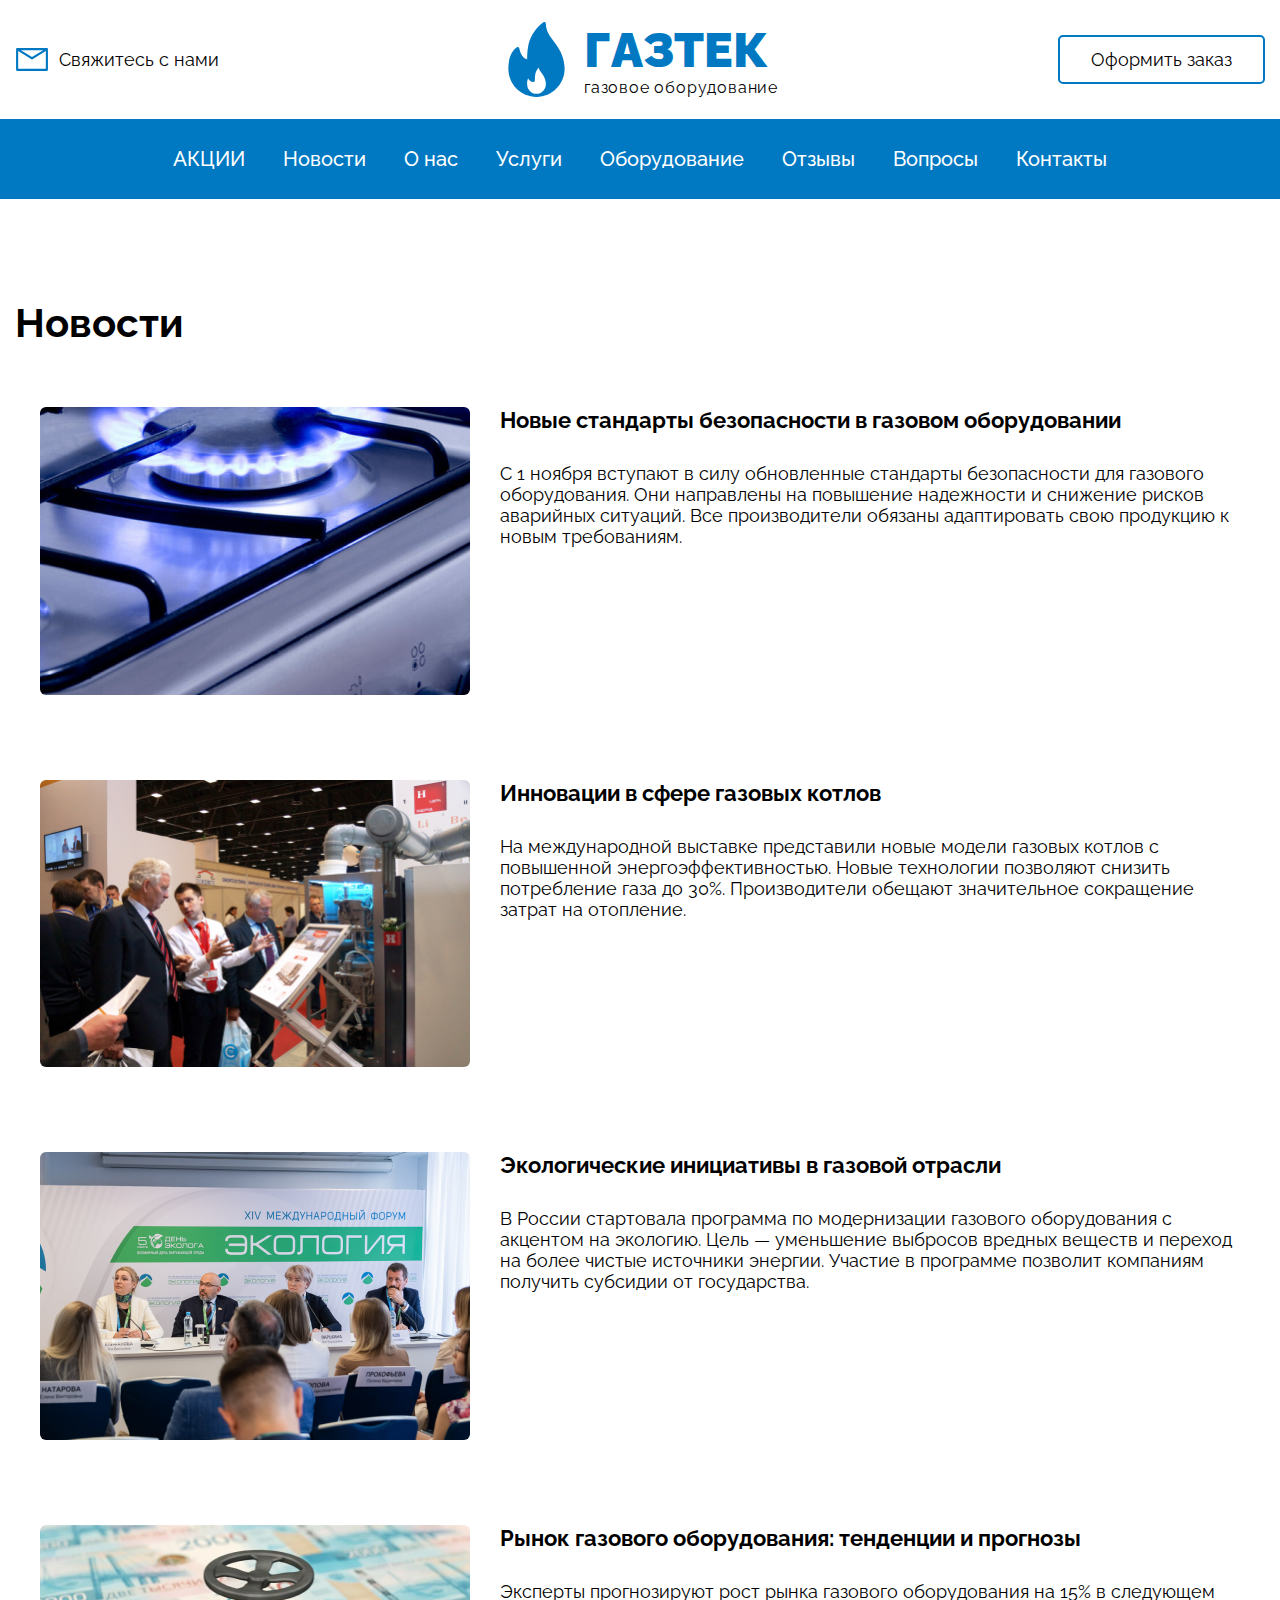
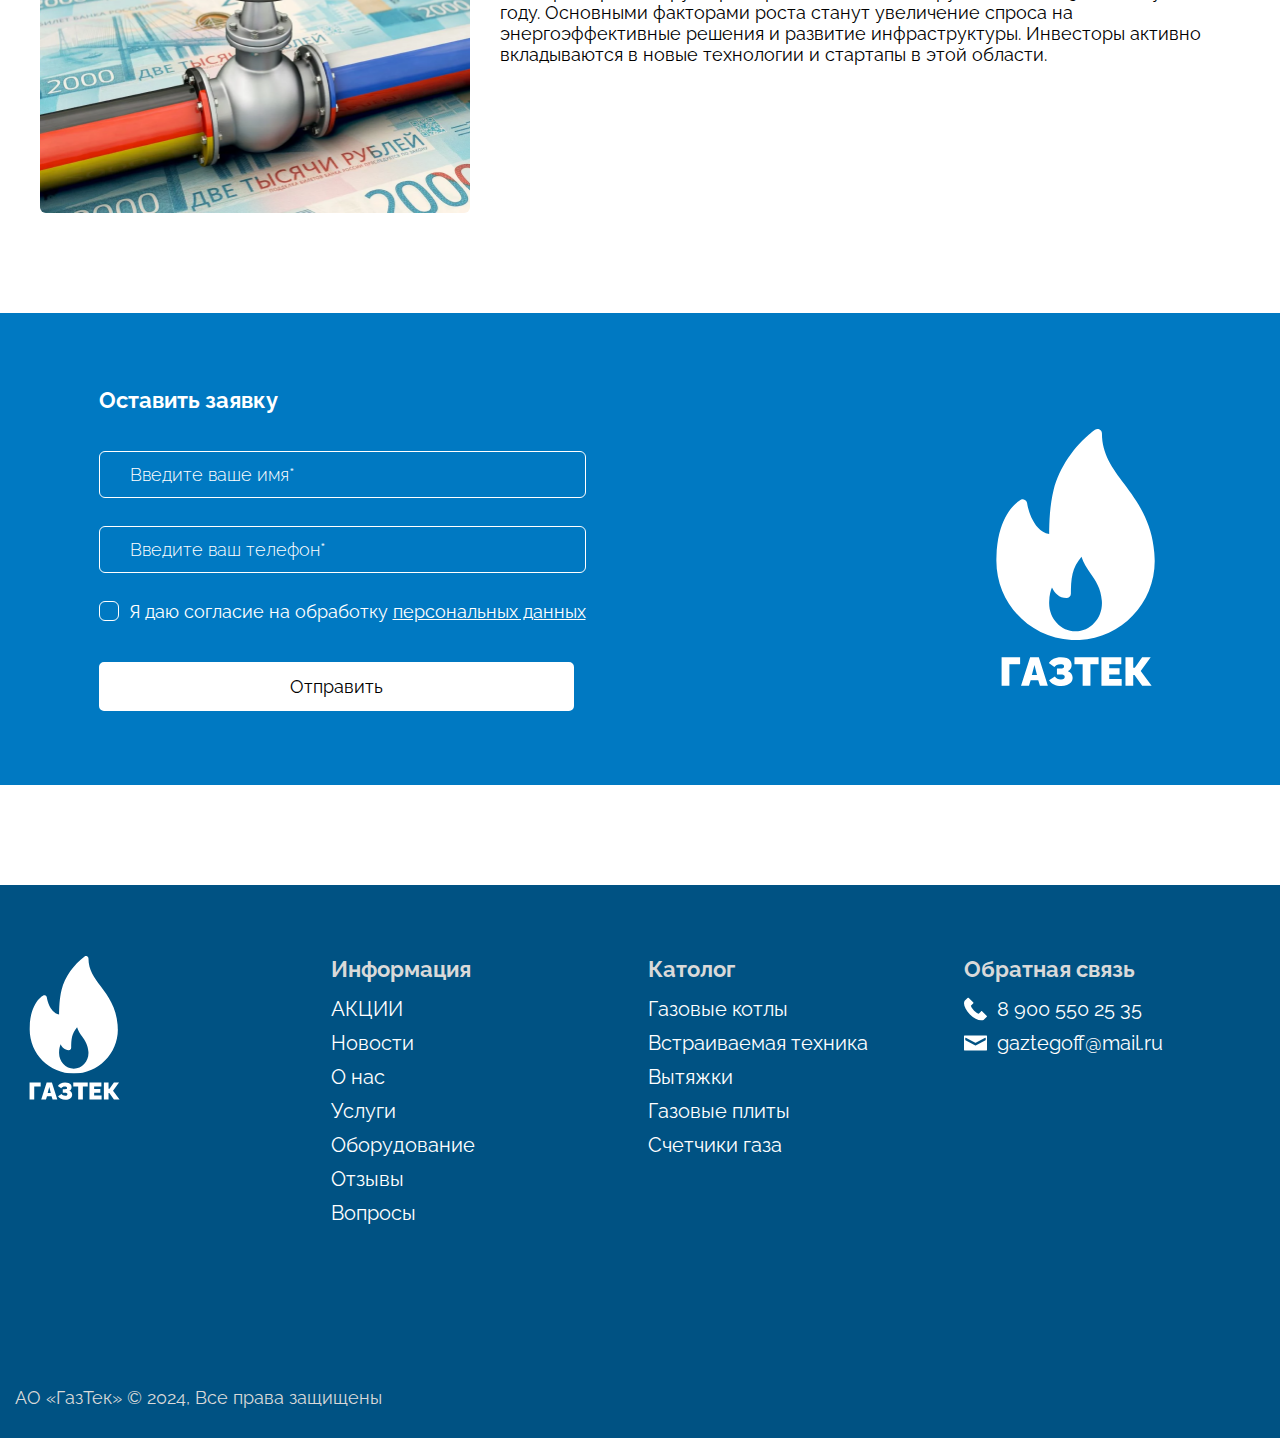
<file: new.html>
<!DOCTYPE html>
<html lang="ru">

<head>
    <meta charset="UTF-8">
    <meta name="viewport" content="width=device-width, initial-scale=1.0">
    <link rel="stylesheet" type="text/css" href="./css/styles.css">
    <link rel="stylesheet" type="text/css" href="./css/modal.css">
    <link rel="stylesheet" type="text/css" href="./css/new-style.css">
    <link rel="stylesheet" type="text/css" href="./css/adaptives/adap-style.css">
    <link rel="stylesheet" type="text/css" href="./css/adaptives/adap-new.css">
    <link rel="stylesheet" type="text/css" href="./css/modal.css">
    <link type="image/x-icon" rel="shortcut icon" href="./img/fire_z39vox3x9kl5 1.svg">
    <title>ГазТек - газовое оборудование / новости</title>
    <link rel="stylesheet" href="https://cdn.jsdelivr.net/npm/swiper@11/swiper-bundle.min.css" />
    <script src="https://cdn.jsdelivr.net/npm/swiper@11/swiper-bundle.min.js"></script>
    <script src="https://ajax.googleapis.com/ajax/libs/jquery/3.1.1/jquery.min.js"></script>
</head>

<body>
    <div class="header">
        <div class="container">
            <div class="logo-adap">
                <a href="./index.html">
                    <div class="logo">
                        <img src="./img/fire_z39vox3x9kl5 1.svg" alt="">
                        <div class="logo-text">
                            <p class="title">ГАЗТЕК</p>
                            <p class="subtitle">газовое оборудование</p>
                        </div>
                    </div>
                </a>
            </div>
            <div class="header-info">
                <div class="adapt-class-head">
                    <div class="burger-menu">
                        <div class="burger-logo">
                            <button id="burger-button">
                                <span class="btn-1">
                                    <svg width="25" height="17" viewBox="0 0 25 17" fill="none"
                                        xmlns="http://www.w3.org/2000/svg">
                                        <path d="M25 14.0555H0V16.8333H25V14.0555Z" fill="#0079C2" />
                                        <path d="M25 7.11113H0V9.88893H25V7.11113Z" fill="#0079C2" />
                                        <path d="M25 0.166664H0V2.94446H25V0.166664Z" fill="#0079C2" />
                                    </svg>
                                </span>
                                <span class="btn-2 nonactive "><svg width="25" height="15" viewBox="0 0 25 15"
                                        fill="none" xmlns="http://www.w3.org/2000/svg">
                                        <path d="M22.6506 0L1 12.5L2.3889 14.9056L24.0395 2.40564L22.6506 0Z"
                                            fill="white" />
                                        <path d="M24.0198 12.5L2.36914 0L0.980241 2.40564L22.6309 14.9056L24.0198 12.5Z"
                                            fill="white" />
                                    </svg>
                                </span>
                            </button>
                        </div>
                        <ul class="menu-ul-burger">
                            <a class="li-a" href="./index.html#promotion">АКЦИИ</a>
                            <a class="li" href="./index.html#news">Новости</a>
                            <a class="li" href="./index.html#about-us">О нас</a>
                            <a class="li" href="./index.html#services">Услуги</a>
                            <a class="li" href="./index.html#equipment">Оборудование</a>
                            <a class="li" href="./index.html#reviews">Отзывы</a>
                            <a class="li" href="./index.html#feedback">Вопросы</a>
                            <a class="li" href="#footer">Контакты</a>
                        </ul>
                    </div>
                    <a href="#form" class="email">
                        <div class="push-email">
                            <svg width="47" height="47" viewBox="0 0 47 47" fill="none"
                                xmlns="http://www.w3.org/2000/svg">
                                <rect x="2.47368" y="8.65796" width="40.8158" height="28.4474" fill="white" />
                                <path
                                    d="M45.5313 9.06957C45.507 8.69682 45.3416 8.34732 45.0687 8.09219C44.7959 7.83707 44.436 7.6955 44.0625 7.69629H2.9375C2.54796 7.69629 2.17438 7.85104 1.89894 8.12648C1.62349 8.40192 1.46875 8.77551 1.46875 9.16504V37.8057C1.46875 38.1952 1.62349 38.5688 1.89894 38.8442C2.17438 39.1197 2.54796 39.2744 2.9375 39.2744H44.0625C44.452 39.2744 44.8256 39.1197 45.1011 38.8442C45.3765 38.5688 45.5313 38.1952 45.5313 37.8057V9.16504C45.5313 9.12832 45.5313 9.09895 45.5313 9.06957ZM38.9219 10.6338L23.5 20.1807L8.07813 10.6338H38.9219ZM4.40625 36.3369V11.8088L22.7216 23.1843C22.955 23.3302 23.2247 23.4075 23.5 23.4075C23.7753 23.4075 24.045 23.3302 24.2784 23.1843L42.5938 11.8088V36.3663L4.40625 36.3369Z"
                                    fill="#0079C2" />
                            </svg>
                            <p>Свяжитесь c нами</p>
                        </div>
                    </a>
                </div>
                <a href="./index.html">
                    <div class="logo">
                        <img src="./img/fire_z39vox3x9kl5 1.svg" alt="">
                        <div class="logo-text">
                            <p class="title">ГАЗТЕК</p>
                            <p class="subtitle">газовое оборудование</p>
                        </div>
                    </div>
                </a>
                <div class="bt">
                    <a href="#" id="openModal1">Оформить заказ</a>
                </div>
                <!-- Модальное окно 1 -->
                <div id="successModal1" class="modal-zakaz">
                    <div class="modal-container">
                        <div class="modal-title">
                            <h6>Оформить заказ</h6>
                            <span class="close">&times;</span>
                        </div>
                        <form action="https://api.web3forms.com/submit" method="POST">
                            <div class="form-input">
                                <input type="hidden" name="access_key" value="30cdb6dd-6a52-47f4-a020-e3b46b8f563e">
                                <input type="text" id="name" name="name" minlength="1" maxlength="20" size="10" required
                                    placeholder="Введите ваше имя*">
                                <input type="tel" id="phone" name="phone" minlength="4" maxlength="12" size="10"
                                    required placeholder="Введите ваш телефон*">
                                <div class="custom-checkbox">
                                    <input class="checkbox-input" type="checkbox" id="checkbox" name="return">
                                    <label class="custom-checkbox_1" for="checkbox">
                                    </label>
                                    <p>Я даю согласие на обработку <a href="./confidence.html">персональных данных</a>
                                    </p>
                                </div>
                                <button class="bt_form" type="submit">
                                    Отправить
                                </button>
                            </div>
                        </form>
                    </div>
                </div>
            </div>
        </div>
    </div>
    <div class="menu block">
        <div class="container">
            <ul class="menu-ul">
                <a class="li-a" href="./index.html#promotion">АКЦИИ</a>
                <a class="li" href="./index.html#news">Новости</a>
                <a class="li" href="./index.html#about-us">О нас</a>
                <a class="li" href="./index.html#services">Услуги</a>
                <a class="li" href="./index.html#equipment">Оборудование</a>
                <a class="li" href="./index.html#reviews">Отзывы</a>
                <a class="li" href="./index.html#feedback">Вопросы</a>
                <a class="li" href="#footer">Контакты</a>
            </ul>
        </div>
    </div>
    <div class="news block">
        <div class="container">
            <h3>Новости</h3>
            <div class="news-main">
                <div class="new-title">
                    <img src="./img/image_new1.png" alt="">
                    <div class="nw-text">
                        <h6>Новые стандарты безопасности в газовом оборудовании</h6>
                        <p>С 1 ноября вступают в силу обновленные стандарты безопасности для газового оборудования. Они
                            направлены на повышение надежности и снижение рисков аварийных ситуаций. Все производители
                            обязаны адаптировать свою продукцию к новым требованиям.</p>
                    </div>
                </div>
                <div class="new-title">
                    <img src="./img/image_new2.png" alt="">
                    <div class="nw-text">
                        <h6>Инновации в сфере газовых котлов</h6>
                        <p>На международной выставке представили новые модели газовых котлов с повышенной
                            энергоэффективностью. Новые технологии позволяют снизить потребление газа до 30%.
                            Производители обещают значительное сокращение затрат на отопление.</p>
                    </div>
                </div>
                <div class="new-title">
                    <img src="./img/image_new3.png" alt="">
                    <div class="nw-text">
                        <h6>Экологические инициативы в газовой отрасли</h6>
                        <p>В России стартовала программа по модернизации газового оборудования с акцентом на экологию.
                            Цель — уменьшение выбросов вредных веществ и переход на более чистые источники энергии.
                            Участие в программе позволит компаниям получить субсидии от государства.</p>
                    </div>
                </div>
                <div class="new-title">
                    <img src="./img/image_new4.png" alt="">
                    <div class="nw-text">
                        <h6>Рынок газового оборудования: тенденции и прогнозы</h6>
                        <p>Эксперты прогнозируют рост рынка газового оборудования на 15% в следующем году. Основными
                            факторами роста станут увеличение спроса на энергоэффективные решения и развитие
                            инфраструктуры. Инвесторы активно вкладываются в новые технологии и стартапы в этой области.
                        </p>
                    </div>
                </div>
            </div>
        </div>
    </div>
    <div class="form block" id="form">
        <div class="container">
            <h6>Оставить заявку</h6>
            <div class="form-main">
                <form action="https://api.web3forms.com/submit" method="POST">
                    <div class="form-input">
                        <input type="hidden" name="access_key" value="30cdb6dd-6a52-47f4-a020-e3b46b8f563e">
                        <input type="text" id="name" name="name" minlength="1" maxlength="20" size="10" required
                            placeholder="Введите ваше имя*">
                        <input type="tel" id="phone" name="phone" minlength="4" maxlength="12" size="10" required
                            placeholder="Введите ваш телефон*">
                        <div class="custom-checkbox">
                            <input class="checkbox-input" type="checkbox" id="checkbox1" name="return">
                            <label class="custom-checkbox_1" for="checkbox1"></label>
                            <p>Я даю согласие на обработку <a href="./confidence.html">персональных данных</a></p>
                        </div>
                        <button class="bt_form" type="submit">Отправить</button>
                    </div>
                </form>
                <img src="./img/logo-form.svg" alt="">
            </div>
        </div>
    </div>
    <div class="footer" id="footer">
        <div class="container">
            <div class="footer-main">
                <a href="./index.html">
                    <div class="ft-logo">
                        <img src="./img/logo-footer.svg" alt="">
                    </div>
                </a>
                <div class="ft-menu">
                    <h6>Информация</h6>
                    <ul class="ft-menu-li">
                        <a class="li" href="./index.html#promotion">АКЦИИ</a>
                        <a class="li" href="./index.html#news">Новости</a>
                        <a class="li" href="./index.html#about-us">О нас</a>
                        <a class="li" href="./index.html#services">Услуги</a>
                        <a class="li" href="./index.html#equipment">Оборудование</a>
                        <a class="li" href="./index.html#reviews">Отзывы</a>
                        <a class="li" href="./index.html#questions">Вопросы</a>
                    </ul>
                </div>
                <div class="ft-menu">
                    <h6>Католог</h6>
                    <ul class="ft-menu-li">
                        <a class="li" href="./equipment1.html">Газовые котлы</a>
                        <a class="li" href="./equipment2.html">Встраиваемая техника</a>
                        <a class="li" href="./equipment3.html">Вытяжки</a>
                        <a class="li" href="./equipment4.html">Газовые плиты</a>
                        <a class="li" href="./equipment5.html">Счетчики газа</a>
                    </ul>
                </div>
                <div class="ft-menu">
                    <h6>Обратная связь</h6>
                    <ul class="ft-menu-li">
                        <div class="ft-menu-contact">
                            <img src="./img/telephone_auricular_laqksh30nanc 1.svg" alt=""><a class="li"
                                href="tel:89005502535">8 900 550 25 35</a>
                        </div>
                        <div class="ft-menu-contact">
                            <img src="./img/new_email_filled_closed_envelope_back_kysgkdizsama (1).svg" alt=""><a
                                class="li" href="mailto:gaztegoff@mail.ru">gaztegoff@mail.ru</a>
                        </div>
                    </ul>
                </div>
            </div>
            <div class="footer-copirater">
                <p>АО «ГазТек» © 2024, Все права защищены</p>
            </div>
        </div>
    </div>
    <script src="./sleid.js"></script>
    <script>
        document.addEventListener('DOMContentLoaded', function () {
            const burgerButton = document.getElementById('burger-button');
            const menuUlBurger = document.querySelector('.menu-ul-burger');
            const btn1 = document.querySelector('.btn-1');
            const btn2 = document.querySelector('.btn-2');
            const menuLinks = document.querySelectorAll('.menu-ul-burger a');

            burgerButton.addEventListener('click', function () {
                menuUlBurger.classList.toggle('activ');
                btn1.classList.toggle('nonactive');
                btn2.classList.toggle('activ-btn');
            });
        });
    </script>
</body>

</html>
</file>
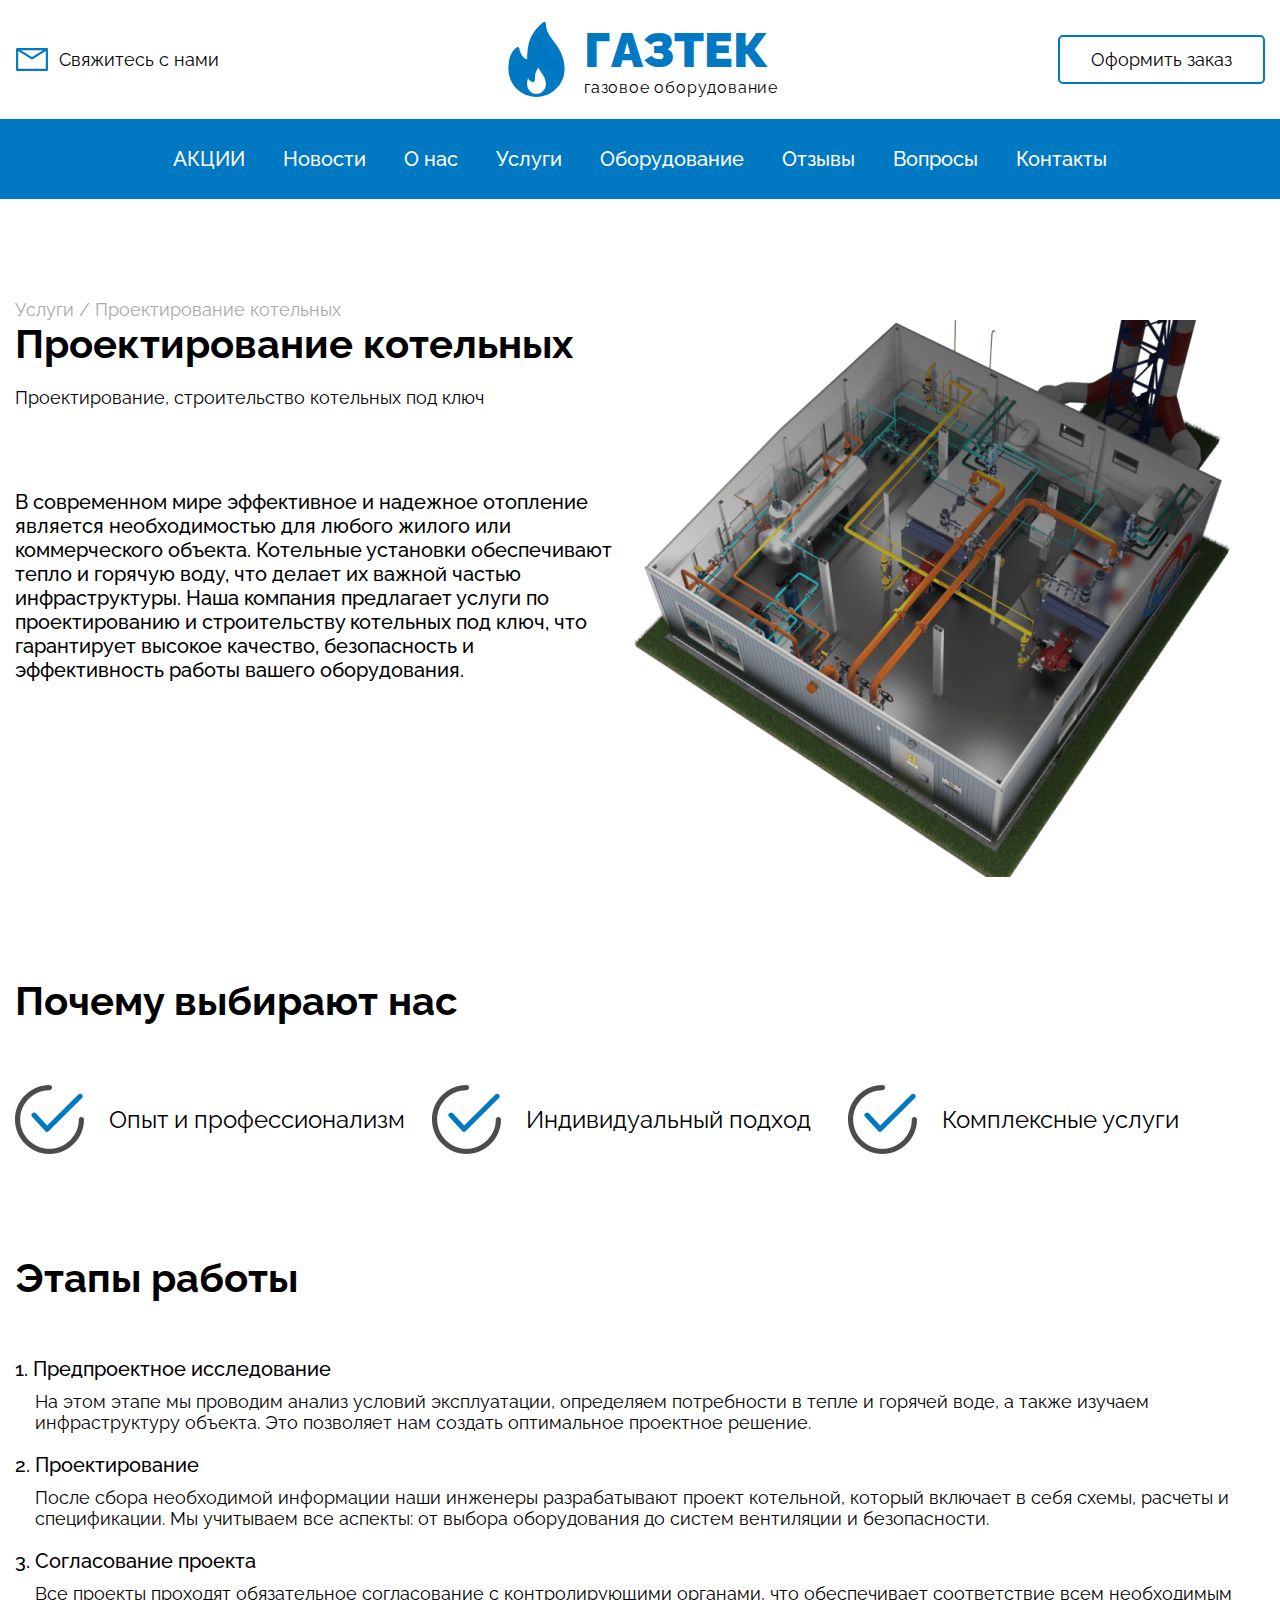
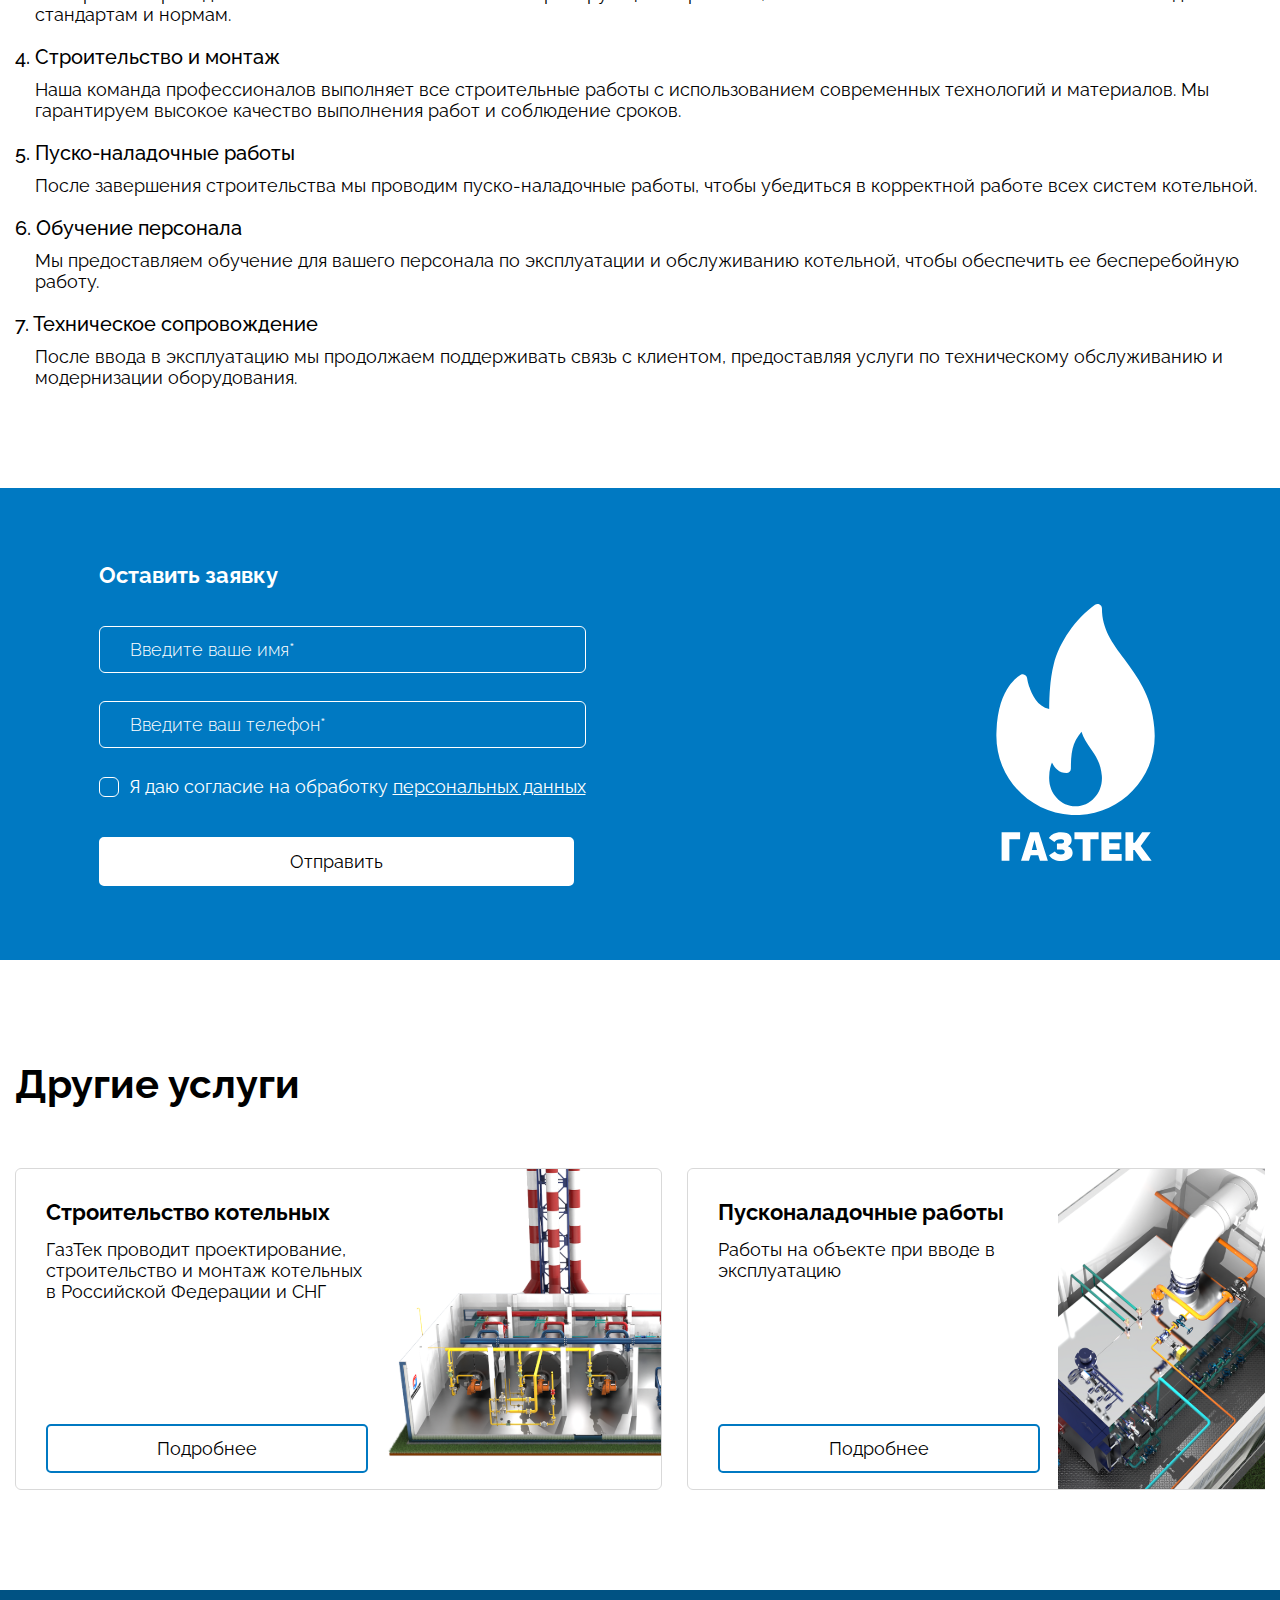
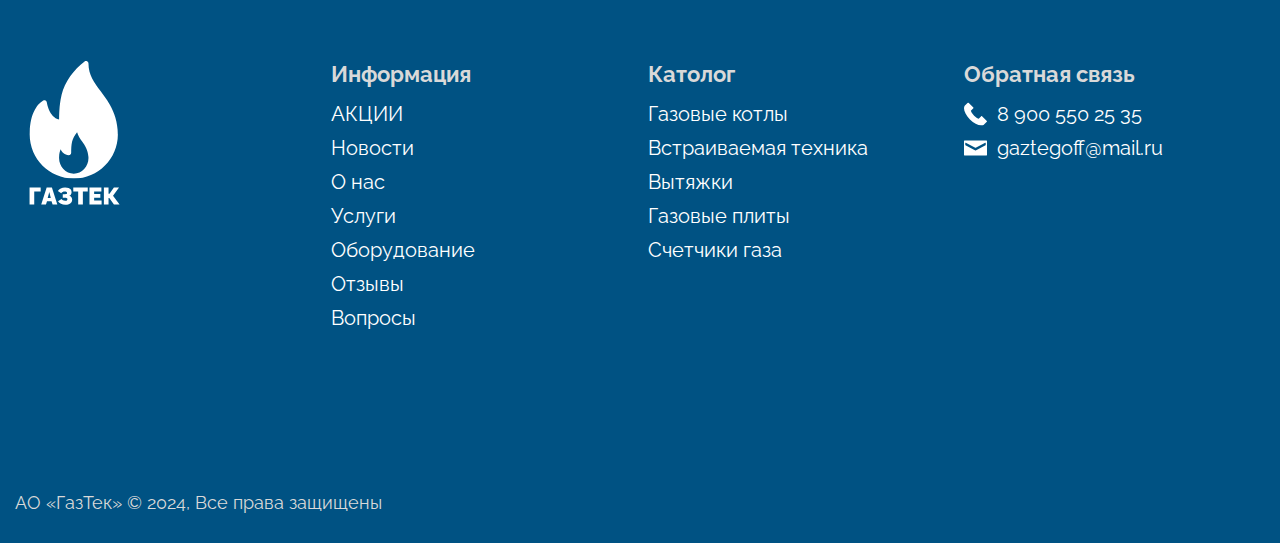
<file: services1.html>
<!DOCTYPE html>
<html lang="ru">

<head>
    <meta charset="UTF-8">
    <meta name="viewport" content="width=device-width, initial-scale=1.0">
    <link rel="stylesheet" type="text/css" href="./css/styles.css">
    <link rel="stylesheet" type="text/css" href="./css/modal.css">
    <link rel="stylesheet" type="text/css" href="./css/services-style.css">
    <link rel="stylesheet" type="text/css" href="./css/adaptives/adap-style.css">
    <link rel="stylesheet" type="text/css" href="./css/adaptives/adap-services.css">
    <link rel="stylesheet" type="text/css" href="./css/modal.css">
    <link type="image/x-icon" rel="shortcut icon" href="./img/fire_z39vox3x9kl5 1.svg">
    <title>ГазТек - газовое оборудование / проектирование котельных</title>
    <link rel="stylesheet" href="https://cdn.jsdelivr.net/npm/swiper@11/swiper-bundle.min.css" />
    <script src="https://cdn.jsdelivr.net/npm/swiper@11/swiper-bundle.min.js"></script>
    <script src="https://ajax.googleapis.com/ajax/libs/jquery/3.1.1/jquery.min.js"></script>
</head>

<body>
    <div class="header">
        <div class="container">
            <div class="logo-adap">
                <a href="./index.html">
                    <div class="logo">
                        <img src="./img/fire_z39vox3x9kl5 1.svg" alt="">
                        <div class="logo-text">
                            <p class="title">ГАЗТЕК</p>
                            <p class="subtitle">газовое оборудование</p>
                        </div>
                    </div>
                </a>
            </div>
            <div class="header-info">
                <div class="adapt-class-head">
                    <div class="burger-menu">
                        <div class="burger-logo">
                            <button id="burger-button">
                                <span class="btn-1">
                                    <svg width="25" height="17" viewBox="0 0 25 17" fill="none"
                                        xmlns="http://www.w3.org/2000/svg">
                                        <path d="M25 14.0555H0V16.8333H25V14.0555Z" fill="#0079C2" />
                                        <path d="M25 7.11113H0V9.88893H25V7.11113Z" fill="#0079C2" />
                                        <path d="M25 0.166664H0V2.94446H25V0.166664Z" fill="#0079C2" />
                                    </svg>
                                </span>
                                <span class="btn-2 nonactive "><svg width="25" height="15" viewBox="0 0 25 15"
                                        fill="none" xmlns="http://www.w3.org/2000/svg">
                                        <path d="M22.6506 0L1 12.5L2.3889 14.9056L24.0395 2.40564L22.6506 0Z"
                                            fill="white" />
                                        <path d="M24.0198 12.5L2.36914 0L0.980241 2.40564L22.6309 14.9056L24.0198 12.5Z"
                                            fill="white" />
                                    </svg>
                                </span>
                            </button>
                        </div>
                        <ul class="menu-ul-burger">
                            <a class="li-a" href="./index.html#promotion">АКЦИИ</a>
                            <a class="li" href="./index.html#news">Новости</a>
                            <a class="li" href="./index.html#about-us">О нас</a>
                            <a class="li" href="./index.html#services">Услуги</a>
                            <a class="li" href="./index.html#equipment">Оборудование</a>
                            <a class="li" href="./index.html#reviews">Отзывы</a>
                            <a class="li" href="./index.html#feedback">Вопросы</a>
                            <a class="li" href="#footer">Контакты</a>
                        </ul>
                    </div>
                    <a href="#form" class="email">
                        <div class="push-email">
                            <svg width="47" height="47" viewBox="0 0 47 47" fill="none"
                                xmlns="http://www.w3.org/2000/svg">
                                <rect x="2.47368" y="8.65796" width="40.8158" height="28.4474" fill="white" />
                                <path
                                    d="M45.5313 9.06957C45.507 8.69682 45.3416 8.34732 45.0687 8.09219C44.7959 7.83707 44.436 7.6955 44.0625 7.69629H2.9375C2.54796 7.69629 2.17438 7.85104 1.89894 8.12648C1.62349 8.40192 1.46875 8.77551 1.46875 9.16504V37.8057C1.46875 38.1952 1.62349 38.5688 1.89894 38.8442C2.17438 39.1197 2.54796 39.2744 2.9375 39.2744H44.0625C44.452 39.2744 44.8256 39.1197 45.1011 38.8442C45.3765 38.5688 45.5313 38.1952 45.5313 37.8057V9.16504C45.5313 9.12832 45.5313 9.09895 45.5313 9.06957ZM38.9219 10.6338L23.5 20.1807L8.07813 10.6338H38.9219ZM4.40625 36.3369V11.8088L22.7216 23.1843C22.955 23.3302 23.2247 23.4075 23.5 23.4075C23.7753 23.4075 24.045 23.3302 24.2784 23.1843L42.5938 11.8088V36.3663L4.40625 36.3369Z"
                                    fill="#0079C2" />
                            </svg>
                            <p>Свяжитесь c нами</p>
                        </div>
                    </a>
                </div>
                <a href="./index.html">
                    <div class="logo">
                        <img src="./img/fire_z39vox3x9kl5 1.svg" alt="">
                        <div class="logo-text">
                            <p class="title">ГАЗТЕК</p>
                            <p class="subtitle">газовое оборудование</p>
                        </div>
                    </div>
                </a>
                <div class="bt">
                    <a href="#" id="openModal1">Оформить заказ</a>
                </div>
                <!-- Модальное окно 1 -->
                <div id="successModal1" class="modal-zakaz">
                    <div class="modal-container">
                        <div class="modal-title">
                            <h6>Оформить заказ</h6>
                            <span class="close">&times;</span>
                        </div>
                        <form action="https://api.web3forms.com/submit" method="POST">
                            <div class="form-input">
                                <input type="hidden" name="access_key" value="30cdb6dd-6a52-47f4-a020-e3b46b8f563e">
                                <input type="text" id="name" name="name" minlength="1" maxlength="20" size="10" required
                                    placeholder="Введите ваше имя*">
                                <input type="tel" id="phone" name="phone" minlength="4" maxlength="12" size="10"
                                    required placeholder="Введите ваш телефон*">
                                <div class="custom-checkbox">
                                    <input class="checkbox-input" type="checkbox" id="checkbox" name="return">
                                    <label class="custom-checkbox_1" for="checkbox">
                                    </label>
                                    <p>Я даю согласие на обработку <a href="./confidence.html">персональных данных</a></p>
                                </div>
                                <button class="bt_form" type="submit">
                                    Отправить
                                </button>
                            </div>
                        </form>
                    </div>
                </div>
            </div>
        </div>
    </div>
    <div class="menu block">
        <div class="container">
            <ul class="menu-ul">
                <a class="li-a" href="./index.html#promotion">АКЦИИ</a>
                <a class="li" href="./index.html#news">Новости</a>
                <a class="li" href="./index.html#about-us">О нас</a>
                <a class="li" href="./index.html#services">Услуги</a>
                <a class="li" href="./index.html#equipment">Оборудование</a>
                <a class="li" href="./index.html#reviews">Отзывы</a>
                <a class="li" href="./index.html#feedback">Вопросы</a>
                <a class="li" href="#footer">Контакты</a>
            </ul>
        </div>
    </div>
    <div class="services block">
        <div class="container">
            <p><a href="./index.html#services" class="serv">Услуги</a> / Проектирование котельных</p>
            <div class="servic-main">
                <div class="servic-text">
                    <div class="servic-title">
                        <h3>Проектирование котельных</h3>
                        <p>Проектирование, строительство котельных под ключ</p>
                    </div>
                    <h2>В современном мире эффективное и надежное отопление является необходимостью для любого жилого
                        или
                        коммерческого объекта. Котельные установки обеспечивают тепло и горячую воду, что делает их
                        важной
                        частью инфраструктуры. Наша компания предлагает услуги по проектированию и строительству
                        котельных
                        под ключ, что гарантирует высокое качество, безопасность и эффективность работы вашего
                        оборудования.
                    </h2>
                </div>
                <img src="./img/serv1.png" alt="">
            </div>
        </div>
    </div>
    <div class="servs-chek block">
        <div class="container">
            <h3>Почему выбирают нас</h3>
            <div class="chek-main">
                <div class="chek-plus">
                    <img src="./img/check_j51dkm8y7sbq 1.svg" alt="">
                    <h4>Опыт и профессионализм</h4>
                </div>
                <div class="chek-plus">
                    <img src="./img/check_j51dkm8y7sbq 1.svg" alt="">
                    <h4>Индивидуальный подход</h4>
                </div>
                <div class="chek-plus">
                    <img src="./img/check_j51dkm8y7sbq 1.svg" alt="">
                    <h4>Комплексные услуги</h4>
                </div>
            </div>
        </div>
    </div>
    <div class="stages block">
        <div class="container">
            <h3>Этапы работы</h3>
            <div class="stages-main">
                <div class="stages-title">
                    <h2>1. Предпроектное исследование</h2>
                    <p>На этом этапе мы проводим анализ условий эксплуатации, определяем потребности в тепле и горячей
                        воде, а также изучаем инфраструктуру объекта. Это позволяет нам создать оптимальное проектное
                        решение.</p>
                </div>
                <div class="stages-title">
                    <h2>2. Проектирование</h2>
                    <p>После сбора необходимой информации наши инженеры разрабатывают проект котельной, который включает
                        в себя схемы, расчеты и спецификации. Мы учитываем все аспекты: от выбора оборудования до систем
                        вентиляции и безопасности.</p>
                </div>
                <div class="stages-title">
                    <h2>3. Согласование проекта</h2>
                    <p>Все проекты проходят обязательное согласование с контролирующими органами, что обеспечивает
                        соответствие всем необходимым стандартам и нормам.</p>
                </div>
                <div class="stages-title">
                    <h2>4. Строительство и монтаж</h2>
                    <p>Наша команда профессионалов выполняет все строительные работы с использованием современных
                        технологий и материалов. Мы гарантируем высокое качество выполнения работ и соблюдение сроков.
                    </p>
                </div>
                <div class="stages-title">
                    <h2>5. Пуско-наладочные работы</h2>
                    <p>После завершения строительства мы проводим пуско-наладочные работы, чтобы убедиться в корректной
                        работе всех систем котельной.</p>
                </div>
                <div class="stages-title">
                    <h2>6. Обучение персонала</h2>
                    <p>Мы предоставляем обучение для вашего персонала по эксплуатации и обслуживанию котельной, чтобы
                        обеспечить ее бесперебойную работу.</p>
                </div>
                <div class="stages-title">
                    <h2>7. Техническое сопровождение</h2>
                    <p>После ввода в эксплуатацию мы продолжаем поддерживать связь с клиентом, предоставляя услуги по
                        техническому обслуживанию и модернизации оборудования.</p>
                </div>
            </div>
        </div>
    </div>
    <div class="form block" id="form">
        <div class="container">
            <h6>Оставить заявку</h6>
            <div class="form-main">
                <form action="https://api.web3forms.com/submit" method="POST">
                    <div class="form-input">
                        <input type="hidden" name="access_key" value="30cdb6dd-6a52-47f4-a020-e3b46b8f563e">
                        <input type="text" id="name" name="name" minlength="1" maxlength="20" size="10" required
                            placeholder="Введите ваше имя*">
                        <input type="tel" id="phone" name="phone" minlength="4" maxlength="12" size="10" required
                            placeholder="Введите ваш телефон*">
                        <div class="custom-checkbox">
                            <input class="checkbox-input" type="checkbox" id="checkbox1" name="return">
                            <label class="custom-checkbox_1" for="checkbox1"></label>
                            <p>Я даю согласие на обработку <a href="./confidence.html">персональных данных</a></p>
                        </div>
                        <button class="bt_form" type="submit">Отправить</button>
                    </div>
                </form>
                <img src="./img/logo-form.svg" alt="">
            </div>
        </div>
    </div>
    <div class="dr block">
        <div class="container">
            <h3>Другие услуги</h3>
            <div class="dr-main">
                <div class="cd_serv">
                    <div class="serv-main">
                        <div class="serv-txt">
                            <h6>Строительство котельных</h6>
                            <p>ГазТек проводит проектирование, строительство и монтаж котельных в Российской Федерации и
                                СНГ</p>
                        </div>
                        <div class="bt_serv">
                            <a href="./services2.html">Подробнее</a>
                        </div>
                    </div>
                    <img src="./img/abuh83rkgzz06raxtp1xg9i29qbdnv4u 1.svg" alt="" class="serv-img">
                </div>
                <div class="cd_serv">
                    <div class="serv-main">
                        <div class="serv-txt">
                            <h6>Пусконаладочные работы</h6>
                            <p>Работы на объекте при вводе в эксплуатацию</p>
                        </div>
                        <div class="bt_serv">
                            <a href="./services3.html">Подробнее</a>
                        </div>
                    </div>
                    <img src="./img/re6tsxmd54eg1i92sdycmqwtn65x1a35 1.svg" alt="" class="serv-img">
                </div>
                <div class="cd_serv">
                    <div class="serv-main">
                        <div class="serv-txt">
                            <h6>Обслуживание и автоматизация</h6>
                            <p>Испытания, ввод в эксплуатацию</p>
                        </div>
                        <div class="bt_serv">
                            <a href="./services4.html">Подробнее</a>
                        </div>
                    </div>
                    <img src="./img/5nkjyg8eyi5dnmauqqmcbrj1jvp4lhkc 1.svg" alt="" class="serv-img">
                </div>
            </div>
        </div>
    </div>
    <div class="footer" id="footer">
        <div class="container">
            <div class="footer-main">
                <a href="./index.html">
                    <div class="ft-logo">
                        <img src="./img/logo-footer.svg" alt="">
                    </div>
                </a>
                <div class="ft-menu">
                    <h6>Информация</h6>
                    <ul class="ft-menu-li">
                        <a class="li" href="./index.html#promotion">АКЦИИ</a>
                        <a class="li" href="./index.html#news">Новости</a>
                        <a class="li" href="./index.html#about-us">О нас</a>
                        <a class="li" href="./index.html#services">Услуги</a>
                        <a class="li" href="./index.html#equipment">Оборудование</a>
                        <a class="li" href="./index.html#reviews">Отзывы</a>
                        <a class="li" href="./index.html#questions">Вопросы</a>
                    </ul>
                </div>
                <div class="ft-menu">
                    <h6>Католог</h6>
                    <ul class="ft-menu-li">
                        <a class="li" href="./equipment1.html">Газовые котлы</a>
                        <a class="li" href="./equipment2.html">Встраиваемая техника</a>
                        <a class="li" href="./equipment3.html">Вытяжки</a>
                        <a class="li" href="./equipment4.html">Газовые плиты</a>
                        <a class="li" href="./equipment5.html">Счетчики газа</a>
                    </ul>
                </div>
                <div class="ft-menu">
                    <h6>Обратная связь</h6>
                    <ul class="ft-menu-li">
                        <div class="ft-menu-contact">
                            <img src="./img/telephone_auricular_laqksh30nanc 1.svg" alt=""><a class="li"
                                href="tel:89005502535">8 900 550 25 35</a>
                        </div>
                        <div class="ft-menu-contact">
                            <img src="./img/new_email_filled_closed_envelope_back_kysgkdizsama (1).svg" alt=""><a
                                class="li" href="mailto:gaztegoff@mail.ru">gaztegoff@mail.ru</a>
                        </div>
                    </ul>
                </div>
            </div>
            <div class="footer-copirater">
                <p>АО «ГазТек» © 2024, Все права защищены</p>
            </div>
        </div>
    </div>
    <script src="./sleid.js"></script>
    <script>
        document.addEventListener('DOMContentLoaded', function () {
            const burgerButton = document.getElementById('burger-button');
            const menuUlBurger = document.querySelector('.menu-ul-burger');
            const btn1 = document.querySelector('.btn-1');
            const btn2 = document.querySelector('.btn-2');
            const menuLinks = document.querySelectorAll('.menu-ul-burger a');

            burgerButton.addEventListener('click', function () {
                menuUlBurger.classList.toggle('activ');
                btn1.classList.toggle('nonactive');
                btn2.classList.toggle('activ-btn');
            });
        });
    </script>
</body>

</html>
</file>
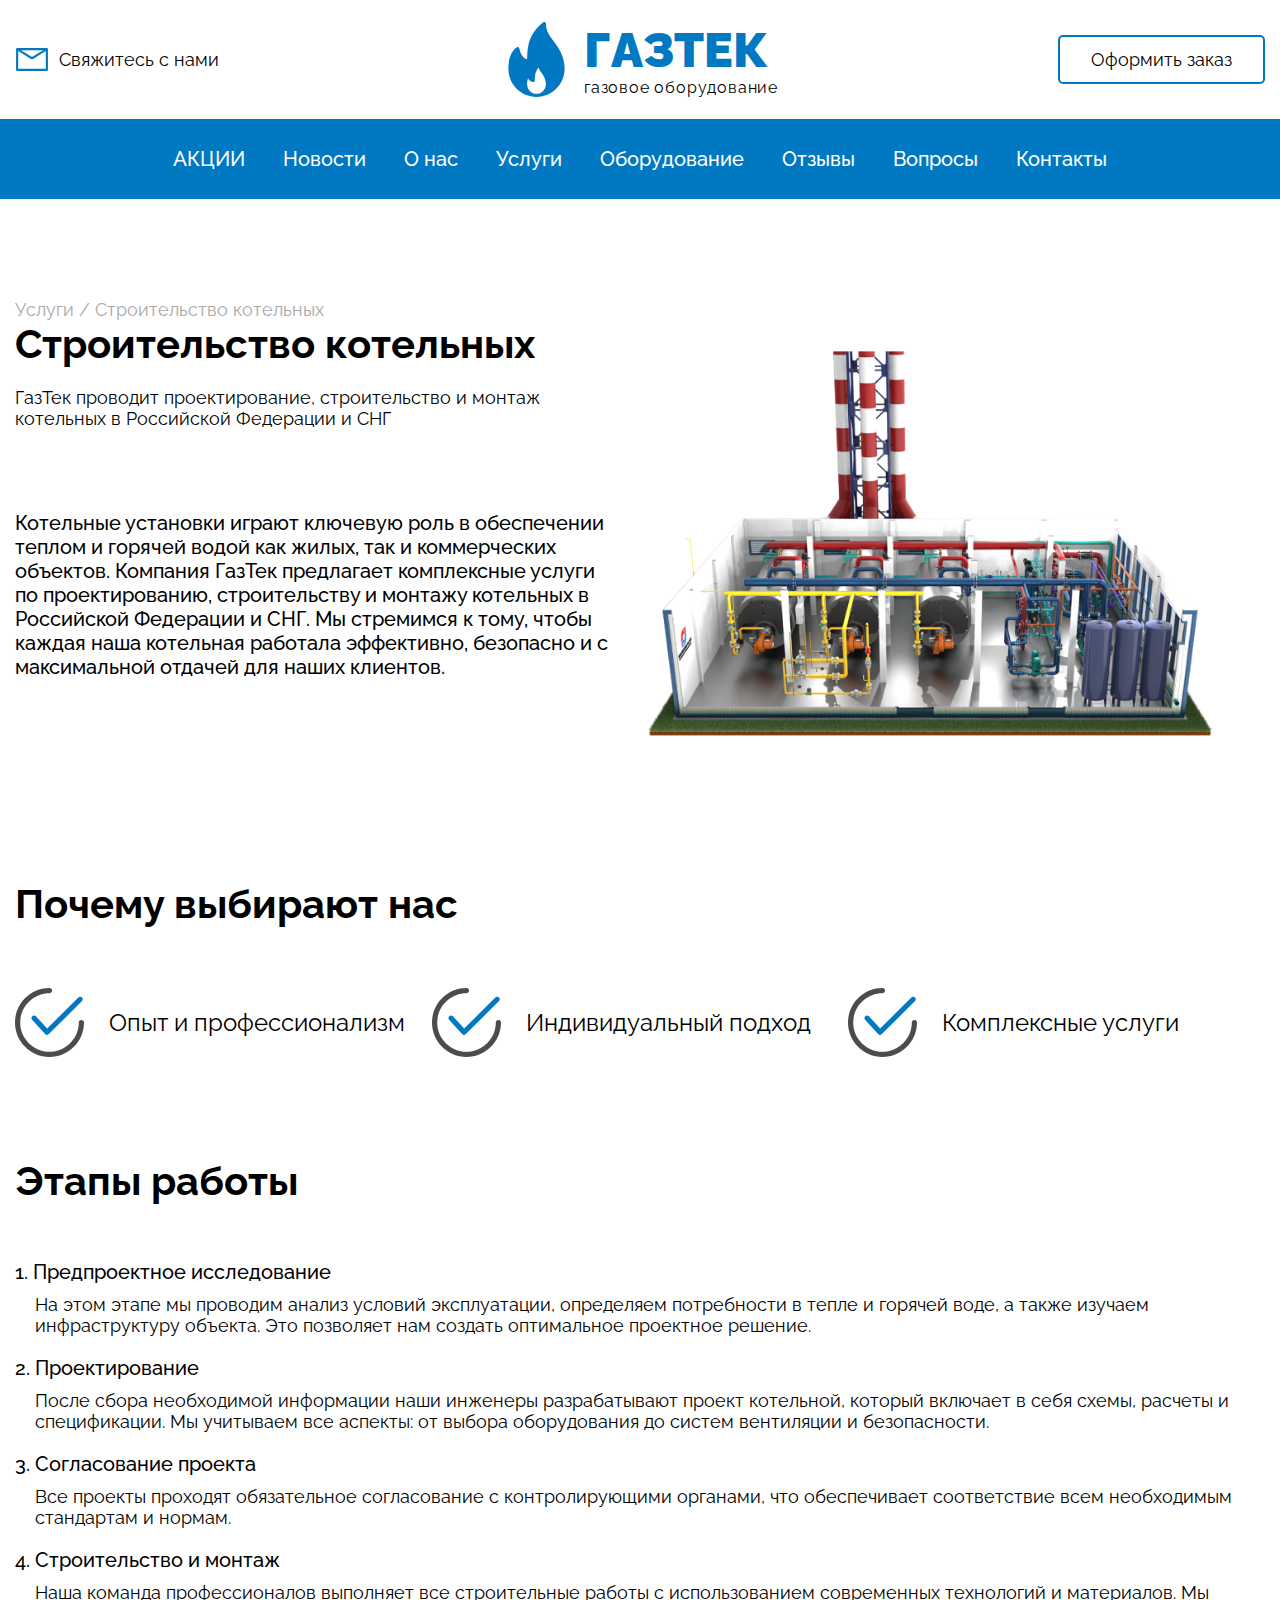
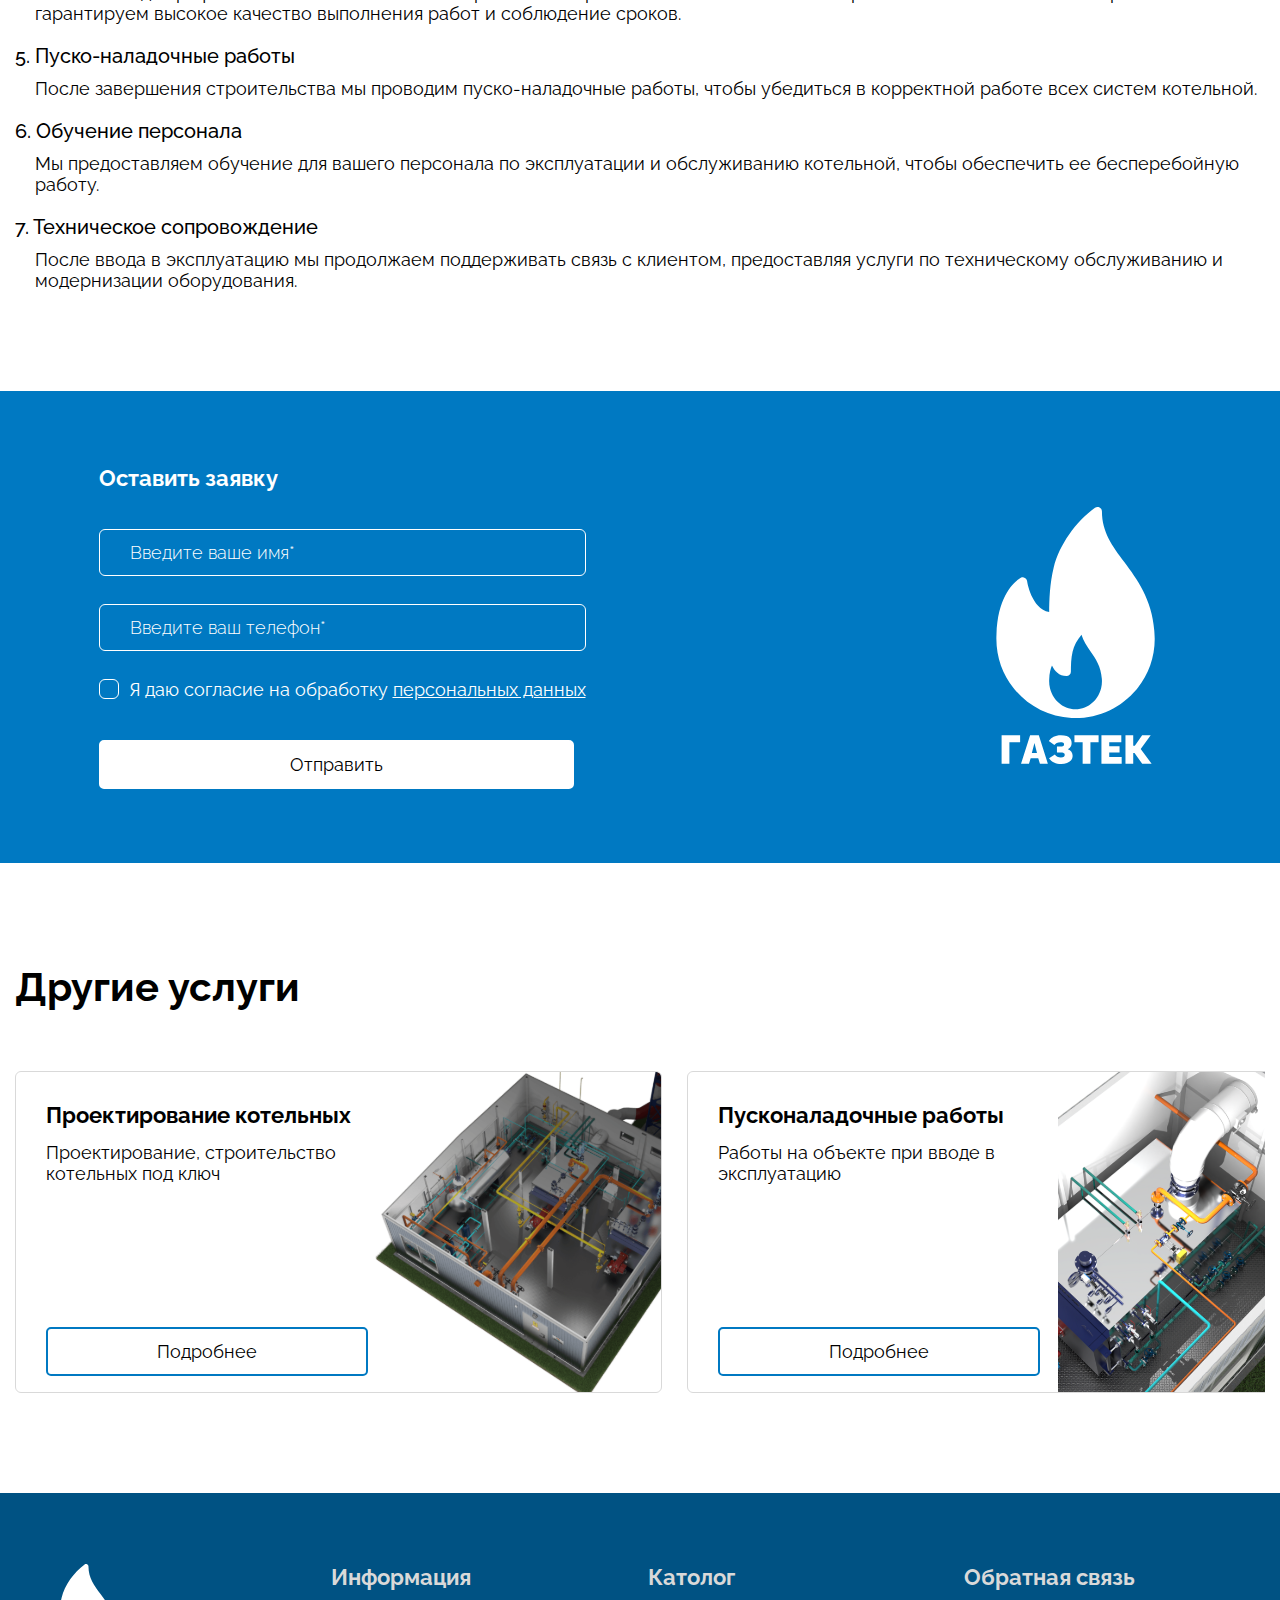
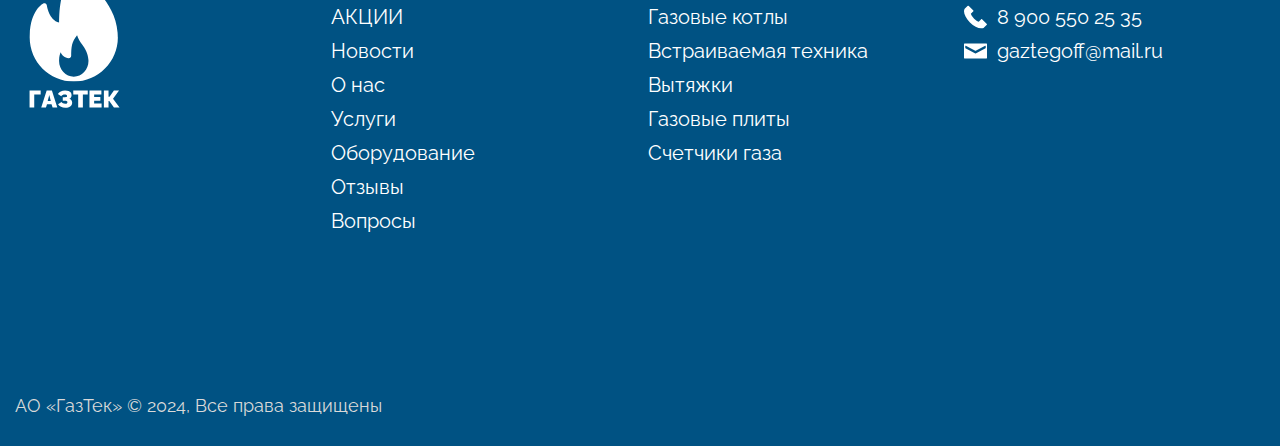
<file: services2.html>
<!DOCTYPE html>
<html lang="ru">

<head>
    <meta charset="UTF-8">
    <meta name="viewport" content="width=device-width, initial-scale=1.0">
    <link rel="stylesheet" type="text/css" href="./css/styles.css">
    <link rel="stylesheet" type="text/css" href="./css/modal.css">
    <link rel="stylesheet" type="text/css" href="./css/services-style.css">
    <link rel="stylesheet" type="text/css" href="./css/adaptives/adap-style.css">
    <link rel="stylesheet" type="text/css" href="./css/adaptives/adap-services.css">
    <link rel="stylesheet" type="text/css" href="./css/modal.css">
    <link type="image/x-icon" rel="shortcut icon" href="./img/fire_z39vox3x9kl5 1.svg">
    <title>ГазТек - газовое оборудование / строительство котельных</title>
    <link rel="stylesheet" href="https://cdn.jsdelivr.net/npm/swiper@11/swiper-bundle.min.css" />
    <script src="https://cdn.jsdelivr.net/npm/swiper@11/swiper-bundle.min.js"></script>
    <script src="https://ajax.googleapis.com/ajax/libs/jquery/3.1.1/jquery.min.js"></script>
</head>

<body>
    <div class="header">
        <div class="container">
            <div class="logo-adap">
                <a href="./index.html">
                    <div class="logo">
                        <img src="./img/fire_z39vox3x9kl5 1.svg" alt="">
                        <div class="logo-text">
                            <p class="title">ГАЗТЕК</p>
                            <p class="subtitle">газовое оборудование</p>
                        </div>
                    </div>
                </a>
            </div>
            <div class="header-info">
                <div class="adapt-class-head">
                    <div class="burger-menu">
                        <div class="burger-logo">
                            <button id="burger-button">
                                <span class="btn-1">
                                    <svg width="25" height="17" viewBox="0 0 25 17" fill="none"
                                        xmlns="http://www.w3.org/2000/svg">
                                        <path d="M25 14.0555H0V16.8333H25V14.0555Z" fill="#0079C2" />
                                        <path d="M25 7.11113H0V9.88893H25V7.11113Z" fill="#0079C2" />
                                        <path d="M25 0.166664H0V2.94446H25V0.166664Z" fill="#0079C2" />
                                    </svg>
                                </span>
                                <span class="btn-2 nonactive "><svg width="25" height="15" viewBox="0 0 25 15"
                                        fill="none" xmlns="http://www.w3.org/2000/svg">
                                        <path d="M22.6506 0L1 12.5L2.3889 14.9056L24.0395 2.40564L22.6506 0Z"
                                            fill="white" />
                                        <path d="M24.0198 12.5L2.36914 0L0.980241 2.40564L22.6309 14.9056L24.0198 12.5Z"
                                            fill="white" />
                                    </svg>
                                </span>
                            </button>
                        </div>
                        <ul class="menu-ul-burger">
                            <a class="li-a" href="./index.html#promotion">АКЦИИ</a>
                            <a class="li" href="./index.html#news">Новости</a>
                            <a class="li" href="./index.html#about-us">О нас</a>
                            <a class="li" href="./index.html#services">Услуги</a>
                            <a class="li" href="./index.html#equipment">Оборудование</a>
                            <a class="li" href="./index.html#reviews">Отзывы</a>
                            <a class="li" href="./index.html#feedback">Вопросы</a>
                            <a class="li" href="#footer">Контакты</a>
                        </ul>
                    </div>
                    <a href="#form" class="email">
                        <div class="push-email">
                            <svg width="47" height="47" viewBox="0 0 47 47" fill="none"
                                xmlns="http://www.w3.org/2000/svg">
                                <rect x="2.47368" y="8.65796" width="40.8158" height="28.4474" fill="white" />
                                <path
                                    d="M45.5313 9.06957C45.507 8.69682 45.3416 8.34732 45.0687 8.09219C44.7959 7.83707 44.436 7.6955 44.0625 7.69629H2.9375C2.54796 7.69629 2.17438 7.85104 1.89894 8.12648C1.62349 8.40192 1.46875 8.77551 1.46875 9.16504V37.8057C1.46875 38.1952 1.62349 38.5688 1.89894 38.8442C2.17438 39.1197 2.54796 39.2744 2.9375 39.2744H44.0625C44.452 39.2744 44.8256 39.1197 45.1011 38.8442C45.3765 38.5688 45.5313 38.1952 45.5313 37.8057V9.16504C45.5313 9.12832 45.5313 9.09895 45.5313 9.06957ZM38.9219 10.6338L23.5 20.1807L8.07813 10.6338H38.9219ZM4.40625 36.3369V11.8088L22.7216 23.1843C22.955 23.3302 23.2247 23.4075 23.5 23.4075C23.7753 23.4075 24.045 23.3302 24.2784 23.1843L42.5938 11.8088V36.3663L4.40625 36.3369Z"
                                    fill="#0079C2" />
                            </svg>
                            <p>Свяжитесь c нами</p>
                        </div>
                    </a>
                </div>
                <a href="./index.html">
                    <div class="logo">
                        <img src="./img/fire_z39vox3x9kl5 1.svg" alt="">
                        <div class="logo-text">
                            <p class="title">ГАЗТЕК</p>
                            <p class="subtitle">газовое оборудование</p>
                        </div>
                    </div>
                </a>
                <div class="bt">
                    <a href="#" id="openModal1">Оформить заказ</a>
                </div>
                <!-- Модальное окно 1 -->
                <div id="successModal1" class="modal-zakaz">
                    <div class="modal-container">
                        <div class="modal-title">
                            <h6>Оформить заказ</h6>
                            <span class="close">&times;</span>
                        </div>
                        <form action="https://api.web3forms.com/submit" method="POST">
                            <div class="form-input">
                                <input type="hidden" name="access_key" value="30cdb6dd-6a52-47f4-a020-e3b46b8f563e">
                                <input type="text" id="name" name="name" minlength="1" maxlength="20" size="10" required
                                    placeholder="Введите ваше имя*">
                                <input type="tel" id="phone" name="phone" minlength="4" maxlength="12" size="10"
                                    required placeholder="Введите ваш телефон*">
                                <div class="custom-checkbox">
                                    <input class="checkbox-input" type="checkbox" id="checkbox" name="return">
                                    <label class="custom-checkbox_1" for="checkbox">
                                    </label>
                                    <p>Я даю согласие на обработку <a href="./confidence.html">персональных данных</a></p>
                                </div>
                                <button class="bt_form" type="submit">
                                    Отправить
                                </button>
                            </div>
                        </form>
                    </div>
                </div>
            </div>
        </div>
    </div>
    <div class="menu block">
        <div class="container">
            <ul class="menu-ul">
                <a class="li-a" href="./index.html#promotion">АКЦИИ</a>
                <a class="li" href="./index.html#news">Новости</a>
                <a class="li" href="./index.html#about-us">О нас</a>
                <a class="li" href="./index.html#services">Услуги</a>
                <a class="li" href="./index.html#equipment">Оборудование</a>
                <a class="li" href="./index.html#reviews">Отзывы</a>
                <a class="li" href="./index.html#feedback">Вопросы</a>
                <a class="li" href="#footer">Контакты</a>
            </ul>
        </div>
    </div>
    <div class="services block">
        <div class="container">
            <p><a href="./index.html#services" class="serv">Услуги</a> / Строительство котельных</p>
            <div class="servic-main">
                <div class="servic-text">
                    <div class="servic-title">
                        <h3>Строительство котельных</h3>
                        <p>ГазТек проводит проектирование, строительство и монтаж котельных в Российской Федерации и СНГ
                        </p>
                    </div>
                    <h2>Котельные установки играют ключевую роль в обеспечении теплом и горячей водой как жилых, так и
                        коммерческих объектов. Компания ГазТек предлагает комплексные услуги по проектированию,
                        строительству и монтажу котельных в Российской Федерации и СНГ. Мы стремимся к тому, чтобы
                        каждая наша котельная работала эффективно, безопасно и с максимальной отдачей для наших
                        клиентов.
                    </h2>
                </div>
                <img src="./img/serv2.png" alt="">
            </div>
        </div>
    </div>
    <div class="servs-chek block">
        <div class="container">
            <h3>Почему выбирают нас</h3>
            <div class="chek-main">
                <div class="chek-plus">
                    <img src="./img/check_j51dkm8y7sbq 1.svg" alt="">
                    <h4>Опыт и профессионализм</h4>
                </div>
                <div class="chek-plus">
                    <img src="./img/check_j51dkm8y7sbq 1.svg" alt="">
                    <h4>Индивидуальный подход</h4>
                </div>
                <div class="chek-plus">
                    <img src="./img/check_j51dkm8y7sbq 1.svg" alt="">
                    <h4>Комплексные услуги</h4>
                </div>
            </div>
        </div>
    </div>
    <div class="stages block">
        <div class="container">
            <h3>Этапы работы</h3>
            <div class="stages-main">
                <div class="stages-title">
                    <h2>1. Предпроектное исследование</h2>
                    <p>На этом этапе мы проводим анализ условий эксплуатации, определяем потребности в тепле и горячей
                        воде, а также изучаем инфраструктуру объекта. Это позволяет нам создать оптимальное проектное
                        решение.</p>
                </div>
                <div class="stages-title">
                    <h2>2. Проектирование</h2>
                    <p>После сбора необходимой информации наши инженеры разрабатывают проект котельной, который включает
                        в себя схемы, расчеты и спецификации. Мы учитываем все аспекты: от выбора оборудования до систем
                        вентиляции и безопасности.</p>
                </div>
                <div class="stages-title">
                    <h2>3. Согласование проекта</h2>
                    <p>Все проекты проходят обязательное согласование с контролирующими органами, что обеспечивает
                        соответствие всем необходимым стандартам и нормам.</p>
                </div>
                <div class="stages-title">
                    <h2>4. Строительство и монтаж</h2>
                    <p>Наша команда профессионалов выполняет все строительные работы с использованием современных
                        технологий и материалов. Мы гарантируем высокое качество выполнения работ и соблюдение сроков.
                    </p>
                </div>
                <div class="stages-title">
                    <h2>5. Пуско-наладочные работы</h2>
                    <p>После завершения строительства мы проводим пуско-наладочные работы, чтобы убедиться в корректной
                        работе всех систем котельной.</p>
                </div>
                <div class="stages-title">
                    <h2>6. Обучение персонала</h2>
                    <p>Мы предоставляем обучение для вашего персонала по эксплуатации и обслуживанию котельной, чтобы
                        обеспечить ее бесперебойную работу.</p>
                </div>
                <div class="stages-title">
                    <h2>7. Техническое сопровождение</h2>
                    <p>После ввода в эксплуатацию мы продолжаем поддерживать связь с клиентом, предоставляя услуги по
                        техническому обслуживанию и модернизации оборудования.</p>
                </div>
            </div>
        </div>
    </div>
    <div class="form block" id="form">
        <div class="container">
            <h6>Оставить заявку</h6>
            <div class="form-main">
                <form action="https://api.web3forms.com/submit" method="POST">
                    <div class="form-input">
                        <input type="hidden" name="access_key" value="30cdb6dd-6a52-47f4-a020-e3b46b8f563e">
                        <input type="text" id="name" name="name" minlength="1" maxlength="20" size="10" required
                            placeholder="Введите ваше имя*">
                        <input type="tel" id="phone" name="phone" minlength="4" maxlength="12" size="10" required
                            placeholder="Введите ваш телефон*">
                        <div class="custom-checkbox">
                            <input class="checkbox-input" type="checkbox" id="checkbox1" name="return">
                            <label class="custom-checkbox_1" for="checkbox1"></label>
                            <p>Я даю согласие на обработку <a href="./confidence.html">персональных данных</a></p>
                        </div>
                        <button class="bt_form" type="submit">Отправить</button>
                    </div>
                </form>
                <img src="./img/logo-form.svg" alt="">
            </div>
        </div>
    </div>
    <div class="dr block">
        <div class="container">
            <h3>Другие услуги</h3>
            <div class="dr-main">
                <div class="cd_serv">
                    <div class="serv-main">
                        <div class="serv-txt">
                            <h6>Проектирование котельных</h6>
                            <p>Проектирование, строительство котельных под ключ</p>
                        </div>
                        <div class="bt_serv">
                            <a href="./services1.html">Подробнее</a>
                        </div>
                    </div>
                    <img src="./img/boiler-houses.svg" alt="" class="serv-img">
                </div>
                <div class="cd_serv">
                    <div class="serv-main">
                        <div class="serv-txt">
                            <h6>Пусконаладочные работы</h6>
                            <p>Работы на объекте при вводе в эксплуатацию</p>
                        </div>
                        <div class="bt_serv">
                            <a href="./services3.html">Подробнее</a>
                        </div>
                    </div>
                    <img src="./img/re6tsxmd54eg1i92sdycmqwtn65x1a35 1.svg" alt="" class="serv-img">
                </div>
                <div class="cd_serv">
                    <div class="serv-main">
                        <div class="serv-txt">
                            <h6>Обслуживание и автоматизация</h6>
                            <p>Испытания, ввод в эксплуатацию</p>
                        </div>
                        <div class="bt_serv">
                            <a href="./services4.html">Подробнее</a>
                        </div>
                    </div>
                    <img src="./img/5nkjyg8eyi5dnmauqqmcbrj1jvp4lhkc 1.svg" alt="" class="serv-img">
                </div>
            </div>
        </div>
    </div>
    <div class="footer" id="footer">
        <div class="container">
            <div class="footer-main">
                <a href="./index.html">
                    <div class="ft-logo">
                        <img src="./img/logo-footer.svg" alt="">
                    </div>
                </a>
                <div class="ft-menu">
                    <h6>Информация</h6>
                    <ul class="ft-menu-li">
                        <a class="li" href="./index.html#promotion">АКЦИИ</a>
                        <a class="li" href="./index.html#news">Новости</a>
                        <a class="li" href="./index.html#about-us">О нас</a>
                        <a class="li" href="./index.html#services">Услуги</a>
                        <a class="li" href="./index.html#equipment">Оборудование</a>
                        <a class="li" href="./index.html#reviews">Отзывы</a>
                        <a class="li" href="./index.html#questions">Вопросы</a>
                    </ul>
                </div>
                <div class="ft-menu">
                    <h6>Католог</h6>
                    <ul class="ft-menu-li">
                        <a class="li" href="./equipment1.html">Газовые котлы</a>
                        <a class="li" href="./equipment2.html">Встраиваемая техника</a>
                        <a class="li" href="./equipment3.html">Вытяжки</a>
                        <a class="li" href="./equipment4.html">Газовые плиты</a>
                        <a class="li" href="./equipment5.html">Счетчики газа</a>
                    </ul>
                </div>
                <div class="ft-menu">
                    <h6>Обратная связь</h6>
                    <ul class="ft-menu-li">
                        <div class="ft-menu-contact">
                            <img src="./img/telephone_auricular_laqksh30nanc 1.svg" alt=""><a class="li"
                                href="tel:89005502535">8 900 550 25 35</a>
                        </div>
                        <div class="ft-menu-contact">
                            <img src="./img/new_email_filled_closed_envelope_back_kysgkdizsama (1).svg" alt=""><a
                                class="li" href="mailto:gaztegoff@mail.ru">gaztegoff@mail.ru</a>
                        </div>
                    </ul>
                </div>
            </div>
            <div class="footer-copirater">
                <p>АО «ГазТек» © 2024, Все права защищены</p>
            </div>
        </div>
    </div>
    <script src="./sleid.js"></script>
    <script>
        document.addEventListener('DOMContentLoaded', function () {
            const burgerButton = document.getElementById('burger-button');
            const menuUlBurger = document.querySelector('.menu-ul-burger');
            const btn1 = document.querySelector('.btn-1');
            const btn2 = document.querySelector('.btn-2');
            const menuLinks = document.querySelectorAll('.menu-ul-burger a');

            burgerButton.addEventListener('click', function () {
                menuUlBurger.classList.toggle('activ');
                btn1.classList.toggle('nonactive');
                btn2.classList.toggle('activ-btn');
            });
        });
    </script>
</body>

</html>
</file>
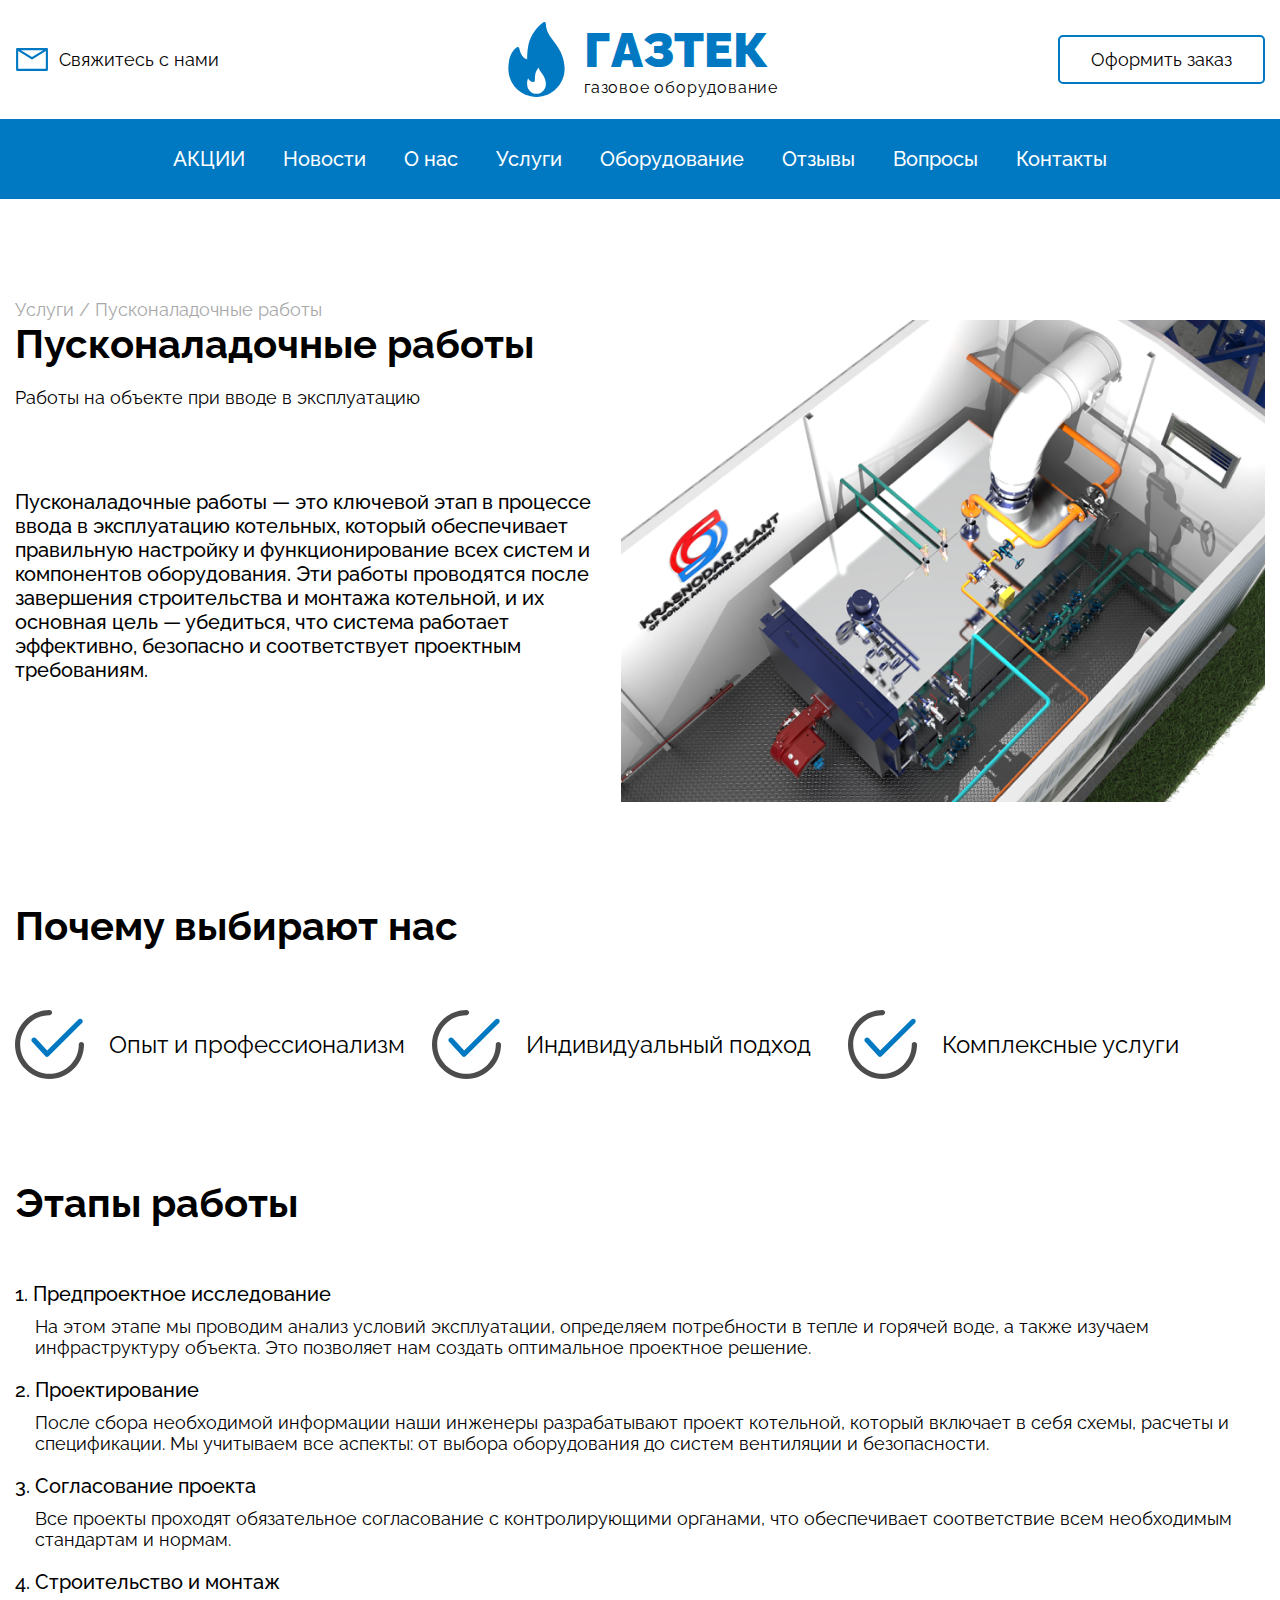
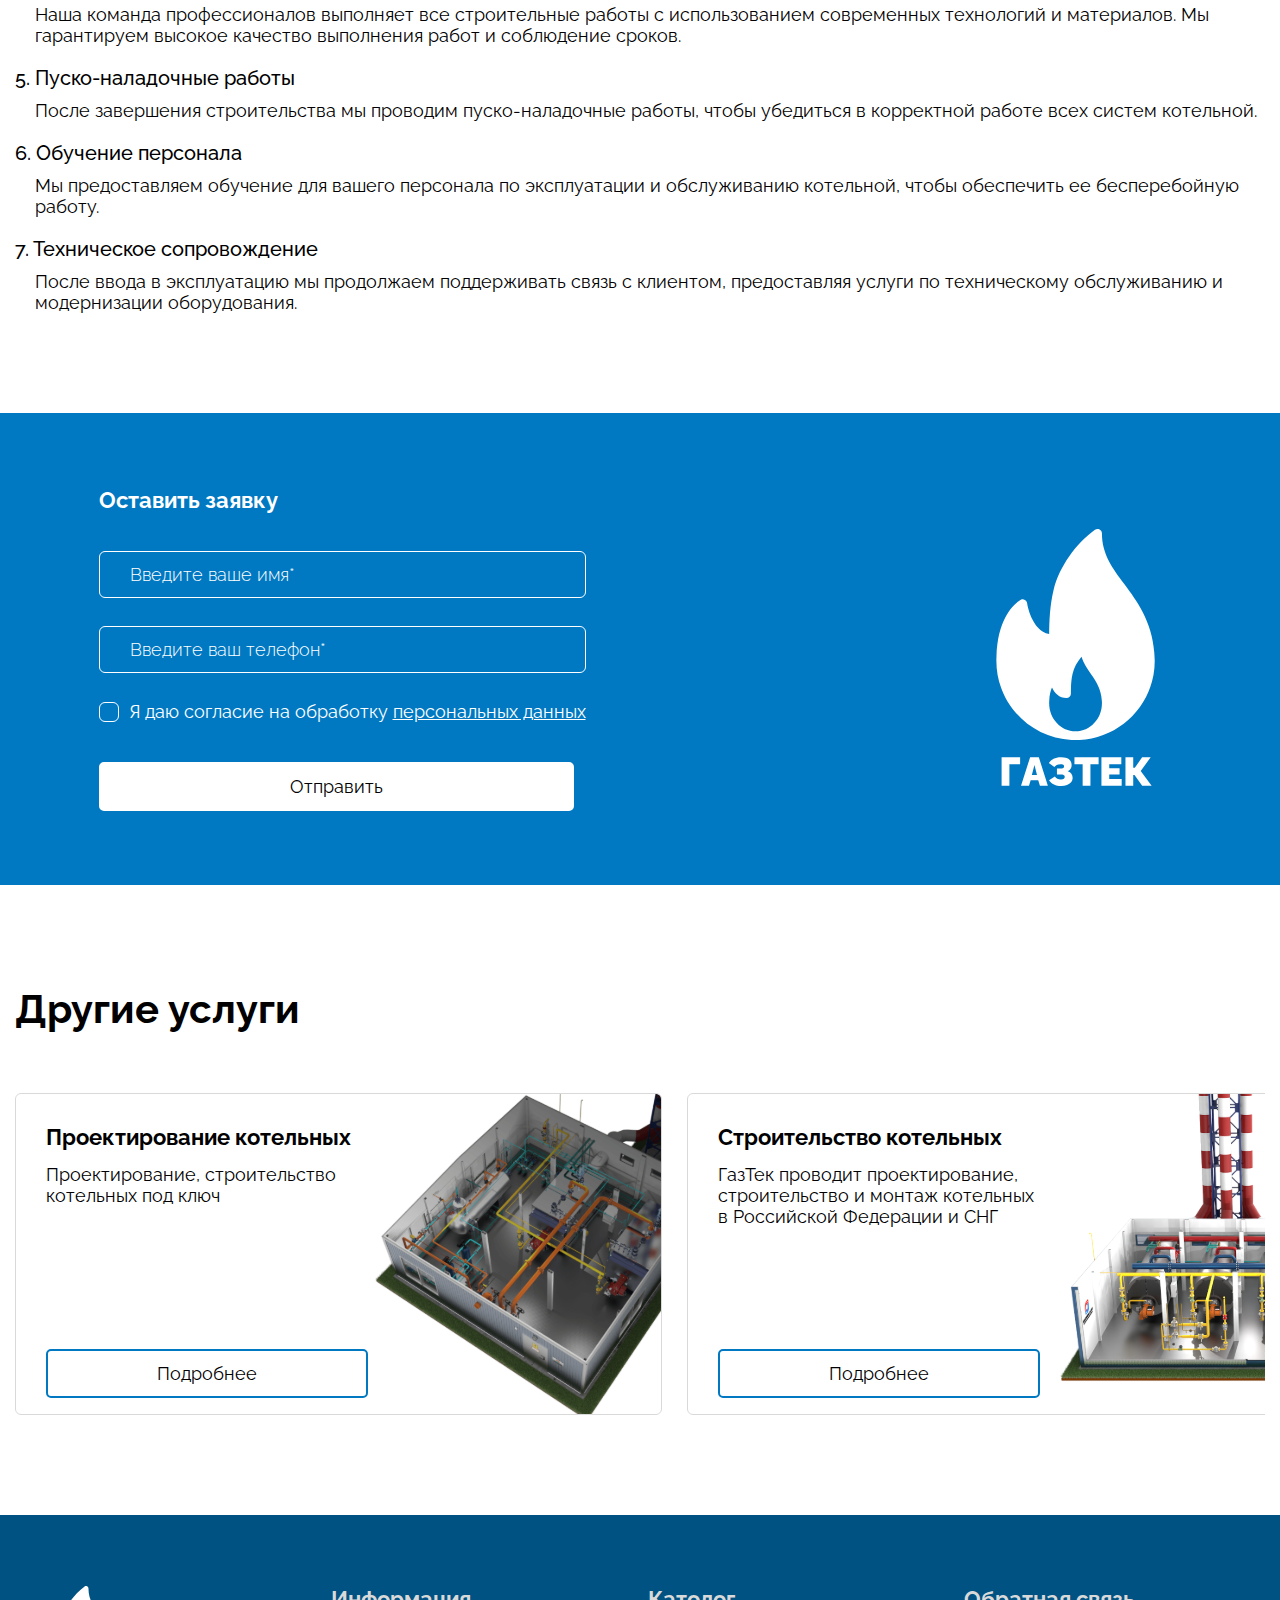
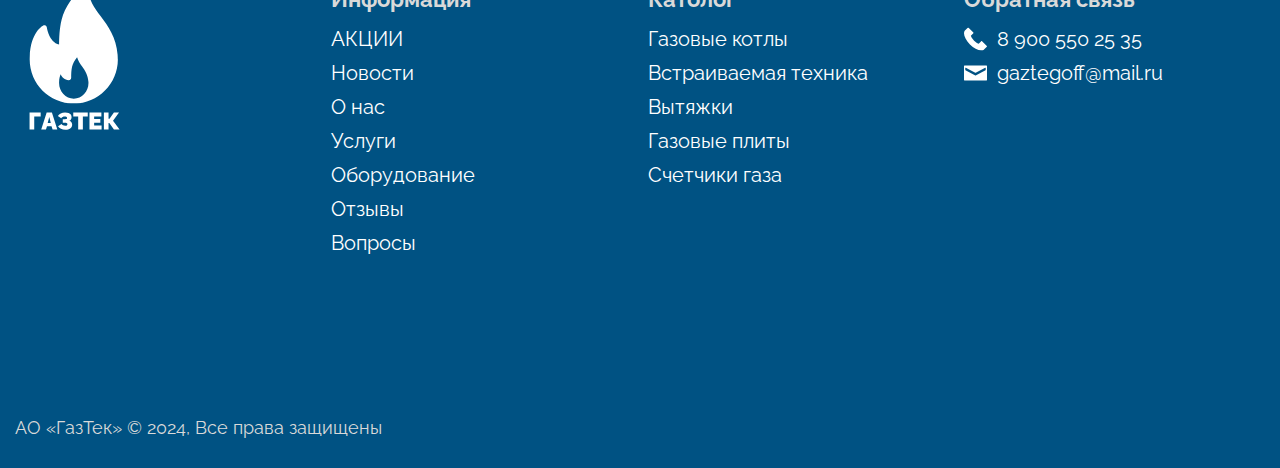
<file: services3.html>
<!DOCTYPE html>
<html lang="ru">

<head>
    <meta charset="UTF-8">
    <meta name="viewport" content="width=device-width, initial-scale=1.0">
    <link rel="stylesheet" type="text/css" href="./css/styles.css">
    <link rel="stylesheet" type="text/css" href="./css/modal.css">
    <link rel="stylesheet" type="text/css" href="./css/services-style.css">
    <link rel="stylesheet" type="text/css" href="./css/adaptives/adap-style.css">
    <link rel="stylesheet" type="text/css" href="./css/adaptives/adap-services.css">
    <link rel="stylesheet" type="text/css" href="./css/modal.css">
    <link type="image/x-icon" rel="shortcut icon" href="./img/fire_z39vox3x9kl5 1.svg">
    <title>ГазТек - газовое оборудование / пусконаладочные работых</title>
    <link rel="stylesheet" href="https://cdn.jsdelivr.net/npm/swiper@11/swiper-bundle.min.css" />
    <script src="https://cdn.jsdelivr.net/npm/swiper@11/swiper-bundle.min.js"></script>
    <script src="https://ajax.googleapis.com/ajax/libs/jquery/3.1.1/jquery.min.js"></script>
</head>

<body>
    <div class="header">
        <div class="container">
            <div class="logo-adap">
                <a href="./index.html">
                    <div class="logo">
                        <img src="./img/fire_z39vox3x9kl5 1.svg" alt="">
                        <div class="logo-text">
                            <p class="title">ГАЗТЕК</p>
                            <p class="subtitle">газовое оборудование</p>
                        </div>
                    </div>
                </a>
            </div>
            <div class="header-info">
                <div class="adapt-class-head">
                    <div class="burger-menu">
                        <div class="burger-logo">
                            <button id="burger-button">
                                <span class="btn-1">
                                    <svg width="25" height="17" viewBox="0 0 25 17" fill="none"
                                        xmlns="http://www.w3.org/2000/svg">
                                        <path d="M25 14.0555H0V16.8333H25V14.0555Z" fill="#0079C2" />
                                        <path d="M25 7.11113H0V9.88893H25V7.11113Z" fill="#0079C2" />
                                        <path d="M25 0.166664H0V2.94446H25V0.166664Z" fill="#0079C2" />
                                    </svg>
                                </span>
                                <span class="btn-2 nonactive "><svg width="25" height="15" viewBox="0 0 25 15"
                                        fill="none" xmlns="http://www.w3.org/2000/svg">
                                        <path d="M22.6506 0L1 12.5L2.3889 14.9056L24.0395 2.40564L22.6506 0Z"
                                            fill="white" />
                                        <path d="M24.0198 12.5L2.36914 0L0.980241 2.40564L22.6309 14.9056L24.0198 12.5Z"
                                            fill="white" />
                                    </svg>
                                </span>
                            </button>
                        </div>
                        <ul class="menu-ul-burger">
                            <a class="li-a" href="./index.html#promotion">АКЦИИ</a>
                            <a class="li" href="./index.html#news">Новости</a>
                            <a class="li" href="./index.html#about-us">О нас</a>
                            <a class="li" href="./index.html#services">Услуги</a>
                            <a class="li" href="./index.html#equipment">Оборудование</a>
                            <a class="li" href="./index.html#reviews">Отзывы</a>
                            <a class="li" href="./index.html#feedback">Вопросы</a>
                            <a class="li" href="#footer">Контакты</a>
                        </ul>
                    </div>
                    <a href="#form" class="email">
                        <div class="push-email">
                            <svg width="47" height="47" viewBox="0 0 47 47" fill="none"
                                xmlns="http://www.w3.org/2000/svg">
                                <rect x="2.47368" y="8.65796" width="40.8158" height="28.4474" fill="white" />
                                <path
                                    d="M45.5313 9.06957C45.507 8.69682 45.3416 8.34732 45.0687 8.09219C44.7959 7.83707 44.436 7.6955 44.0625 7.69629H2.9375C2.54796 7.69629 2.17438 7.85104 1.89894 8.12648C1.62349 8.40192 1.46875 8.77551 1.46875 9.16504V37.8057C1.46875 38.1952 1.62349 38.5688 1.89894 38.8442C2.17438 39.1197 2.54796 39.2744 2.9375 39.2744H44.0625C44.452 39.2744 44.8256 39.1197 45.1011 38.8442C45.3765 38.5688 45.5313 38.1952 45.5313 37.8057V9.16504C45.5313 9.12832 45.5313 9.09895 45.5313 9.06957ZM38.9219 10.6338L23.5 20.1807L8.07813 10.6338H38.9219ZM4.40625 36.3369V11.8088L22.7216 23.1843C22.955 23.3302 23.2247 23.4075 23.5 23.4075C23.7753 23.4075 24.045 23.3302 24.2784 23.1843L42.5938 11.8088V36.3663L4.40625 36.3369Z"
                                    fill="#0079C2" />
                            </svg>
                            <p>Свяжитесь c нами</p>
                        </div>
                    </a>
                </div>
                <a href="./index.html">
                    <div class="logo">
                        <img src="./img/fire_z39vox3x9kl5 1.svg" alt="">
                        <div class="logo-text">
                            <p class="title">ГАЗТЕК</p>
                            <p class="subtitle">газовое оборудование</p>
                        </div>
                    </div>
                </a>
                <div class="bt">
                    <a href="#" id="openModal1">Оформить заказ</a>
                </div>
                <!-- Модальное окно 1 -->
                <div id="successModal1" class="modal-zakaz">
                    <div class="modal-container">
                        <div class="modal-title">
                            <h6>Оформить заказ</h6>
                            <span class="close">&times;</span>
                        </div>
                        <form action="https://api.web3forms.com/submit" method="POST">
                            <div class="form-input">
                                <input type="hidden" name="access_key" value="30cdb6dd-6a52-47f4-a020-e3b46b8f563e">
                                <input type="text" id="name" name="name" minlength="1" maxlength="20" size="10" required
                                    placeholder="Введите ваше имя*">
                                <input type="tel" id="phone" name="phone" minlength="4" maxlength="12" size="10"
                                    required placeholder="Введите ваш телефон*">
                                <div class="custom-checkbox">
                                    <input class="checkbox-input" type="checkbox" id="checkbox" name="return">
                                    <label class="custom-checkbox_1" for="checkbox">
                                    </label>
                                    <p>Я даю согласие на обработку <a href="./confidence.html">персональных данных</a></p>
                                </div>
                                <button class="bt_form" type="submit">
                                    Отправить
                                </button>
                            </div>
                        </form>
                    </div>
                </div>
            </div>
        </div>
    </div>
    <div class="menu block">
        <div class="container">
            <ul class="menu-ul">
                <a class="li-a" href="./index.html#promotion">АКЦИИ</a>
                <a class="li" href="./index.html#news">Новости</a>
                <a class="li" href="./index.html#about-us">О нас</a>
                <a class="li" href="./index.html#services">Услуги</a>
                <a class="li" href="./index.html#equipment">Оборудование</a>
                <a class="li" href="./index.html#reviews">Отзывы</a>
                <a class="li" href="./index.html#feedback">Вопросы</a>
                <a class="li" href="#footer">Контакты</a>
            </ul>
        </div>
    </div>
    <div class="services block">
        <div class="container">
            <p><a href="./index.html#services" class="serv">Услуги</a> / Пусконаладочные работы</p>
            <div class="servic-main">
                <div class="servic-text">
                    <div class="servic-title">
                        <h3>Пусконаладочные работы</h3>
                        <p>Работы на объекте при вводе в эксплуатацию</p>
                    </div>
                    <h2>Пусконаладочные работы — это ключевой этап в процессе ввода в эксплуатацию котельных, который
                        обеспечивает правильную настройку и функционирование всех систем и компонентов оборудования. Эти
                        работы проводятся после завершения строительства и монтажа котельной, и их основная цель —
                        убедиться, что система работает эффективно, безопасно и соответствует проектным требованиям.
                    </h2>
                </div>
                <img src="./img/serv3.png" alt="">
            </div>
        </div>
    </div>
    <div class="servs-chek block">
        <div class="container">
            <h3>Почему выбирают нас</h3>
            <div class="chek-main">
                <div class="chek-plus">
                    <img src="./img/check_j51dkm8y7sbq 1.svg" alt="">
                    <h4>Опыт и профессионализм</h4>
                </div>
                <div class="chek-plus">
                    <img src="./img/check_j51dkm8y7sbq 1.svg" alt="">
                    <h4>Индивидуальный подход</h4>
                </div>
                <div class="chek-plus">
                    <img src="./img/check_j51dkm8y7sbq 1.svg" alt="">
                    <h4>Комплексные услуги</h4>
                </div>
            </div>
        </div>
    </div>
    <div class="stages block">
        <div class="container">
            <h3>Этапы работы</h3>
            <div class="stages-main">
                <div class="stages-title">
                    <h2>1. Предпроектное исследование</h2>
                    <p>На этом этапе мы проводим анализ условий эксплуатации, определяем потребности в тепле и горячей
                        воде, а также изучаем инфраструктуру объекта. Это позволяет нам создать оптимальное проектное
                        решение.</p>
                </div>
                <div class="stages-title">
                    <h2>2. Проектирование</h2>
                    <p>После сбора необходимой информации наши инженеры разрабатывают проект котельной, который включает
                        в себя схемы, расчеты и спецификации. Мы учитываем все аспекты: от выбора оборудования до систем
                        вентиляции и безопасности.</p>
                </div>
                <div class="stages-title">
                    <h2>3. Согласование проекта</h2>
                    <p>Все проекты проходят обязательное согласование с контролирующими органами, что обеспечивает
                        соответствие всем необходимым стандартам и нормам.</p>
                </div>
                <div class="stages-title">
                    <h2>4. Строительство и монтаж</h2>
                    <p>Наша команда профессионалов выполняет все строительные работы с использованием современных
                        технологий и материалов. Мы гарантируем высокое качество выполнения работ и соблюдение сроков.
                    </p>
                </div>
                <div class="stages-title">
                    <h2>5. Пуско-наладочные работы</h2>
                    <p>После завершения строительства мы проводим пуско-наладочные работы, чтобы убедиться в корректной
                        работе всех систем котельной.</p>
                </div>
                <div class="stages-title">
                    <h2>6. Обучение персонала</h2>
                    <p>Мы предоставляем обучение для вашего персонала по эксплуатации и обслуживанию котельной, чтобы
                        обеспечить ее бесперебойную работу.</p>
                </div>
                <div class="stages-title">
                    <h2>7. Техническое сопровождение</h2>
                    <p>После ввода в эксплуатацию мы продолжаем поддерживать связь с клиентом, предоставляя услуги по
                        техническому обслуживанию и модернизации оборудования.</p>
                </div>
            </div>
        </div>
    </div>
    <div class="form block" id="form">
        <div class="container">
            <h6>Оставить заявку</h6>
            <div class="form-main">
                <form action="https://api.web3forms.com/submit" method="POST">
                    <div class="form-input">
                        <input type="hidden" name="access_key" value="30cdb6dd-6a52-47f4-a020-e3b46b8f563e">
                        <input type="text" id="name" name="name" minlength="1" maxlength="20" size="10" required
                            placeholder="Введите ваше имя*">
                        <input type="tel" id="phone" name="phone" minlength="4" maxlength="12" size="10" required
                            placeholder="Введите ваш телефон*">
                        <div class="custom-checkbox">
                            <input class="checkbox-input" type="checkbox" id="checkbox1" name="return">
                            <label class="custom-checkbox_1" for="checkbox1"></label>
                            <p>Я даю согласие на обработку <a href="./confidence.html">персональных данных</a></p>
                        </div>
                        <button class="bt_form" type="submit">Отправить</button>
                    </div>
                </form>
                <img src="./img/logo-form.svg" alt="">
            </div>
        </div>
    </div>
    <div class="dr block">
        <div class="container">
            <h3>Другие услуги</h3>
            <div class="dr-main">
                <div class="cd_serv">
                    <div class="serv-main">
                        <div class="serv-txt">
                            <h6>Проектирование котельных</h6>
                            <p>Проектирование, строительство котельных под ключ</p>
                        </div>
                        <div class="bt_serv">
                            <a href="./services1.html">Подробнее</a>
                        </div>
                    </div>
                    <img src="./img/boiler-houses.svg" alt="" class="serv-img">
                </div>
                <div class="cd_serv">
                    <div class="serv-main">
                        <div class="serv-txt">
                            <h6>Строительство котельных</h6>
                            <p>ГазТек проводит проектирование, строительство и монтаж котельных в Российской Федерации и
                                СНГ</p>
                        </div>
                        <div class="bt_serv">
                            <a href="./services2.html">Подробнее</a>
                        </div>
                    </div>
                    <img src="./img/abuh83rkgzz06raxtp1xg9i29qbdnv4u 1.svg" alt="" class="serv-img">
                </div>
                <div class="cd_serv">
                    <div class="serv-main">
                        <div class="serv-txt">
                            <h6>Обслуживание и автоматизация</h6>
                            <p>Испытания, ввод в эксплуатацию</p>
                        </div>
                        <div class="bt_serv">
                            <a href="./services4.html">Подробнее</a>
                        </div>
                    </div>
                    <img src="./img/5nkjyg8eyi5dnmauqqmcbrj1jvp4lhkc 1.svg" alt="" class="serv-img">
                </div>
            </div>
        </div>
    </div>
    <div class="footer" id="footer">
        <div class="container">
            <div class="footer-main">
                <a href="./index.html">
                    <div class="ft-logo">
                        <img src="./img/logo-footer.svg" alt="">
                    </div>
                </a>
                <div class="ft-menu">
                    <h6>Информация</h6>
                    <ul class="ft-menu-li">
                        <a class="li" href="./index.html#promotion">АКЦИИ</a>
                        <a class="li" href="./index.html#news">Новости</a>
                        <a class="li" href="./index.html#about-us">О нас</a>
                        <a class="li" href="./index.html#services">Услуги</a>
                        <a class="li" href="./index.html#equipment">Оборудование</a>
                        <a class="li" href="./index.html#reviews">Отзывы</a>
                        <a class="li" href="./index.html#questions">Вопросы</a>
                    </ul>
                </div>
                <div class="ft-menu">
                    <h6>Католог</h6>
                    <ul class="ft-menu-li">
                        <a class="li" href="./equipment1.html">Газовые котлы</a>
                        <a class="li" href="./equipment2.html">Встраиваемая техника</a>
                        <a class="li" href="./equipment3.html">Вытяжки</a>
                        <a class="li" href="./equipment4.html">Газовые плиты</a>
                        <a class="li" href="./equipment5.html">Счетчики газа</a>
                    </ul>
                </div>
                <div class="ft-menu">
                    <h6>Обратная связь</h6>
                    <ul class="ft-menu-li">
                        <div class="ft-menu-contact">
                            <img src="./img/telephone_auricular_laqksh30nanc 1.svg" alt=""><a class="li"
                                href="tel:89005502535">8 900 550 25 35</a>
                        </div>
                        <div class="ft-menu-contact">
                            <img src="./img/new_email_filled_closed_envelope_back_kysgkdizsama (1).svg" alt=""><a
                                class="li" href="mailto:gaztegoff@mail.ru">gaztegoff@mail.ru</a>
                        </div>
                    </ul>
                </div>
            </div>
            <div class="footer-copirater">
                <p>АО «ГазТек» © 2024, Все права защищены</p>
            </div>
        </div>
    </div>
    <script src="./sleid.js"></script>
    <script>
        document.addEventListener('DOMContentLoaded', function () {
            const burgerButton = document.getElementById('burger-button');
            const menuUlBurger = document.querySelector('.menu-ul-burger');
            const btn1 = document.querySelector('.btn-1');
            const btn2 = document.querySelector('.btn-2');
            const menuLinks = document.querySelectorAll('.menu-ul-burger a');

            burgerButton.addEventListener('click', function () {
                menuUlBurger.classList.toggle('activ');
                btn1.classList.toggle('nonactive');
                btn2.classList.toggle('activ-btn');
            });
        });
    </script>
</body>

</html>
</file>
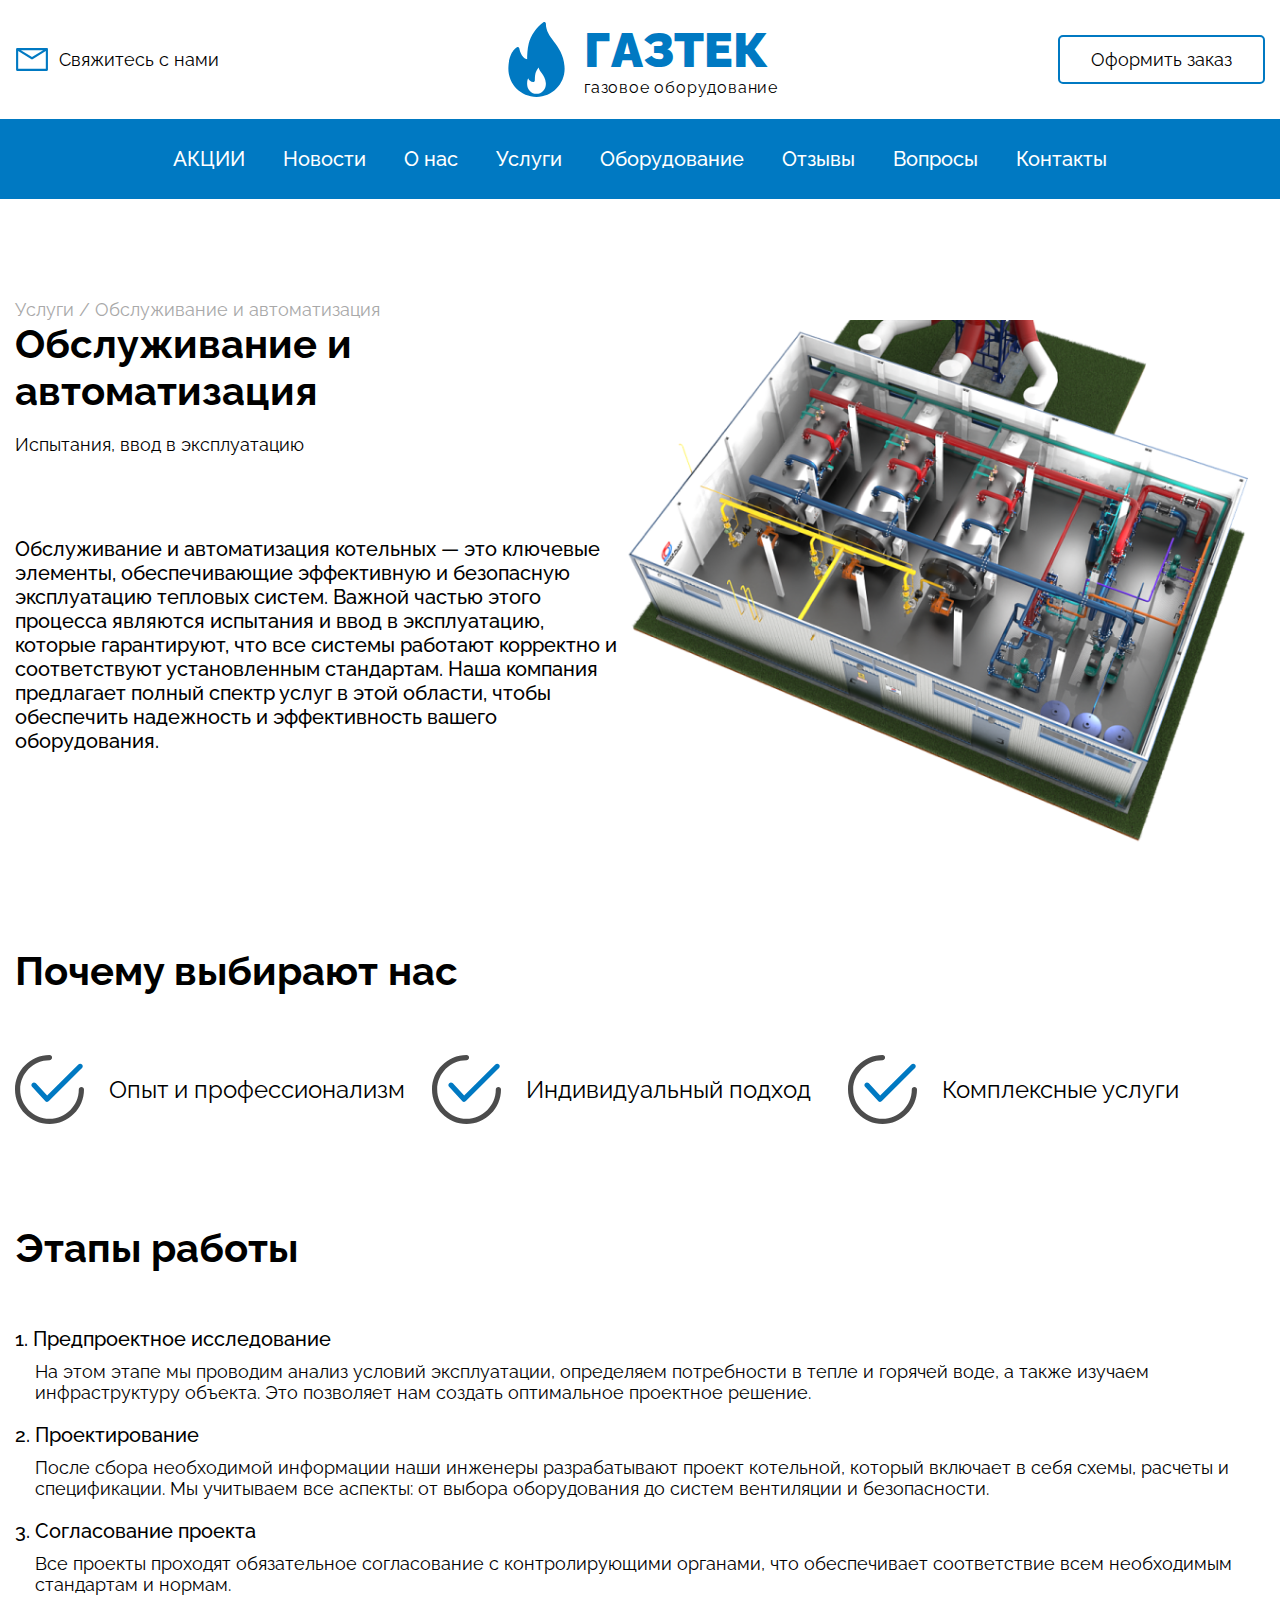
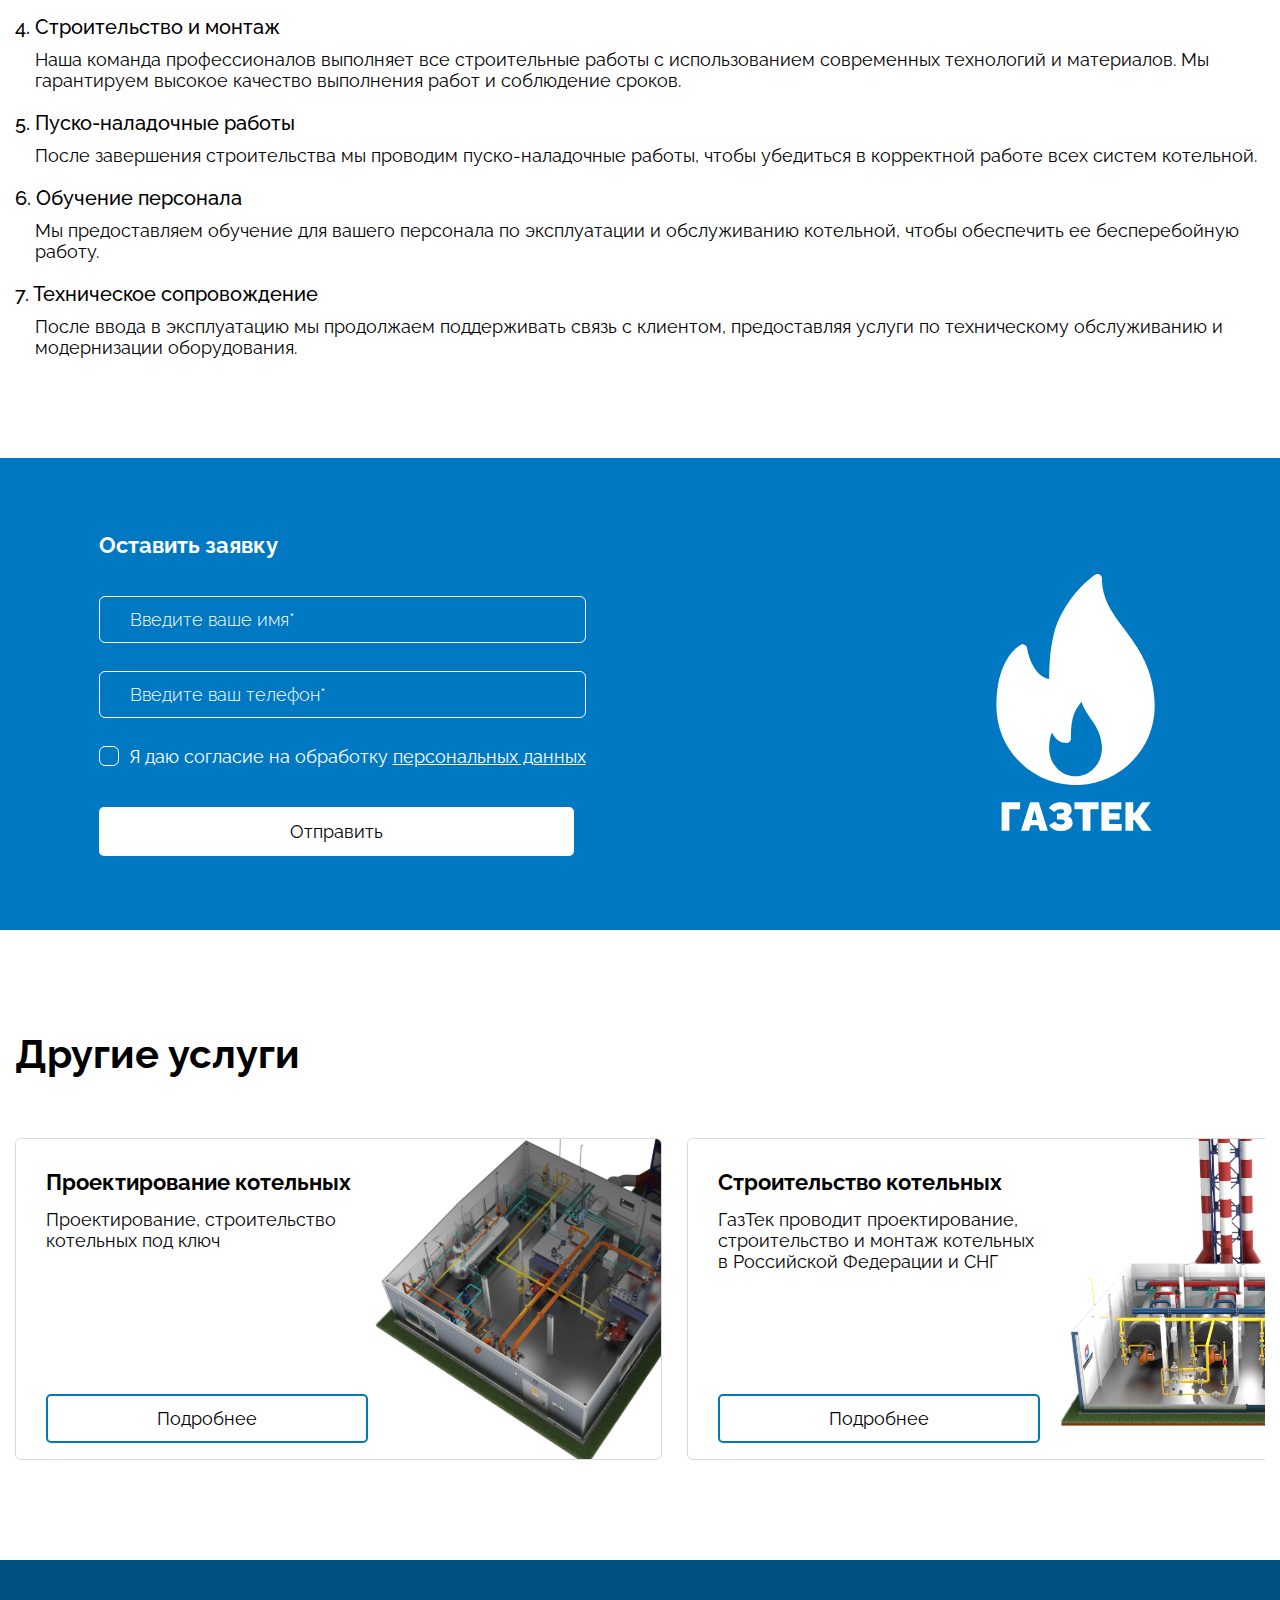
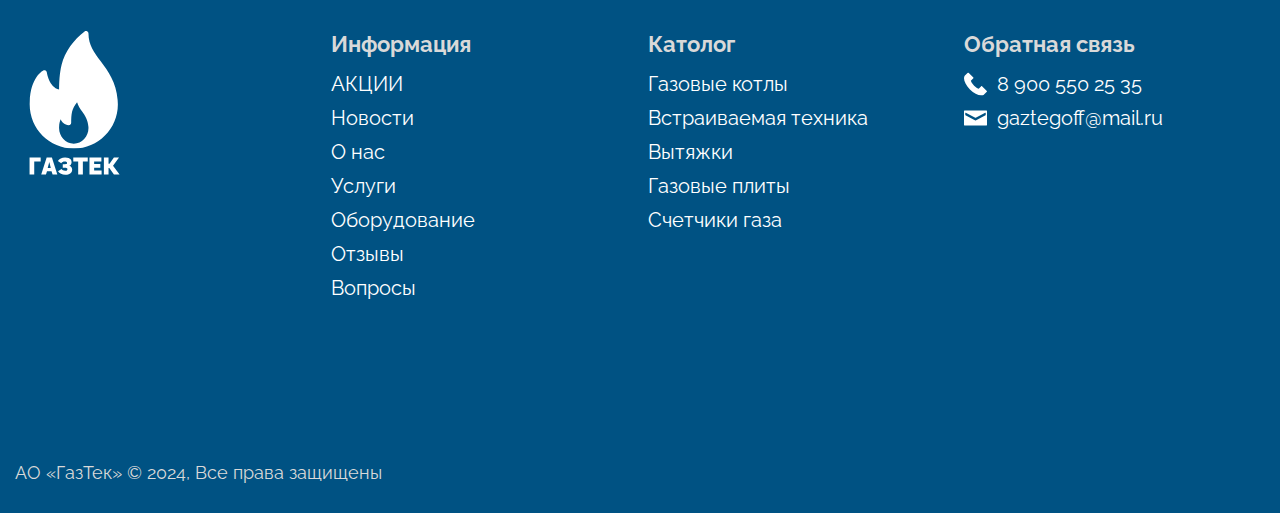
<file: services4.html>
<!DOCTYPE html>
<html lang="ru">

<head>
    <meta charset="UTF-8">
    <meta name="viewport" content="width=device-width, initial-scale=1.0">
    <link rel="stylesheet" type="text/css" href="./css/styles.css">
    <link rel="stylesheet" type="text/css" href="./css/modal.css">
    <link rel="stylesheet" type="text/css" href="./css/services-style.css">
    <link rel="stylesheet" type="text/css" href="./css/adaptives/adap-style.css">
    <link rel="stylesheet" type="text/css" href="./css/adaptives/adap-services.css">
    <link rel="stylesheet" type="text/css" href="./css/modal.css">
    <link type="image/x-icon" rel="shortcut icon" href="./img/fire_z39vox3x9kl5 1.svg">
    <title>ГазТек - газовое оборудование / обслуживание и автоматизация</title>
    <link rel="stylesheet" href="https://cdn.jsdelivr.net/npm/swiper@11/swiper-bundle.min.css" />
    <script src="https://cdn.jsdelivr.net/npm/swiper@11/swiper-bundle.min.js"></script>
    <script src="https://ajax.googleapis.com/ajax/libs/jquery/3.1.1/jquery.min.js"></script>
</head>

<body>
    <div class="header">
        <div class="container">
            <div class="logo-adap">
                <a href="./index.html">
                    <div class="logo">
                        <img src="./img/fire_z39vox3x9kl5 1.svg" alt="">
                        <div class="logo-text">
                            <p class="title">ГАЗТЕК</p>
                            <p class="subtitle">газовое оборудование</p>
                        </div>
                    </div>
                </a>
            </div>
            <div class="header-info">
                <div class="adapt-class-head">
                    <div class="burger-menu">
                        <div class="burger-logo">
                            <button id="burger-button">
                                <span class="btn-1">
                                    <svg width="25" height="17" viewBox="0 0 25 17" fill="none"
                                        xmlns="http://www.w3.org/2000/svg">
                                        <path d="M25 14.0555H0V16.8333H25V14.0555Z" fill="#0079C2" />
                                        <path d="M25 7.11113H0V9.88893H25V7.11113Z" fill="#0079C2" />
                                        <path d="M25 0.166664H0V2.94446H25V0.166664Z" fill="#0079C2" />
                                    </svg>
                                </span>
                                <span class="btn-2 nonactive "><svg width="25" height="15" viewBox="0 0 25 15"
                                        fill="none" xmlns="http://www.w3.org/2000/svg">
                                        <path d="M22.6506 0L1 12.5L2.3889 14.9056L24.0395 2.40564L22.6506 0Z"
                                            fill="white" />
                                        <path d="M24.0198 12.5L2.36914 0L0.980241 2.40564L22.6309 14.9056L24.0198 12.5Z"
                                            fill="white" />
                                    </svg>
                                </span>
                            </button>
                        </div>
                        <ul class="menu-ul-burger">
                            <a class="li-a" href="./index.html#promotion">АКЦИИ</a>
                            <a class="li" href="./index.html#news">Новости</a>
                            <a class="li" href="./index.html#about-us">О нас</a>
                            <a class="li" href="./index.html#services">Услуги</a>
                            <a class="li" href="./index.html#equipment">Оборудование</a>
                            <a class="li" href="./index.html#reviews">Отзывы</a>
                            <a class="li" href="./index.html#feedback">Вопросы</a>
                            <a class="li" href="#footer">Контакты</a>
                        </ul>
                    </div>
                    <a href="#form" class="email">
                        <div class="push-email">
                            <svg width="47" height="47" viewBox="0 0 47 47" fill="none"
                                xmlns="http://www.w3.org/2000/svg">
                                <rect x="2.47368" y="8.65796" width="40.8158" height="28.4474" fill="white" />
                                <path
                                    d="M45.5313 9.06957C45.507 8.69682 45.3416 8.34732 45.0687 8.09219C44.7959 7.83707 44.436 7.6955 44.0625 7.69629H2.9375C2.54796 7.69629 2.17438 7.85104 1.89894 8.12648C1.62349 8.40192 1.46875 8.77551 1.46875 9.16504V37.8057C1.46875 38.1952 1.62349 38.5688 1.89894 38.8442C2.17438 39.1197 2.54796 39.2744 2.9375 39.2744H44.0625C44.452 39.2744 44.8256 39.1197 45.1011 38.8442C45.3765 38.5688 45.5313 38.1952 45.5313 37.8057V9.16504C45.5313 9.12832 45.5313 9.09895 45.5313 9.06957ZM38.9219 10.6338L23.5 20.1807L8.07813 10.6338H38.9219ZM4.40625 36.3369V11.8088L22.7216 23.1843C22.955 23.3302 23.2247 23.4075 23.5 23.4075C23.7753 23.4075 24.045 23.3302 24.2784 23.1843L42.5938 11.8088V36.3663L4.40625 36.3369Z"
                                    fill="#0079C2" />
                            </svg>
                            <p>Свяжитесь c нами</p>
                        </div>
                    </a>
                </div>
                <a href="./index.html">
                    <div class="logo">
                        <img src="./img/fire_z39vox3x9kl5 1.svg" alt="">
                        <div class="logo-text">
                            <p class="title">ГАЗТЕК</p>
                            <p class="subtitle">газовое оборудование</p>
                        </div>
                    </div>
                </a>
                <div class="bt">
                    <a href="#" id="openModal1">Оформить заказ</a>
                </div>
                <!-- Модальное окно 1 -->
                <div id="successModal1" class="modal-zakaz">
                    <div class="modal-container">
                        <div class="modal-title">
                            <h6>Оформить заказ</h6>
                            <span class="close">&times;</span>
                        </div>
                        <form action="https://api.web3forms.com/submit" method="POST">
                            <div class="form-input">
                                <input type="hidden" name="access_key" value="30cdb6dd-6a52-47f4-a020-e3b46b8f563e">
                                <input type="text" id="name" name="name" minlength="1" maxlength="20" size="10" required
                                    placeholder="Введите ваше имя*">
                                <input type="tel" id="phone" name="phone" minlength="4" maxlength="12" size="10"
                                    required placeholder="Введите ваш телефон*">
                                <div class="custom-checkbox">
                                    <input class="checkbox-input" type="checkbox" id="checkbox" name="return">
                                    <label class="custom-checkbox_1" for="checkbox">
                                    </label>
                                    <p>Я даю согласие на обработку <a href="./confidence.html">персональных данных</a></p>
                                </div>
                                <button class="bt_form" type="submit">
                                    Отправить
                                </button>
                            </div>
                        </form>
                    </div>
                </div>
            </div>
        </div>
    </div>
    <div class="menu block">
        <div class="container">
            <ul class="menu-ul">
                <a class="li-a" href="./index.html#promotion">АКЦИИ</a>
                <a class="li" href="./index.html#news">Новости</a>
                <a class="li" href="./index.html#about-us">О нас</a>
                <a class="li" href="./index.html#services">Услуги</a>
                <a class="li" href="./index.html#equipment">Оборудование</a>
                <a class="li" href="./index.html#reviews">Отзывы</a>
                <a class="li" href="./index.html#feedback">Вопросы</a>
                <a class="li" href="#footer">Контакты</a>
            </ul>
        </div>
    </div>
    <div class="services block">
        <div class="container">
            <p><a href="./index.html#services" class="serv">Услуги</a> / Обслуживание и автоматизация</p>
            <div class="servic-main">
                <div class="servic-text">
                    <div class="servic-title">
                        <h3>Обслуживание и автоматизация</h3>
                        <p>Испытания, ввод в эксплуатацию</p>
                    </div>
                    <h2>Обслуживание и автоматизация котельных — это ключевые элементы, обеспечивающие эффективную и
                        безопасную эксплуатацию тепловых систем. Важной частью этого процесса являются испытания и ввод
                        в эксплуатацию, которые гарантируют, что все системы работают корректно и соответствуют
                        установленным стандартам. Наша компания предлагает полный спектр услуг в этой области, чтобы
                        обеспечить надежность и эффективность вашего оборудования.
                    </h2>
                </div>
                <img src="./img/serv4.png" alt="">
            </div>
        </div>
    </div>
    <div class="servs-chek block">
        <div class="container">
            <h3>Почему выбирают нас</h3>
            <div class="chek-main">
                <div class="chek-plus">
                    <img src="./img/check_j51dkm8y7sbq 1.svg" alt="">
                    <h4>Опыт и профессионализм</h4>
                </div>
                <div class="chek-plus">
                    <img src="./img/check_j51dkm8y7sbq 1.svg" alt="">
                    <h4>Индивидуальный подход</h4>
                </div>
                <div class="chek-plus">
                    <img src="./img/check_j51dkm8y7sbq 1.svg" alt="">
                    <h4>Комплексные услуги</h4>
                </div>
            </div>
        </div>
    </div>
    <div class="stages block">
        <div class="container">
            <h3>Этапы работы</h3>
            <div class="stages-main">
                <div class="stages-title">
                    <h2>1. Предпроектное исследование</h2>
                    <p>На этом этапе мы проводим анализ условий эксплуатации, определяем потребности в тепле и горячей
                        воде, а также изучаем инфраструктуру объекта. Это позволяет нам создать оптимальное проектное
                        решение.</p>
                </div>
                <div class="stages-title">
                    <h2>2. Проектирование</h2>
                    <p>После сбора необходимой информации наши инженеры разрабатывают проект котельной, который включает
                        в себя схемы, расчеты и спецификации. Мы учитываем все аспекты: от выбора оборудования до систем
                        вентиляции и безопасности.</p>
                </div>
                <div class="stages-title">
                    <h2>3. Согласование проекта</h2>
                    <p>Все проекты проходят обязательное согласование с контролирующими органами, что обеспечивает
                        соответствие всем необходимым стандартам и нормам.</p>
                </div>
                <div class="stages-title">
                    <h2>4. Строительство и монтаж</h2>
                    <p>Наша команда профессионалов выполняет все строительные работы с использованием современных
                        технологий и материалов. Мы гарантируем высокое качество выполнения работ и соблюдение сроков.
                    </p>
                </div>
                <div class="stages-title">
                    <h2>5. Пуско-наладочные работы</h2>
                    <p>После завершения строительства мы проводим пуско-наладочные работы, чтобы убедиться в корректной
                        работе всех систем котельной.</p>
                </div>
                <div class="stages-title">
                    <h2>6. Обучение персонала</h2>
                    <p>Мы предоставляем обучение для вашего персонала по эксплуатации и обслуживанию котельной, чтобы
                        обеспечить ее бесперебойную работу.</p>
                </div>
                <div class="stages-title">
                    <h2>7. Техническое сопровождение</h2>
                    <p>После ввода в эксплуатацию мы продолжаем поддерживать связь с клиентом, предоставляя услуги по
                        техническому обслуживанию и модернизации оборудования.</p>
                </div>
            </div>
        </div>
    </div>
    <div class="form block" id="form">
        <div class="container">
            <h6>Оставить заявку</h6>
            <div class="form-main">
                <form action="https://api.web3forms.com/submit" method="POST">
                    <div class="form-input">
                        <input type="hidden" name="access_key" value="30cdb6dd-6a52-47f4-a020-e3b46b8f563e">
                        <input type="text" id="name" name="name" minlength="1" maxlength="20" size="10" required
                            placeholder="Введите ваше имя*">
                        <input type="tel" id="phone" name="phone" minlength="4" maxlength="12" size="10" required
                            placeholder="Введите ваш телефон*">
                        <div class="custom-checkbox">
                            <input class="checkbox-input" type="checkbox" id="checkbox1" name="return">
                            <label class="custom-checkbox_1" for="checkbox1"></label>
                            <p>Я даю согласие на обработку <a href="./confidence.html">персональных данных</a></p>
                        </div>
                        <button class="bt_form" type="submit">Отправить</button>
                    </div>
                </form>
                <img src="./img/logo-form.svg" alt="">
            </div>
        </div>
    </div>
    <div class="dr block">
        <div class="container">
            <h3>Другие услуги</h3>
            <div class="dr-main">
                <div class="cd_serv">
                    <div class="serv-main">
                        <div class="serv-txt">
                            <h6>Проектирование котельных</h6>
                            <p>Проектирование, строительство котельных под ключ</p>
                        </div>
                        <div class="bt_serv">
                            <a href="./services1.html">Подробнее</a>
                        </div>
                    </div>
                    <img src="./img/boiler-houses.svg" alt="" class="serv-img">
                </div>
                <div class="cd_serv">
                    <div class="serv-main">
                        <div class="serv-txt">
                            <h6>Строительство котельных</h6>
                            <p>ГазТек проводит проектирование, строительство и монтаж котельных в Российской Федерации и
                                СНГ</p>
                        </div>
                        <div class="bt_serv">
                            <a href="./services2.html">Подробнее</a>
                        </div>
                    </div>
                    <img src="./img/abuh83rkgzz06raxtp1xg9i29qbdnv4u 1.svg" alt="" class="serv-img">
                </div>
                <div class="cd_serv">
                    <div class="serv-main">
                        <div class="serv-txt">
                            <h6>Пусконаладочные работы</h6>
                            <p>Работы на объекте при вводе в эксплуатацию</p>
                        </div>
                        <div class="bt_serv">
                            <a href="./services3.html">Подробнее</a>
                        </div>
                    </div>
                    <img src="./img/re6tsxmd54eg1i92sdycmqwtn65x1a35 1.svg" alt="" class="serv-img">
                </div>
            </div>
        </div>
    </div>
    <div class="footer" id="footer">
        <div class="container">
            <div class="footer-main">
                <a href="./index.html">
                    <div class="ft-logo">
                        <img src="./img/logo-footer.svg" alt="">
                    </div>
                </a>
                <div class="ft-menu">
                    <h6>Информация</h6>
                    <ul class="ft-menu-li">
                        <a class="li" href="./index.html#promotion">АКЦИИ</a>
                        <a class="li" href="./index.html#news">Новости</a>
                        <a class="li" href="./index.html#about-us">О нас</a>
                        <a class="li" href="./index.html#services">Услуги</a>
                        <a class="li" href="./index.html#equipment">Оборудование</a>
                        <a class="li" href="./index.html#reviews">Отзывы</a>
                        <a class="li" href="./index.html#questions">Вопросы</a>
                    </ul>
                </div>
                <div class="ft-menu">
                    <h6>Католог</h6>
                    <ul class="ft-menu-li">
                        <a class="li" href="./equipment1.html">Газовые котлы</a>
                        <a class="li" href="./equipment2.html">Встраиваемая техника</a>
                        <a class="li" href="./equipment3.html">Вытяжки</a>
                        <a class="li" href="./equipment4.html">Газовые плиты</a>
                        <a class="li" href="./equipment5.html">Счетчики газа</a>
                    </ul>
                </div>
                <div class="ft-menu">
                    <h6>Обратная связь</h6>
                    <ul class="ft-menu-li">
                        <div class="ft-menu-contact">
                            <img src="./img/telephone_auricular_laqksh30nanc 1.svg" alt=""><a class="li"
                                href="tel:89005502535">8 900 550 25 35</a>
                        </div>
                        <div class="ft-menu-contact">
                            <img src="./img/new_email_filled_closed_envelope_back_kysgkdizsama (1).svg" alt=""><a
                                class="li" href="mailto:gaztegoff@mail.ru">gaztegoff@mail.ru</a>
                        </div>
                    </ul>
                </div>
            </div>
            <div class="footer-copirater">
                <p>АО «ГазТек» © 2024, Все права защищены</p>
            </div>
        </div>
    </div>
    <script src="./sleid.js"></script>
    <script>
        document.addEventListener('DOMContentLoaded', function () {
            const burgerButton = document.getElementById('burger-button');
            const menuUlBurger = document.querySelector('.menu-ul-burger');
            const btn1 = document.querySelector('.btn-1');
            const btn2 = document.querySelector('.btn-2');
            const menuLinks = document.querySelectorAll('.menu-ul-burger a');

            burgerButton.addEventListener('click', function () {
                menuUlBurger.classList.toggle('activ');
                btn1.classList.toggle('nonactive');
                btn2.classList.toggle('activ-btn');
            });
        });
    </script>
</body>

</html>
</file>
<file: css/styles.css>
@import url('https://fonts.googleapis.com/css2?family=Raleway:ital,wght@0,100..900;1,100..900&display=swap');

html {
    scroll-behavior: smooth;
    overflow-x: hidden;
}


*,
*::after,
*::before {
    margin: 0;
    text-decoration: none;
}

.container {
    margin: 0 auto;
    padding: 0px 15px;
    max-width: 1550px;
}

body {
    overflow-x: hidden;
}

.burger-menu {
    display: none;
}

.block {
    margin-bottom: 100px;
    scroll-margin-top: 5em;
}

h1 {
    font-family: "Raleway", sans-serif;
    font-optical-sizing: auto;
    font-size: 64px;
    font-weight: 800;
}

h2 {
    font-family: "Raleway", sans-serif;
    font-optical-sizing: auto;
    font-size: 20px;
    font-weight: 500;
}

h3 {
    font-family: "Raleway", sans-serif;
    font-optical-sizing: auto;
    font-size: 40px;
    font-weight: 700;
}

h4 {
    font-family: "Raleway", sans-serif;
    font-optical-sizing: auto;
    font-size: 24px;
    font-weight: 400;
}

h5 {
    font-family: "Raleway", sans-serif;
    font-optical-sizing: auto;
    font-size: 128px;
    font-weight: 700;
}

h6 {
    font-family: "Raleway", sans-serif;
    font-optical-sizing: auto;
    font-size: 22px;
    font-weight: 700;
}

p {
    font-family: "Raleway", sans-serif;
    font-optical-sizing: auto;
    font-size: 18px;
    font-weight: 400;
}

/* HEADER */
.header .header-info {
    display: flex;
    align-items: center;
    justify-content: space-between;
    padding: 22px 0px;
}

.logo-adap,
.navbar {
    display: none;
}

.push-email {
    display: flex;
    align-items: center;
    gap: 10px;
    color: #000000;
}

.push-email svg {
    max-width: 34px;
    width: 100%;
}

.email p:hover {
    color: #0079C2;
}

.logo {
    display: flex;
    align-items: center;
    gap: 10px;
    color: #000000;
}

.logo img {
    max-width: 75px;
    width: 100%;
}

.logo .title {
    font-weight: 900;
    font-size: 48px;
    color: #0079C2;
}

.logo .subtitle {
    font-weight: 400;
    font-size: 16px;
    letter-spacing: 0.8px;
}

.header-info .bt a {
    font-family: "Raleway", sans-serif;
    font-size: 18px;
    font-weight: 400;
    padding: 12px 31px;
    color: #000000;
    border: 2px solid #0079C2;
    border-radius: 5px;
    transition: 0.6s all;
}

.header-info .bt a:hover {
    background-color: #0079C2;
    color: #fff;
}

/* MENU */
.menu {
    background-color: #0079C2;
    color: #fff;
    padding: 28px 0px;
}

.menu .container {
    display: flex;
    align-items: center;
    justify-content: center;
}

.menu-ul {
    display: flex;
    align-items: center;
    justify-content: space-between;
    gap: clamp(1.125rem, -0.381rem + 3.443vw, 3.75rem);
    text-decoration: none;
    padding: 0px;
}

.li-a,
.li {
    text-shadow: 0 0 0 transparent;
    color: #fff;
    font-family: "Raleway", sans-serif;
    font-size: 20px;
    font-weight: 500;
    transition: 0.3s all;
}

.li:hover {
    text-shadow: 0 0 1.2px;
    font-weight: 600;
}

/* FORM */
.form {
    background-color: #0079C2;
}

.form .container {
    padding-top: 74px;
    padding-bottom: 74px;
    color: #ffffff;
    max-width: 1083px;
    display: flex;
    flex-direction: column;
}

.form-main {
    display: flex;
    align-items: center;
    justify-content: space-between;
}

.form-input {
    display: flex;
    flex-direction: column;
    gap: 28px;
    margin-top: 38px;
}

.form-input input::placeholder {
    font-family: "Raleway", sans-serif;
    font-optical-sizing: auto;
    font-size: 18px;
    font-weight: 300;
    color: #FFFFFF;
}

.form-input input {
    outline: none;
    border: 1px solid #ffffff;
    border-radius: 6px;
    background-color: #0079C2;
    color: #ffffff;
    padding-top: 12px;
    padding-bottom: 12px;
    padding-left: 30px;
    transition: 0.3s all;
}

.form-input input:hover::placeholder,
.form-input input:focus::placeholder {
    color: #A8A8A8;
}

.form-input input:hover,
.form-input input:focus,
.form-input input:checked {
    background-color: #ffffff;
    border: 1px solid #ffffff;
}

.form-input input[type="text"],
.form-input input[type="tel"] {
    font-family: "Raleway", sans-serif;
    font-size: 18px;
    font-weight: 300;
    color: #000000;
}


/* CHECKBOX */
.custom-checkbox {
    width: fit-content;
    display: flex;
    justify-content: center;
    align-items: center;
    gap: 10px;
}

.custom-checkbox a {
    text-decoration: underline;
    color: #FFFFFF;
}

.checkbox-input {
    appearance: none;
    position: relative;
    width: 20px;
    height: 20px;
    background-color: #0079C2;
    border: 1px solid #FFFFFF;
    border-radius: 6px;
    transition: 0.3s all;
}

.checkbox-input:not(:disabled),
.checkbox-input:not(:disabled)~* {
    cursor: pointer;
}

.checkbox-input:checked::after {
    width: 30px;
    height: 30px;
    transition: 500ms;
}


/* BUTTON */
.bt_form {
    margin-top: 12px;
    padding: 12px;
    background-color: #ffffff;
    border-radius: 5px;
    transition: 0.8s all;
    border: 2px solid #FFFFFF;
    max-width: 475px;
    text-align: center;
    cursor: pointer;
    font-family: "Raleway", sans-serif;
    font-size: 18px;
    font-weight: 400;
    color: #000000;
}

.bt_form:hover {
    background-color: #0079C2;
    color: #ffffff;
}



/* FEEDBACK */
.feedback {
    background-color: #0079C2;
}

.fee-main {
    display: flex;
    align-items: center;
    justify-content: space-between;
    padding-top: 74px;
    padding-bottom: 74px;
    color: #ffffff;
    max-width: 1214px;
    width: 100%;
    margin: auto;
}

.free-main_text {
    width: 100%;
    max-width: 721px;
}

.fee-input {
    display: flex;
    flex-direction: column;
    gap: 28px;
    margin-top: 38px;
    max-width: 721px;
    width: 100%;
}

.fee-input input::placeholder,
.fee-input .free-opros::placeholder {
    font-family: "Raleway", sans-serif;
    font-optical-sizing: auto;
    font-size: 18px;
    font-weight: 300;
    color: #FFFFFF;
}

.fee-input input {
    outline: none;
    border: 1px solid #ffffff;
    border-radius: 6px;
    background-color: #0079C2;
    color: #ffffff;
    padding-top: 12px;
    padding-bottom: 12px;
    padding-left: 30px;
    transition: 0.3s all;
}

.fee-input input:hover::placeholder,
.fee-input input:focus::placeholder,
.fee-input .free-opros:hover::placeholder,
.fee-input .free-opros:focus::placeholder {
    color: #A8A8A8;
}

.fee-input input:hover,
.fee-input input:focus,
.fee-input input:checked,
.fee-input .free-opros:hover,
.fee-input .free-opros:focus {
    background-color: #ffffff;
    border: 1px solid #ffffff;
}

.fee-input input[type="text"],
.fee-input input[type="tel"],
.fee-input .free-opros[name="opros"] {
    font-family: "Raleway", sans-serif;
    font-size: 18px;
    font-weight: 300;
    color: #000000;
}

.fee-input .free-opros {
    margin: 0;
    resize: none;
    outline: none;
    border: 1px solid #ffffff;
    border-radius: 6px;
    background-color: #0079C2;
    color: #ffffff;
    padding-top: 12px;
    padding-bottom: 12px;
    padding-left: 25px;
    transition: 0.3s all;
    height: 90px;
}

.custom-checkbox input {
    display: none;
}

.custom-checkbox label {
    width: 20px;
    height: 20px;
    border-radius: 6px;
    border: 1px solid white;
    background: transparent;
    position: relative;
    cursor: pointer;
    box-sizing: border-box;
    /* Добавляем курсор для указания, что это кликабельный элемент */
}

.custom-checkbox label::before {
    position: absolute;
    transition: all 0.2s ease-in;
    content: "";
    width: 12px;
    height: 12px;
    background: white;
    border-radius: 100px;
    inset: 0;
    opacity: 0;
    margin-left: auto;
    margin-right: auto;
    left: 0;
    right: 0;
    text-align: center;
    top: 18%;
}

.custom-checkbox input:checked+label::before {
    opacity: 1;
}

.swiper {
    width: 100%;
    overflow: hidden;
}

/* FOOTER */
.footer {
    background-color: #005283;
    color: #D9D9D9;
}

.footer .container {
    display: flex;
    flex-direction: column;
    justify-content: space-between;
    gap: 162px;
}

.footer-main {
    padding-top: 71px;
    display: grid;
    grid-template-columns: repeat(4, 1fr);
    gap: 15px;
    grid-auto-flow: dense;
}

.footer-main> :nth-child(4) {
    grid-column: 4 / 5;
}

@media (max-width: 1000px) {
    .footer-main {
        grid-template-columns: repeat(3, 1fr);
    }

    .footer-main> :nth-child(4) {
        grid-column: 3 / 4;
    }
}

@media (max-width: 500px) {
    .footer-main {
        grid-template-columns: repeat(1, 1fr);
    }

    .footer-main> :nth-child(4) {
        grid-column: unset;
    }
}

.ft-logo {
    max-width: 118px;
    width: 100%;
}

.ft-menu {
    display: flex;
    flex-direction: column;
    gap: 15px;
}

.ft-menu-li {
    display: flex;
    flex-direction: column;
    gap: 10px;
    padding: 0;
}

.ft-menu-li img {
    max-width: 23px;
    width: 100%;
}

.ft-menu-li a {
    font-size: 20px;
    font-weight: 400;
}

.ft-menu-li .ft-menu-contact {
    display: flex;
    gap: 10px;
}

.footer-copirater {
    padding-bottom: 30px;
}
</file>
<file: css/index-html.css>
/* STOCKS */
.stocks {
    position: relative;
    scroll-margin-top: 7em;
}

.stocks-all-info {
    position: relative;
    margin-top: 89px;
    display: flex;
    justify-content: flex-start;
    align-items: center;
    display: flex;
    align-items: center;
}

.stocks-all-info .st_text {
    display: flex;
    flex-direction: column;
    gap: 24px;
    width: clamp(57.5rem, 10.25rem + 52.5vw, 73.25rem);
}

.st_text h2 {
    max-width: 881px;
}

.stocks-all-info .st_text .offers {
    display: flex;
    flex-direction: column;
    align-items: flex-start;
    gap: 20px;
}

.stocks-all-info .st_text .offers .offer {
    display: flex;
    align-items: center;
    gap: 15px;
}

.stocks-all-info .st_text .offers .offer img {
    max-width: 20px;
    width: 100%;
}

.stocks-all-info .st_text .bt_st {
    margin-top: 41px;
}

.bt_st a {
    font-family: "Raleway", sans-serif;
    font-size: 20px;
    font-weight: 500;
    padding: 20px 83px;
    background-color: #0079C2;
    color: #fff;
    border: 2px solid #0079C2;
    border-radius: 5px;
    transition: 0.6s all;
}

.bt_st a:hover {
    background-color: #ffffff;
    color: #0079C2;
}

.stocks-all-info .st-img {
    position: absolute;
    top: -30px;
    right: 0;
    z-index: -1;

}

.stocks-all-info .st-img img {
    width: 100%;
    height: 100%;
    object-fit: contain;
}

/* NEW */
.news {
    scroll-margin-top: 5em;
    margin-top: 330px;
    margin-bottom: 100px;
}

.news .container h3 {
    padding-bottom: 85px;
}

/* CARDS_NEW */
.cards-new {
    display: flex;
    justify-content: space-between;
}

.card_new {
    display: flex;
    flex-direction: column;
    justify-content: space-between;
    gap: 20px;
    padding: 31px 24px;
    max-width: 317px;
    width: 100%;
    border: 1px solid #D9D9D9;
    border-radius: 6px;
}

.card_new img {
    max-width: 317px;
    width: 100%;
    border-radius: 6px;
}

.card_new p {
    max-width: 317px;
    width: 100%;
    font-family: "Raleway", sans-serif;
    font-size: 20px;
    font-weight: 400;
}

.card_new .bt_nw {
    margin-top: 12px;
}

.card_new .bt_nw a {
    font-family: "Raleway", sans-serif;
    font-size: 18px;
    font-weight: 400;
    padding: 12px 109px;
    color: #000000;
    border: 2px solid #0079C2;
    border-radius: 5px;
    transition: 0.6s all;
}

.card_new .bt_nw a:hover {
    background-color: #0079C2;
    color: #fff;
}

/* ABOUT_US */
.about-us .container h3 {
    padding-bottom: 23px;
}

.ab_text {
    display: flex;
    justify-content: space-evenly;
    align-items: center;
}

.ab_text h4 {
    max-width: 792px;
    width: 100%;
}

.ab_text img {
    max-width: 358px;
    width: 100%;
}

/* COMAND */
.cm-main {
    display: flex;
    justify-content: space-evenly;
    align-items: center;
    overflow: hidden;
}

.cm-main .cm-text {
    display: flex;
    flex-direction: column;
    gap: 69px;
    max-width: 750px;
}

.cm-main .cm-text .cm_numbers {
    display: grid;
    grid-template-columns: repeat(3, 1fr);
    gap: 10px;
    justify-items: start;
}

.cm_numbers .num-s {
    display: flex;
    flex-direction: column;
    align-items: center;
    transition: 0.4s all;
}

.cm_numbers .num-s:hover {
    color: #0079C2;
}

.cm_numbers .num-s h4 {
    letter-spacing: 5px;
}

.cm-main .cm-img {
    max-width: 548px;
    width: 100%;
}

.cm-main .cm-img img {
    width: 100%;
    height: 100%;
    object-fit: cover;
}

/* SERVICES */
.services .container h3 {
    padding-bottom: 85px;
}

.services .container .card-services {
    display: flex;
    flex-wrap: wrap;
    justify-content: center;
    gap: 20px;
}

.card-services .cd_serv {
    display: flex;
    padding-right: 3px;
    max-width: 642px;
    width: 100%;
    border: 1px solid #D9D9D9;
    border-radius: 6px;
    overflow: hidden;
}

.card-services .cd_serv .serv-main {
    display: flex;
    flex-direction: column;
    justify-content: space-between;
    padding: 30px 0px 30px 30px;
}

.serv-main .serv-txt {
    display: flex;
    flex-direction: column;
    max-width: 335px;
    width: 100%;
    gap: 14px;
}

.serv-main .bt_serv a {
    font-family: "Raleway", sans-serif;
    font-size: 18px;
    font-weight: 400;
    padding: 12px 109px;
    color: #000000;
    border: 2px solid #0079C2;
    border-radius: 5px;
    transition: 0.8s all;
}

.serv-main .bt_serv a:hover {
    background-color: #0079C2;
    color: #fff;
}

.card-services .cd_serv .serv-img {
    border-top-right-radius: 6px;
    max-width: 295px;
    width: 100%;
}

/* EQUIPMENT */
.equipment .container h3 {
    padding-bottom: 85px;
}

.equipment .container .equment-cards {
    margin: auto;
    display: flex;
    flex-direction: column;
    gap: 37px;
    max-width: 1305px;
    width: 100%;
}

.eqmnt-cards {
    display: flex;
    justify-content: space-between;
}

.eqmnt-cards .eqmnt-cd {
    display: flex;
    flex-direction: column;
    padding: 1px;
    max-width: 410px;
    width: 100%;
    border: 1px solid #D9D9D9;
    border-radius: 6px;
    overflow: hidden;
    transition: 0.4s all;
    color: #000000;
}

.eqmnt-cards .eqmnt-cd:hover {
    color: #0079C2;
}

.eqmnt-cards .eqmnt-cd img {
    display: block;
    transition: 0.8s all;
}

.eqmnt-cards .eqmnt-cd img:hover {
    transform: scale(1.05);
}

.eqmnt-cards .eqmnt-cd h6 {
    padding-left: 29px;
    padding-bottom: 29px;
}

.eqmnt-cards2 {
    display: flex;
    justify-content: space-between;
}

.eqmnt-cards2 .eqmnt-cd {
    display: flex;
    justify-content: space-between;
    align-items: flex-end;
    padding: 1px;
    max-width: 633px;
    width: 100%;
    border: 1px solid #D9D9D9;
    border-radius: 6px;
    overflow: hidden;
    transition: 0.4s all;
    color: #000000;
}

.eqmnt-cards2 .eqmnt-cd:hover {
    color: #0079C2;
}

.eqmnt-cards2 .eqmnt-cd img {
    display: block;
    transition: 0.8s all;
}

.eqmnt-cards2 .eqmnt-cd img:hover {
    transform: scale(1.05);
}

.eqmnt-cards2 .eqmnt-cd h6 {
    padding-left: 29px;
    padding-bottom: 29px;
}

/* REVIEWS */
.reviews .container h3 {
    padding-bottom: 85px;
}

.reviews .container .swiper-slide {
    display: flex;
    justify-content: space-between;
    justify-content: center;
    align-items: center;
}

.swiper-wrapper {
    padding-left: 50px;
}

.swiper-slide .rew-cd {
    display: flex;
    flex-direction: column;
    gap: 20px;
    padding: 30px;
    max-width: 330px;
    width: 100%;
    height: 180px;
    border: 1px solid #D9D9D9;
    border-radius: 6px;
    overflow: hidden;
}

/* QUESTION */
.questions .container h3 {
    padding-bottom: 85px;
}

.questions .container .slide-doggel {
    display: flex;
    flex-direction: column;
    align-items: center;
    gap: 20px;
}

.box {
    display: flex;
    flex-direction: column;
    padding: 25px 50px;
    max-width: 1184px;
    width: 100%;
    border: 1px solid #D9D9D9;
    border-radius: 6px;
    cursor: pointer;
}

.box .js-doggel {
    display: flex;
    justify-content: space-between;
    align-items: center;
}

.doggel-container {
    transition: max-height 0.35s ease-in-out;
    overflow: hidden;
    max-height: 0;
}

.doggel-container p {
    padding-top: 27px;
}

.doggel-container.active {
    max-height: 200px;
}
</file>
<file: css/adaptives/adap-style.css>
/* @media(max-width:1450px) {
    .container {
        max-width: 1270px;
    }
} */

@media(max-width:1030px) {

    .form .container {
        max-width: 844px;
    }

    /* .form-input {
        max-width: 551px;
        width: 100%;
    } */

    .fee-main img {
        max-width: 340px;
        width: 100%;
    }

    .fee-input {
        max-width: 609px;
    }
}

@media (max-width:800px) {
    /* .container {
        max-width: 666px;
    } */

    h1 {
        font-size: 40px;
    }

    h2 {
        font-size: 16px;
    }

    h3 {
        font-size: 36px;
    }

    h4 {
        font-size: 16px;
    }

    h5 {
        font-size: 96px;
    }

    h6 {
        font-size: 20px;
    }

    p {
        font-size: 13px;
    }

    .logo img {
        max-width: 61px;
        width: 100%;
    }

    .logo .title {
        font-size: 36px;
    }

    .logo .subtitle {
        font-size: 12px;
        letter-spacing: 0.5px;
    }

    .header-info .bt a {
        font-size: 13px;
        padding: 10px 20px;
    }

    /* .menu-ul {
        gap: 23px;
    } */

    .li-a,
    .li {
        font-size: 15px;
    }

    .form .container {
        max-width: 668px;
    }

    /* .form-input {
        max-width: 420px;
        width: 100%;
    } */

    .form-input input::placeholder,
    .form-input input[type="text"],
    .form-input input[type="tel"] {
        font-size: 14px;
    }

    .bt_form a {
        font-size: 14px;
        max-width: 385px;
        padding: 12px 157px;
    }

    .fee-input {
        max-width: 442px;
    }

    .fee-input input::placeholder,
    .fee-input .free-opros::placeholder,
    .fee-input input[type="text"],
    .fee-input input[type="tel"],
    .fee-input .free-opros[name="opros"] {
        font-size: 14px;
    }

    .fee-main img {
        max-width: 226px;
        width: 100%;
    }

    .fee-main .bt_form a {
        max-width: 385px;
        padding: 12px 157px;
    }

    .ft-logo img {
        max-width: 103px;
        width: 100%;
    }

    .ft-menu-li a {
        font-size: 16px;
    }
}

@media (max-width:700px) {
    .header .container {
        display: flex;
        flex-direction: column;
        gap: 20px;
    }

    .logo-adap {
        display: flex;
        justify-content: center;
        padding-top: 32px;
        margin: 0 auto;
    }

    .menu {
        display: none;
    }

    .header-info p {
        display: none;
    }

    .header .header-info {
        padding: 0;
    }

    .header .header-info .email {
        position: relative;
    }

    .header .header-info .logo {
        display: none;
    }

    .adapt-class-head {
        display: flex;
        gap: 20px;
        align-items: center;
    }

    /* MENU */
    .burger-menu {
        display: flex;
    }

    .burger-menu .menu-ul-burger {
        display: none;
    }

    #burger-button {
        position: relative;
        z-index: 10;
        background: none;
        outline: none;
        border: none;
    }

    .burger-menu .menu-ul-burger.activ {
        display: block;
        background: #0079C2;
        position: absolute;
        width: 100%;
        height: 100vh;
        z-index: 2;
        display: flex;
        flex-direction: column;
        gap: 25px;
        align-items: center;
        justify-content: center;
        top: 0;
        left: 0;
        overflow: hidden;
        padding: 0;
    }

    .burger-logo svg {
        width: 100%;
        height: 100%;
        object-fit: contain;
    }

    .burger-menu .menu-ul-burger.activ a {
        width: fit-content;
    }

    .nonactive {
        display: none;
    }

    .activ-btn {
        display: flex;
    }


    .form-main img,
    .fee-main img {
        display: none;
    }

    .fee-input {
        max-width: 100%;
    }
}

@media (max-width:430px) {

    .block {
        margin-bottom: 50px;
    }

    h3 {
        font-size: 28px;
    }

    h4 {
        font-size: 14px;
    }

    h5 {
        font-size: 86px;
    }



    .form .container {
        max-width: 395px;
    }

    /* .form-input {
        max-width: 395px;
        width: 100%;
    } */

    /* .bt_form a {
        padding: 12px 137px;
    }

    .fee-main .bt_form a {
        max-width: 335px;
        padding: 12px 137px;
    } */

    .footer .container {
        gap: 22px;
    }

    .footer-main {
        flex-direction: column;
        gap: 38px;
    }

    .modal-container {
        padding: 50px 50px 85px 50px;
        border-radius: 6px;
        width: 100%;
        max-width: 300px;
    }
}

@media (max-width:380px) {
    h1 {
        font-size: 30px;
    }

    h2 {
        font-size: 12px;
    }

    h3 {
        font-size: 26px;
    }

    h6 {
        font-size: 18px;
    }

    p {
        font-size: 12px;
    }

    .header .header-info {
        padding: 0;
    }


    .logo .title {
        font-size: 30px;
    }

    .logo .subtitle {
        font-size: 10px;
    }

    .header-info .bt a {
        font-size: 11px;
        padding: 8px 20px;
    }

    .form .container {
        padding-top: 54px;
        max-width: 345px;
    }

}

@media (max-width:330px) {
    .container {
        max-width: 290px;
    }

    .block {
        margin-bottom: 40px;
    }

    /* .form-input {
        max-width: 290px;
        width: 100%;
    } */

    .bt_form a {
        padding: 12px 107px;
    }

    .fee-main .bt_form a {
        max-width: 335px;
        padding: 12px 107px;
    }

    .ft-menu-li a {
        font-size: 14px;
    }

    .ft-menu-li img {
        max-width: 20px;
        width: 100%;
    }
}
</file>
<file: css/adaptives/adap-html.css>
@media(max-width:1450px) {
    .cards-new {
        display: flex;
        gap: 72px;
        overflow-x: auto;
        scroll-snap-type: x mandatory;
        -webkit-overflow-scrolling: touch;
        scrollbar-width: thin;
        scrollbar-color: #D9D9D9 #ffffff;
    }

    .cards-new::-webkit-scrollbar {
        height: 8px;
    }

    .cards-new::-webkit-scrollbar-thumb {
        background-color: #D9D9D9;
        border-radius: 10px;
    }

    .cards-new::-webkit-scrollbar-track {
        background: #ffffff;
    }

    .ab_text h4 {
        max-width: 637px;
        width: 100%;
    }

    .cm-main .cm-text {
        max-width: 649px;
        width: 100%;
    }

    .cm-main .cm-img {
        max-width: 506px;
        width: 100%;
    }

    .card-services .cd_serv {
        max-width: 610px;
        width: 100%;
    }

    .card-services .cd_serv .serv-img {
        max-width: 263px;
        width: 100%;
    }

    .eqmnt-cards .eqmnt-cd {
        max-width: 400px;
        height: 320px;
    }
}

@media(max-width:1030px) {
    .st_text h2 {
        max-width: 551px;
        width: 100%;
    }

    .stocks-all-info .st_text .offers .offer h2 {
        max-width: 433px;
        width: 100%;
    }

    .stocks-all-info .st-img {
        top: 130px;
    }

    .stocks-all-info .st-img img {
        max-width: 455px;
        width: 100%;
    }

    .news {
        margin-top: 186px;
    }

    .cards-new {
        margin-left: 77px;
    }

    .about-us .container h3 {
        padding-bottom: 85px;
    }

    .ab_text h4 {
        max-width: 472px;
        width: 100%;
    }

    .comand .container h3 {
        padding-bottom: 35px;
    }

    .cm-main .cm-text {
        max-width: 329px;
        width: 100%;
    }

    .cm-main .cm-text .cm_numbers {
        display: flex;
        flex-wrap: wrap;
        justify-content: space-between;
    }

    .card-services .cd_serv {
        max-width: 453px;
        width: 100%;
    }

    .equipment .container .equment-cards {
        max-width: 955px;
        gap: 20px;
    }

    .eqmnt-cards {
        display: flex;
        flex-direction: column;
        margin: auto;
        gap: 20px;
    }

    .eqmnt-cards .eqmnt-cd {
        max-width: 455px;
        width: 100%;
        height: auto;
    }

    .eqmnt-cards .eqmnt-cd img {
        max-width: 298px;
        padding: 30px 74px 0px 74px;
    }

    .eqmnt-cards .eqmnt-cd h6 {
        padding-left: 29px;
        padding-bottom: 29px;
    }

    .eqmnt-cards2 {
        display: flex;
        flex-direction: column;
        margin: auto;
        gap: 20px;
    }

    .eqmnt-cards2 .eqmnt-cd {
        display: flex;
        flex-direction: column-reverse;
        align-items: flex-start;
        max-width: 455px;
        width: 100%;
        height: auto;
    }

    .eqmnt-cards2 .eqmnt-cd img {
        max-width: 298px;
        padding: 30px 74px 0px 74px;
    }

    .eqmnt-cards2 .eqmnt-cd h6 {
        padding-left: 29px;
        padding-bottom: 29px;
    }

    .swiper-wrapper {
        padding-left: 0px;
    }

    .box {
        max-width: 851px;
    }
}

@media(max-width:770px) {
    .stocks-all-info {
        margin-top: 45px;
    }

    .st_text h2 {
        max-width: 499px;
        width: 100%;
    }

    .stocks-all-info .st_text .offers .offer h2 {
        max-width: 359px;
        width: 100%;
    }

    .stocks-all-info .st-img {
        top: 55px;
        right: -40px;
    }

    .stocks-all-info .st-img img {
        max-width: 349px;
        width: 100%;
    }

    .bt_st a {
        font-size: 16px;
        padding: 20px 83px;
    }

    .news {
        margin-top: 123px;
    }

    .cards-new {
        margin-left: 0px;
        gap: 10px;
    }

    .card_new img {
        max-width: 281px;
        width: 100%;
    }

    .card_new p {
        max-width: 281px;
        width: 100%;
        font-size: 16px;
    }

    .card_new .bt_nw {
        margin-top: 34px;
    }

    .card_new .bt_nw a {
        font-size: 13px;
        padding: 12px 109px;
    }

    .ab_text h4 {
        max-width: 335px;
        width: 100%;
    }

    .ab_text img {
        max-width: 249px;
        width: 100%;
    }

    .cm-main .cm-text {
        max-width: 267px;
        width: 100%;
    }

    .cm-main .cm-img {
        max-width: 376px;
        width: 100%;
    }

    .serv-main .serv-txt {
        max-width: 290px;
        width: 100%;
        gap: 14px;
    }

    .serv-main .serv-txt p {
        font-size: 14px;
    }

    .serv-main .bt_serv a {
        font-size: 14px;
        padding: 12px 109px;
    }

    .swiper-slide .rew-cd {
        gap: 20px;
        max-width: 270px;
        width: 100%;
        height: 150px;
    }

    .box {
        padding: 23px 30px;
        max-width: 608px;
    }
}

@media(max-width:430px) {
    .stocks-all-info {
        margin-top: 20px;
    }

    .st_text h2 {
        max-width: 225px;
        width: 100%;
    }

    .stocks-all-info .st_text .offers {
        max-width: 225px;
        width: 100%;
    }

    .stocks-all-info .st_text .bt_st {
        margin-top: 11px;
    }

    .bt_st a {
        font-size: 14px;
        padding: 12px 65px;
    }

    .stocks-all-info .st-img {
        top: 215px;
        right: -5px;
    }

    .stocks-all-info .st-img img {
        max-width: 280px;
        width: 100%;
    }

    .news {
        margin-top: 62px;
    }

    .news .container h3,
    .about-us .container h3,
    .comand .container h3,
    .services .container h3,
    .equipment .container h3,
    .reviews .container h3,
    .questions .container h3 {
        padding-bottom: 40px;
    }

    .ab_text {
        flex-direction: column;
    }

    .ab_text img {
        max-width: 168px;
        width: 100%;
    }

    .cm-main {
        display: unset;
        position: relative;
        overflow: hidden;
    }

    .cm-main .cm-text {
        max-width: 218px;
        width: 100%;
        gap: 17px;
    }

    .cm-main .cm-text .cm_numbers {
        gap: 0;
    }

    .cm-main .cm-img {
        z-index: -2;
        max-width: 267px;
        width: 100%;
        position: absolute;
        top: 0;
        right: -18%;
    }

    .serv-main .bt_serv a {
        padding: 12px 80px;
    }

    .eqmnt-cards .eqmnt-cd img {
        max-width: 298px;
        padding: 20px 20px 0px 20px;
    }

    .eqmnt-cards2 .eqmnt-cd img {
        max-width: 298px;
        padding: 20px 20px 0px 20px;
    }

    .box {
        padding: 15px 20px;
        max-width: 340px;
    }

    .box .js-doggel img {
        max-width: 22px;
    }

    .doggel-container p {
        padding-top: 15px;
    }

}

@media(max-width:380px) {
    .stocks-all-info .st-img {
        top: 130px;
        right: -30px;
    }

    .stocks-all-info .st-img img {
        max-width: 220px;
        width: 100%;
    }

    .card_new .bt_nw {
        margin-top: 0px;
    }

    .cm-text h4 {
        max-width: 155px;
    }

    .cm-main .cm-img {
        top: 45px;
        right: -23%;
    }

    .eqmnt-cards .eqmnt-cd {
        max-width: 345px;
    }

    .swiper-slide .rew-cd {
        gap: 20px;
        max-width: 200px;
        width: 100%;
        height: 130px;
    }

    .box {
        padding: 15px 20px;
        max-width: 295px;
    }

}

@media (max-width:330px) {

    .news .container h3,
    .about-us .container h3,
    .comand .container h3,
    .services .container h3,
    .equipment .container h3,
    .reviews .container h3,
    .questions .container h3 {
        padding-bottom: 30px;
    }

    .bt_st a {
        font-size: 14px;
        padding: 12px 45px;
    }

    .stocks-all-info .st-img {
        top: 175px;
        right: -50px;
    }

    .stocks-all-info .st-img img {
        max-width: 200px;
        width: 100%;
    }

    .news {
        margin-bottom: 40px;
    }

    .card_new {
        gap: 20px;
        padding: 30px 20px;
        max-width: 250px;
        width: 100%;
    }

    .card_new img {
        max-width: 250px;
        width: 100%;
    }

    .card_new p {
        max-width: 250px;
        width: 100%;
        font-size: 14px;
    }

    .card_new .bt_nw a {
        font-size: 13px;
        padding: 12px 80px;
    }

    .ab_text {
        gap: 30px;
    }

    .cm-main .cm-img {
        max-width: 187px;
        top: 152px;
        right: -17%;
    }

    .card-services .cd_serv {
        max-width: 290px;
        width: 100%;
    }

    .card-services .cd_serv .serv-main {
        padding: 20px 0px 30px 20px;
        gap: 60px;
    }

    .card-services .cd_serv .serv-img {
        display: none;
        position: relative;
        right: 1%;
        max-width: 190px;
        width: 100%;
    }

    .eqmnt-cards .eqmnt-cd {
        max-width: 290px;
    }

    .eqmnt-cards2 .eqmnt-cd {
        max-width: 290px;
        width: 100%;
    }

    .eqmnt-cards2 .eqmnt-cd img {
        max-width: 245px;
        width: 100%;
        padding: 20px 20px 0px 20px;
    }

    .swiper-slide .rew-cd {
        padding: 15px;
        gap: 20px;
        max-width: 190px;
        width: 100%;
        height: 140px;
    }

    .box {
        padding: 15px 20px;
        max-width: 250px;
    }

    .box .js-doggel p {
        max-width: 200px;
    }

}
</file>
<file: css/modal.css>
/* ZAKAZ */
.modal-zakaz {
    display: none;
    position: fixed;
    z-index: 1;
    left: 0;
    top: 0;
    width: 100%;
    height: 100%;
    overflow: auto;
    background-color: rgb(0, 0, 0);
    background-color: rgba(0, 0, 0, 0.4);
}

.modal-zakaz .modal-container {
    background-color: #0079C2;
    color: #ffffff;
    margin: 10% auto;
    padding: clamp(1.25rem, 0.625rem + 3.13vw, 4.375rem);
    border-radius: 6px;
    max-width: 725px;
}

@media (max-width:450px) {
    .modal-zakaz .modal-container {
        max-width: 325px;
        padding: 10px;
    }
}

.modal-zakaz .modal-container .modal-title {
    display: flex;
    justify-content: space-between;
    align-items: center;
}

.modal-zakaz .modal-container .modal-title .close {
    color: #ffffff;
    font-size: 40px;
}

.modal-zakaz .modal-container .modal-title .close:hover {
    color: #aaa;
}

/* 2 */
.modal {
    display: none;
    position: fixed;
    z-index: 5;
    left: 0;
    top: 0;
    width: 100%;
    height: 100%;
    overflow: auto;
    background-color: rgb(0, 0, 0);
    background-color: rgba(0, 0, 0, 0.4);
}

.modal-content {
    display: flex;
    justify-content: space-between;
    align-items: center;
    background-color: #ffffff;
    color: #aaa;
    margin: 15% auto;
    padding: 20px;
    border-radius: 6px;
    width: 100%;
    max-width: 400px;
}

.close {
    color: #aaa;
    font-size: 28px;
    font-weight: bold;
    transition: 0.4s all;
}

.close:hover,
.close:focus {
    color: black;
    text-decoration: none;
    cursor: pointer;
}
</file>
<file: css/services-style.css>
/* SERV */
.services .container p {
    color: #A8A8A8;
}

.services .container .serv {
    text-decoration: none;
    color: #A8A8A8;
}

.services .container .serv:hover {
    text-decoration: underline;
}

.services .container .servic-main {
    display: flex;
    justify-content: space-between;
}

.services .container .servic-main h3 {
    margin-bottom: 20px;
}

.services .container .servic-main p {
    color: black;
}

.services .container .servic-main img {
    max-width: 644px;
    width: 100%;
}

.servic-main .servic-text {
    display: flex;
    flex-direction: column;
    gap: 82px;
}

.servic-main .servic-text h2 {
    max-width: 750px;
    width: 100%;
}

/* CHEK */
.servs-chek .container h3 {
    margin-bottom: clamp(1.563rem, 0.813rem + 3.75vw, 5.313rem);
}

.servs-chek .container .chek-main {
    display: grid;
    grid-template-columns: repeat(3, 1fr);
}

.chek-main .chek-plus {
    display: flex;
    align-items: center;
    gap: 25px;
}

.chek-main .chek-plus img {
    max-width: 69px;
    width: 100%;
}

.chek-main .chek-plus h4 {
    max-width: 305px;
}

/* STAGES */
.stages .container h3 {
    margin-bottom: 56px;
}

.stages .container .stages-main {
    display: flex;
    flex-direction: column;
    margin: auto;
    gap: 20px;
    max-width: 1264px;
    width: 100%;
}

.stages .container .stages-main .stages-title {
    display: flex;
    flex-direction: column;
    gap: 10px;
}

.stages .container .stages-main .stages-title p {
    padding-left: 20px;
}

/* DRUGOE */
.dr .container h3 {
    margin-bottom: clamp(1.563rem, 0.813rem + 3.75vw, 5.313rem);
}

.dr .container .dr-main {
    display: flex;
    gap: 25px;
    overflow-x: auto;
    scroll-snap-type: x mandatory;
    -webkit-overflow-scrolling: touch;
    scrollbar-width: thin;
    scrollbar-color: #D9D9D9 #ffffff;
}

.dr .container .dr-main::-webkit-scrollbar {
    height: 8px;
}

.dr .container .dr-main::-webkit-scrollbar-thumb {
    background-color: #D9D9D9;
    border-radius: 10px;
}

.dr .container .dr-main::-webkit-scrollbar-track {
    background: #ffffff;
}

.cd_serv {
    display: flex;
    padding-right: 3px;
    max-width: 642px;
    width: 100%;
    border: 1px solid #D9D9D9;
    border-radius: 6px;
    scroll-snap-align: start;
    flex-shrink: 0;
    /* Предотвращает сужение блока */
    overflow: hidden;
    /* Предотвращает выход изображений за пределы блока */
}

.serv-main {
    display: flex;
    flex-direction: column;
    justify-content: space-between;
    padding: 30px 0px 30px 30px;
}

.serv-main .serv-txt {
    display: flex;
    flex-direction: column;
    max-width: 335px;
    width: 100%;
    gap: 14px;
}

.serv-main .bt_serv a {
    font-family: "Raleway", sans-serif;
    font-size: 18px;
    font-weight: 400;
    padding: 12px 109px;
    color: #000000;
    border: 2px solid #0079C2;
    border-radius: 5px;
    transition: 0.8s all;
}

.serv-main .bt_serv a:hover {
    background-color: #0079C2;
    color: #fff;
}

.cd_serv .serv-img {
    border-top-right-radius: 6px;
    max-width: 295px;
    min-width: 295px;
    /* Предотвращает сужение изображения */
    flex-shrink: 0;
    /* Предотвращает сужение изображения */
}
</file>
<file: css/adaptives/adap-services.css>
@media(max-width:1030px) {
    .services .container .servic-main {
        align-items: center;
    }

    .servic-main .servic-text {
        gap: 52px;
    }

    .servic-main .servic-text h2 {
        max-width: 500px;
        width: 100%;
    }

    .services .container .servic-main img {
        max-width: 444px;
        width: 100%;
        height: 100%;
    }

    .chek-main .chek-plus img {
        max-width: 49px;
        width: 100%;
    }

}

@media(max-width:750px) {
    .services .container .servic-main {
        flex-direction: column;
        gap: 15px;
    }

    .servic-main .servic-text {
        gap: 30px;
    }

    .servic-main .servic-text h2 {
        max-width: 100%;
    }

    .servs-chek .container h3 {
        margin-bottom: clamp(1.563rem, 0.813rem + 3.75vw, 5.313rem);
    }

    .servs-chek .container .chek-main {
        grid-template-columns: repeat(1, 1fr);
        gap: 10px;
    }

    .chek-main .chek-plus h4 {
        max-width: 100%;
    }
}

/* @media(max-width:770px) {
    .services .container .servic-main img {
        max-width: 360px;
        width: 100%;
        height: 100%;
    }

    .servic-main .servic-text {
        gap: 22px;
    }

    .serv-main .serv-txt {
        max-width: 290px;
        width: 100%;
        gap: 14px;
    }

    .serv-main .serv-txt p {
        font-size: 14px;
    }

    .serv-main .bt_serv a {
        font-size: 14px;
        padding: 12px 109px;
    }

}

@media(max-width:430px) {
    .services .container .servic-main {
        flex-direction: column;
        gap: 20px;
    }

    .servs-chek .container .chek-main {
        flex-wrap: wrap;
        gap: 30px;
    }

    .chek-main .chek-plus {
        max-width: 240px;
        width: 100%;
        gap: 10px;
        justify-content: space-between;
    }

    .chek-main .chek-plus img {
        max-width: 40px;
        width: 100%;
    }

    .chek-main .chek-plus h4 {
        max-width: 240px;
        width: 100%;
    }

    .servs-chek .container h3,
    .stages .container h3,
    .dr .container h3 {
        margin-bottom: 40px;
    }

    .cd_serv {
        max-width: 395px;
    }

    .cd_serv .serv-main {
        max-width: 250px;
        padding: 20px 0px 30px 20px;
    }

    .serv-main .bt_serv a {
        padding: 12px 75px;
    }

    .serv-main .serv-txt {
        width: 100%;
        gap: 14px;
    }

    .cd_serv .serv-img {
        max-width: 205px;
        width: 100%;
        height: auto;
    }

}

@media(max-width:380px) {

    .servs-chek .container h3,
    .stages .container h3,
    .dr .container h3 {
        margin-bottom: 30px;
    }

    .dr-main .cd_serv .serv-main {
        padding: 20px 0px 30px 20px;
        gap: 60px;
    }

    .cd_serv .serv-img {
        max-width: 190px;
        width: 100%;
        height: auto;
    }
}

@media(max-width:330px) {
    .dr-main .cd_serv .serv-main {
        padding: 20px 0px 30px 20px;
        gap: 60px;
    }

    .cd_serv {
        max-width: 285px;
    }

    .cd_serv .serv-img {
        display: none;
    }
} */
</file>
<file: css/equipment-style.css>
.equipment .container p {
    color: #A8A8A8;
}

.equipment .container .serv {
    text-decoration: none;
    color: #A8A8A8;
}

.equipment .container .serv:hover {
    text-decoration: underline;
}

.equipment .container h3 {
    margin-bottom: 85px;
}

/* CARD */
.equipment .container .equipment-cards {
    display: grid;
    grid-template-columns: repeat(3, 1fr);
    gap: clamp(0.938rem, 0.2rem + 3.688vw, 4.625rem);
    row-gap: clamp(0.938rem, 0.2rem + 3.688vw, 4.625rem);
    padding-right: clamp(0rem, -1.25rem + 6.25vw, 6.25rem);
    padding-left: clamp(0rem, -1.25rem + 6.25vw, 6.25rem);

}

.equipment-cards .eqm-card {
    display: flex;
    flex-direction: column;
    align-items: center;
    padding: clamp(0.938rem, 0.75rem + 0.938vw, 1.875rem);
    border: 1px solid #A8A8A8;
    border-radius: 6px;
}

.equipment-cards .eqm-card img {
    max-height: 295px;
    height: 100%;
    width: 100%;
    object-fit: contain;
}

.equipment-cards .eqm-card .card-title {
    display: flex;
    flex-direction: column;
    gap: 15px;
    width: 100%;
}

/* BUTTON */
.card-title .eqm-bt a:hover {
    background-color: #0079C2;
    color: #fff;
}

.card-title .eqm-bt a {
    padding: 12px;
    border: 2px solid #0079C2;
    border-radius: 5px;
    transition: 0.6s all;
    width: auto;
    display: flex;
    align-items: center;
    justify-content: center;
    font-family: "Raleway", sans-serif;
    font-size: 18px;
    font-weight: 400;
    color: #000000;
}
</file>
<file: css/adaptives/adap-equipment.css>
@media(max-width:940px) {
     .equipment .container .equipment-cards {
         grid-template-columns: repeat(2, 1fr);
     }
 }
 @media(max-width:600px) {
    .equipment .container .equipment-cards {
        grid-template-columns: repeat(1, 1fr);
    }
}
</file>
<file: css/new-style.css>
.news .container h3 {
    margin-bottom: clamp(1.563rem, 0.813rem + 3.75vw, 5.313rem);
}

.news-main {
    display: flex;
    flex-direction: column;
    align-items: center;
    gap: 85px;
}

.news-main .new-title {
    display: flex;
    justify-content: space-between;
    max-width: 1200px;
    width: 100%;
    gap: 30px;
}

.news-main .new-title img {
    max-width: 430px;
    width: 100%;
    border-radius: 6px;
}

.news-main .new-title .nw-text {
    display: flex;
    flex-direction: column;
    gap: 30px;

}
</file>
<file: css/adaptives/adap-new.css>
@media(max-width:800px) {
    .news-main{
        gap: 40px;
    }
    .news-main .new-title {
       flex-direction: column;
       gap: 15px;
    }
    .news-main .new-title img{
        max-width: 100%;
    }
    .news-main .new-title .nw-text{
        gap: 10px;
    }
}
/* @media(max-width:1030px) {
    .news-main .new-title {
        gap: 10px;
        max-width: 955px;
        width: 100%;
    }
    
    .news-main .new-title img {
        max-width: 350px;
        width: 100%;
    }

    .news-main .new-title .nw-text {
        max-width: 580px;
        width: 100%;
    }
}

@media(max-width:770px) {
    .news-main .new-title {
        max-width: 666px;
        width: 100%;
    }

    .news-main .new-title img {
        max-width: 300px;
        width: 100%;
    }

    .news-main .new-title .nw-text {
        max-width: 580px;
        width: 100%;
    }
}

@media(max-width:430px) {
    .news .container h3 {
        margin-bottom: 40px;
    }

    .news-main {
        gap: 40px;
    }

    .news-main .new-title {
        flex-direction: column;
        gap: 15px;
        max-width: 395px;
        width: 100%;
    }

    .news-main .new-title img {
        margin: auto;
        max-width: 300px;
        width: 100%;
        height: 100%;
    }

    .news-main .new-title .nw-text {
        gap: 15px;
        max-width: 395px;
        width: 100%;
    }
}

@media(max-width:380px) {
    .news .container h3 {
        margin-bottom: 30px;
    }
    
    .news-main {
        gap: 30px;
    }

    .news-main .new-title {
        flex-direction: column;
        gap: 15px;
        max-width: 375px;
        width: 100%;
    }

    .news-main .new-title img {
        margin: auto;
        max-width: 280px;
        width: 100%;
        height: 100%;
    }

    .news-main .new-title .nw-text {
        gap: 15px;
        max-width: 375px;
        width: 100%;
    }
} */
</file>
